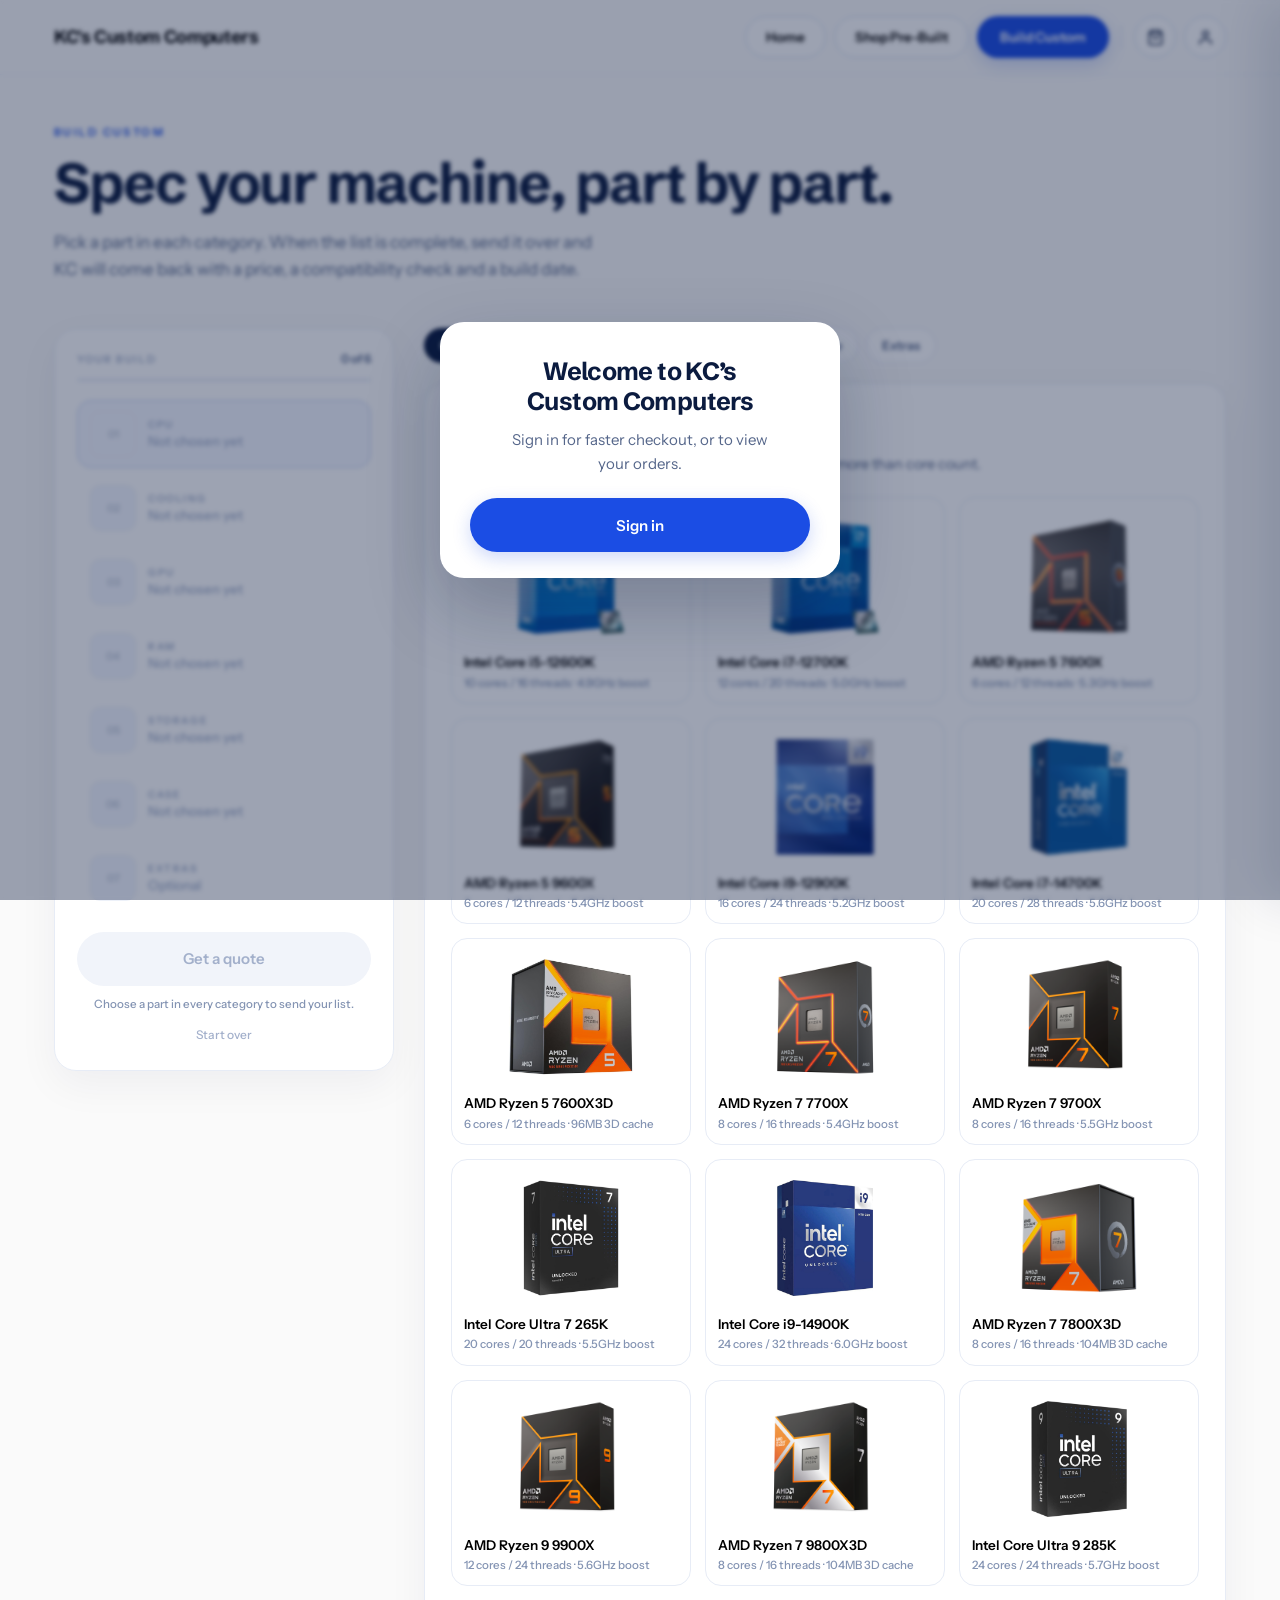
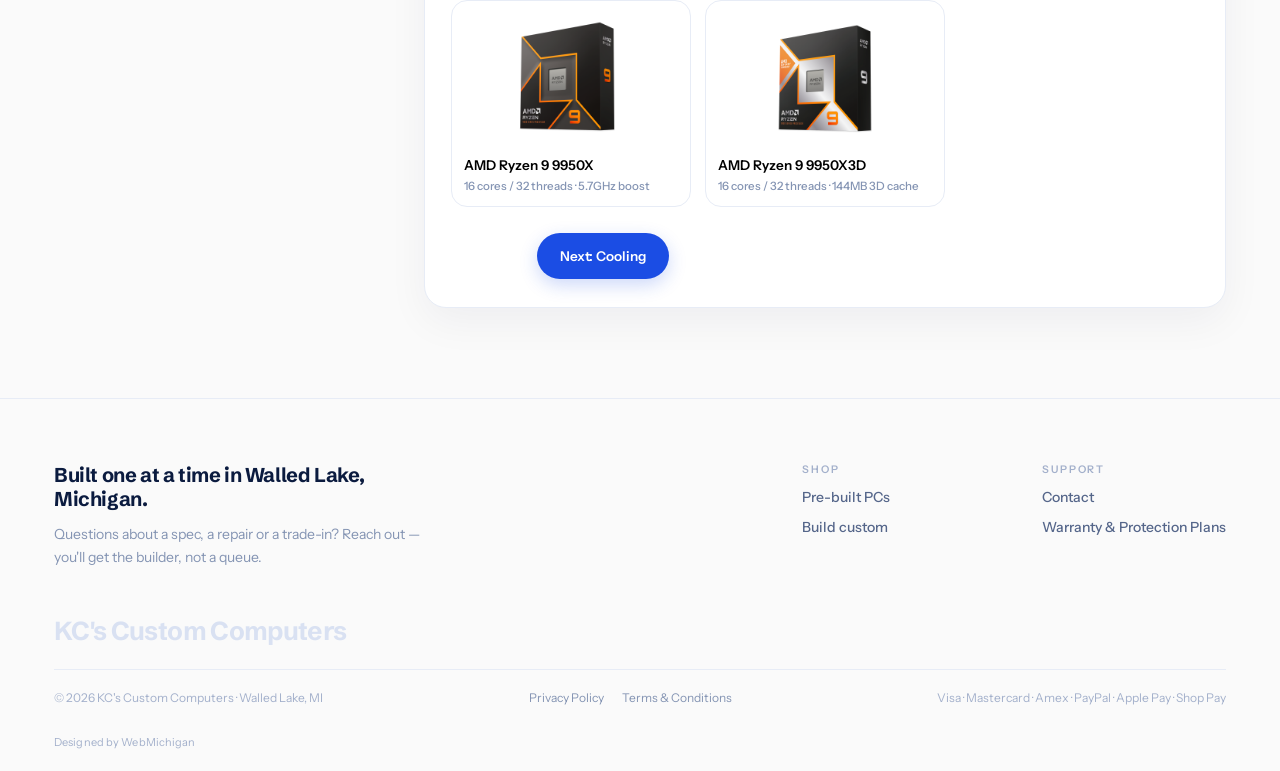
<file: build-custom.html>
<!DOCTYPE html>
<html lang="en">
<head>
<meta charset="utf-8">
<meta name="viewport" content="width=device-width, initial-scale=1">
<!-- SEO:BEGIN -->
<title>Build a Custom Gaming PC | KC's Custom Computers</title>
<meta name="description" content="Spec your own gaming PC part by part: CPU, GPU, cooling, storage and case. Every combination is checked for fit, then built and bench tested before it ships.">
<link rel="canonical" href="https://kcscustomcomputers.com/build-custom">
<meta name="robots" content="index,follow,max-image-preview:large">

<meta property="og:type" content="website">
<meta property="og:site_name" content="KC's Custom Computers">
<meta property="og:locale" content="en_US">
<meta property="og:title" content="Build a Custom Gaming PC | KC's Custom Computers">
<meta property="og:description" content="Spec your own gaming PC part by part: CPU, GPU, cooling, storage and case. Every combination is checked for fit, then built and bench tested before it ships.">
<meta property="og:url" content="https://kcscustomcomputers.com/build-custom">
<meta property="og:image" content="https://kcscustomcomputers.com/images/og-share.jpg">
<meta property="og:image:width" content="1200">
<meta property="og:image:height" content="630">
<meta property="og:image:alt" content="A complete custom PC build laid out on the bench">

<meta name="twitter:card" content="summary_large_image">
<meta name="twitter:title" content="Build a Custom Gaming PC | KC's Custom Computers">
<meta name="twitter:description" content="Spec your own gaming PC part by part: CPU, GPU, cooling, storage and case. Every combination is checked for fit, then built and bench tested before it ships.">
<meta name="twitter:image" content="https://kcscustomcomputers.com/images/og-share.jpg">
<meta name="twitter:image:alt" content="A complete custom PC build laid out on the bench">

<link rel="icon" href="/favicon.svg" type="image/svg+xml">
<link rel="icon" href="/favicon-32x32.png" sizes="32x32" type="image/png">
<link rel="apple-touch-icon" sizes="180x180" href="/apple-touch-icon.png">
<link rel="manifest" href="/site.webmanifest">
<meta name="theme-color" content="#1B4DE4">
<!-- SEO:END -->
<link rel="preconnect" href="https://fonts.googleapis.com">
<link rel="preconnect" href="https://fonts.gstatic.com" crossorigin>
<link href="https://fonts.googleapis.com/css2?family=Schibsted+Grotesk:wght@500;600;700;800&family=Instrument+Sans:wght@400;500;600;700&display=swap" rel="stylesheet">
<link rel="stylesheet" href="styles.css">
<link rel="stylesheet" href="builder.css">
<link rel="stylesheet" href="cart.css">
</head>
<body>
<nav class="nav nav--solid">
  <a class="nav__logo" href="index.html">KC's Custom Computers</a>
  <button class="nav__toggle" id="nav-toggle" aria-label="Menu" aria-expanded="false"><i></i></button>
  <div class="nav__actions" id="nav-actions">
    <a class="btn btn--ghost" href="index.html"><span class="nav__ico"><svg viewBox="0 0 24 24" width="16" height="16" fill="none" stroke="currentColor" stroke-width="1.9" stroke-linecap="round" stroke-linejoin="round" aria-hidden="true"><path d="M3 10.5 12 3l9 7.5"/><path d="M5 9.8V20a1 1 0 0 0 1 1h12a1 1 0 0 0 1-1V9.8"/><path d="M9.5 21v-6h5v6"/></svg></span>Home</a>
    <a class="btn btn--ghost" href="shop.html"><span class="nav__ico"><svg viewBox="0 0 24 24" width="16" height="16" fill="none" stroke="currentColor" stroke-width="1.9" stroke-linecap="round" stroke-linejoin="round" aria-hidden="true"><rect x="5" y="2.5" width="14" height="19" rx="2"/><path d="M9 7h6"/><path d="M9 11h6"/><circle cx="12" cy="17" r="1.6"/></svg></span>Shop Pre-Built</a>
    <a class="btn btn--primary" href="build-custom.html"><span class="nav__ico"><svg viewBox="0 0 24 24" width="16" height="16" fill="none" stroke="currentColor" stroke-width="1.9" stroke-linecap="round" stroke-linejoin="round" aria-hidden="true"><path d="M4 7h10"/><path d="M18 7h2"/><circle cx="16" cy="7" r="2"/><path d="M4 17h4"/><path d="M12 17h8"/><circle cx="10" cy="17" r="2"/></svg></span>Build Custom</a>
    <div class="nav__divider"></div>
    <!-- cart.js wires these: cart opens the drawer, account goes to Shopify -->
    <a class="btn btn--icon" href="" aria-label="Cart"><svg width="17" height="17" viewBox="0 0 24 24" fill="none" stroke="currentColor" stroke-width="1.9" stroke-linecap="round" stroke-linejoin="round"><path d="M6 2 3 6v14a2 2 0 0 0 2 2h14a2 2 0 0 0 2-2V6l-3-4Z"/><path d="M3 6h18"/><path d="M16 10a4 4 0 0 1-8 0"/></svg><span class="nav__label">Cart</span></a>
    <a class="btn btn--icon" href="" aria-label="Account"><svg width="17" height="17" viewBox="0 0 24 24" fill="none" stroke="currentColor" stroke-width="1.9" stroke-linecap="round" stroke-linejoin="round"><path d="M20 21v-2a4 4 0 0 0-4-4H8a4 4 0 0 0-4 4v2"/><circle cx="12" cy="7" r="4"/></svg><span class="nav__label">Account</span></a>
  </div>
</nav>

<main id="main">

<header class="page-head" style="padding-top:120px">
  <span class="eyebrow">Build custom</span>
  <h1>Spec your machine, part by part.</h1>
  <p>Pick a part in each category. When the list is complete, send it over and KC will come back with a price, a compatibility check and a build date.</p>
</header>

<section class="section" style="padding-top:34px">
  <div class="builder">

    <aside class="summary">
      <div class="summary__head">
        <span>YOUR BUILD</span>
        <span id="sum-count">0 of 6</span>
      </div>
      <div class="progress"><i id="sum-bar"></i></div>
      <div class="slots" id="slots"></div>
      <button type="button" class="btn btn--lg btn--block btn--disabled" id="quote-btn" style="margin-top:20px" disabled>Get a quote</button>
      <div class="finehint" id="quote-hint"></div>
      <button type="button" class="linkish" id="reset">Start over</button>
    </aside>

    <div style="min-width:0">
      <div class="tabs" id="tabs"></div>

      <div class="picker">
        <h2 id="pick-title"></h2>
        <p class="picker__blurb" id="pick-blurb"></p>

        <div class="optgrid" id="optgrid"></div>

        <!-- One free-text box, reused by whichever step asks for one: the
             case, and "Anything else?". Its heading and hint come from the
             category in components.js. -->
        <div id="freetext" hidden style="margin-top:22px">
          <div class="freetext__or" id="free-label">Or describe the one you want</div>
          <textarea class="field" id="case-input" rows="4"></textarea>
          <div id="free-hint" style="font:500 12px var(--ui);color:var(--ink-3);margin-top:10px"></div>
        </div>

        <div class="stepnav">
          <button type="button" class="btn btn--ghost" id="step-back">Back</button>
          <button type="button" class="btn btn--primary" id="step-next">Next</button>
        </div>
      </div>
    </div>
  </div>
</section>

<!-- Never shown. Netlify Forms only registers a form it finds in the HTML at
     deploy time, and the real quote is sent from builder.js, so this copy
     exists to declare the form and its fields. A field builder.js sends that
     is not listed here is silently dropped by Netlify. -->
<form name="quote" data-netlify="true" netlify-honeypot="bot-field" hidden>
  <input name="name"><input name="email"><input name="phone">
  <textarea name="build"></textarea><textarea name="notes"></textarea>
  <input name="bot-field">
</form>

<div class="modal" id="modal" hidden>
  <div class="modal__card">

    <div id="quote-form">
      <div class="modal__head">
        <div>
          <span class="eyebrow">Get a quote</span>
          <h2>Send KC your parts list.</h2>
        </div>
        <button type="button" class="modal__close" id="modal-close" aria-label="Close">&times;</button>
      </div>

      <div class="bom" id="bom"></div>

      <div class="formgrid">
        <label><span>Your name</span><input id="f-name" type="text" placeholder="KC Fegely"></label>
        <label><span>Email</span><input id="f-email" type="email" placeholder="you@email.com"></label>
        <label><span>Phone (optional)</span><input id="f-phone" type="tel" placeholder="(248) 000-0000"></label>
        <label><span>Notes for KC</span><textarea id="f-notes" rows="3" placeholder="Games you play, budget, deadline, questions…"></textarea></label>
      </div>

      <button type="button" class="btn btn--lg btn--block btn--disabled" id="send" style="margin-top:20px" disabled>Send my build request</button>
      <div class="sendfail" id="send-error" role="alert" hidden></div>
      <div class="finehint">No payment now. KC replies with a price before anything is ordered.</div>
    </div>

    <div class="sent" id="quote-sent" hidden>
      <div class="sent__mark">&#10003;</div>
      <h2>Request sent.</h2>
      <p>KC has your parts list and will reply with a price, a compatibility check and a build date. Usually within a day.</p>
      <button type="button" class="btn btn--primary btn--lg" id="sent-done" style="margin-top:22px">Done</button>
    </div>

  </div>
</div>

</main>

<footer class="footer">
  <div class="footer__top">
    <div class="footer__brand">
      <h3>Built one at a time in Walled Lake, Michigan.</h3>
      <p>Questions about a spec, a repair or a trade-in? Reach out &mdash; you'll get the builder, not a queue.</p>
    </div>
    <div class="footer__links">
      <details class="footer__col" open>
        <summary>SHOP<i class="footer__chev"></i></summary>
        <div>
          <a href="shop.html">Pre-built PCs</a>
          <a href="build-custom.html">Build custom</a>
        </div>
      </details>
      <details class="footer__col" open>
        <summary>SUPPORT<i class="footer__chev"></i></summary>
        <div>
          <a href="contact.html">Contact</a>
          <a href="warranty.html">Warranty &amp; Protection Plans</a>
        </div>
      </details>
    </div>
  </div>
  <div class="footer__mark">KC's Custom Computers</div>
  <div class="footer__legal">
    <span>&copy; 2026 KC's Custom Computers &middot; Walled Lake, MI</span>
    <nav class="footer__policies" aria-label="Legal"><a href="privacy.html">Privacy Policy</a><a href="terms.html">Terms &amp; Conditions</a></nav>
    <span>Visa &middot; Mastercard &middot; Amex &middot; PayPal &middot; Apple Pay &middot; Shop Pay</span>
  </div>
  <div class="footer__credit">Designed by WebMichigan</div>
</footer>

<script src="nav.js"></script>
<script src="shopify-config.js"></script>
<script src="products.js"></script>
<script src="shopify.js"></script>
<script src="plans.js"></script>
<script src="cart.js"></script>
<script src="welcome.js"></script>
<script src="components.js"></script>
<script src="builder.js"></script>
</body>
</html>
</file>
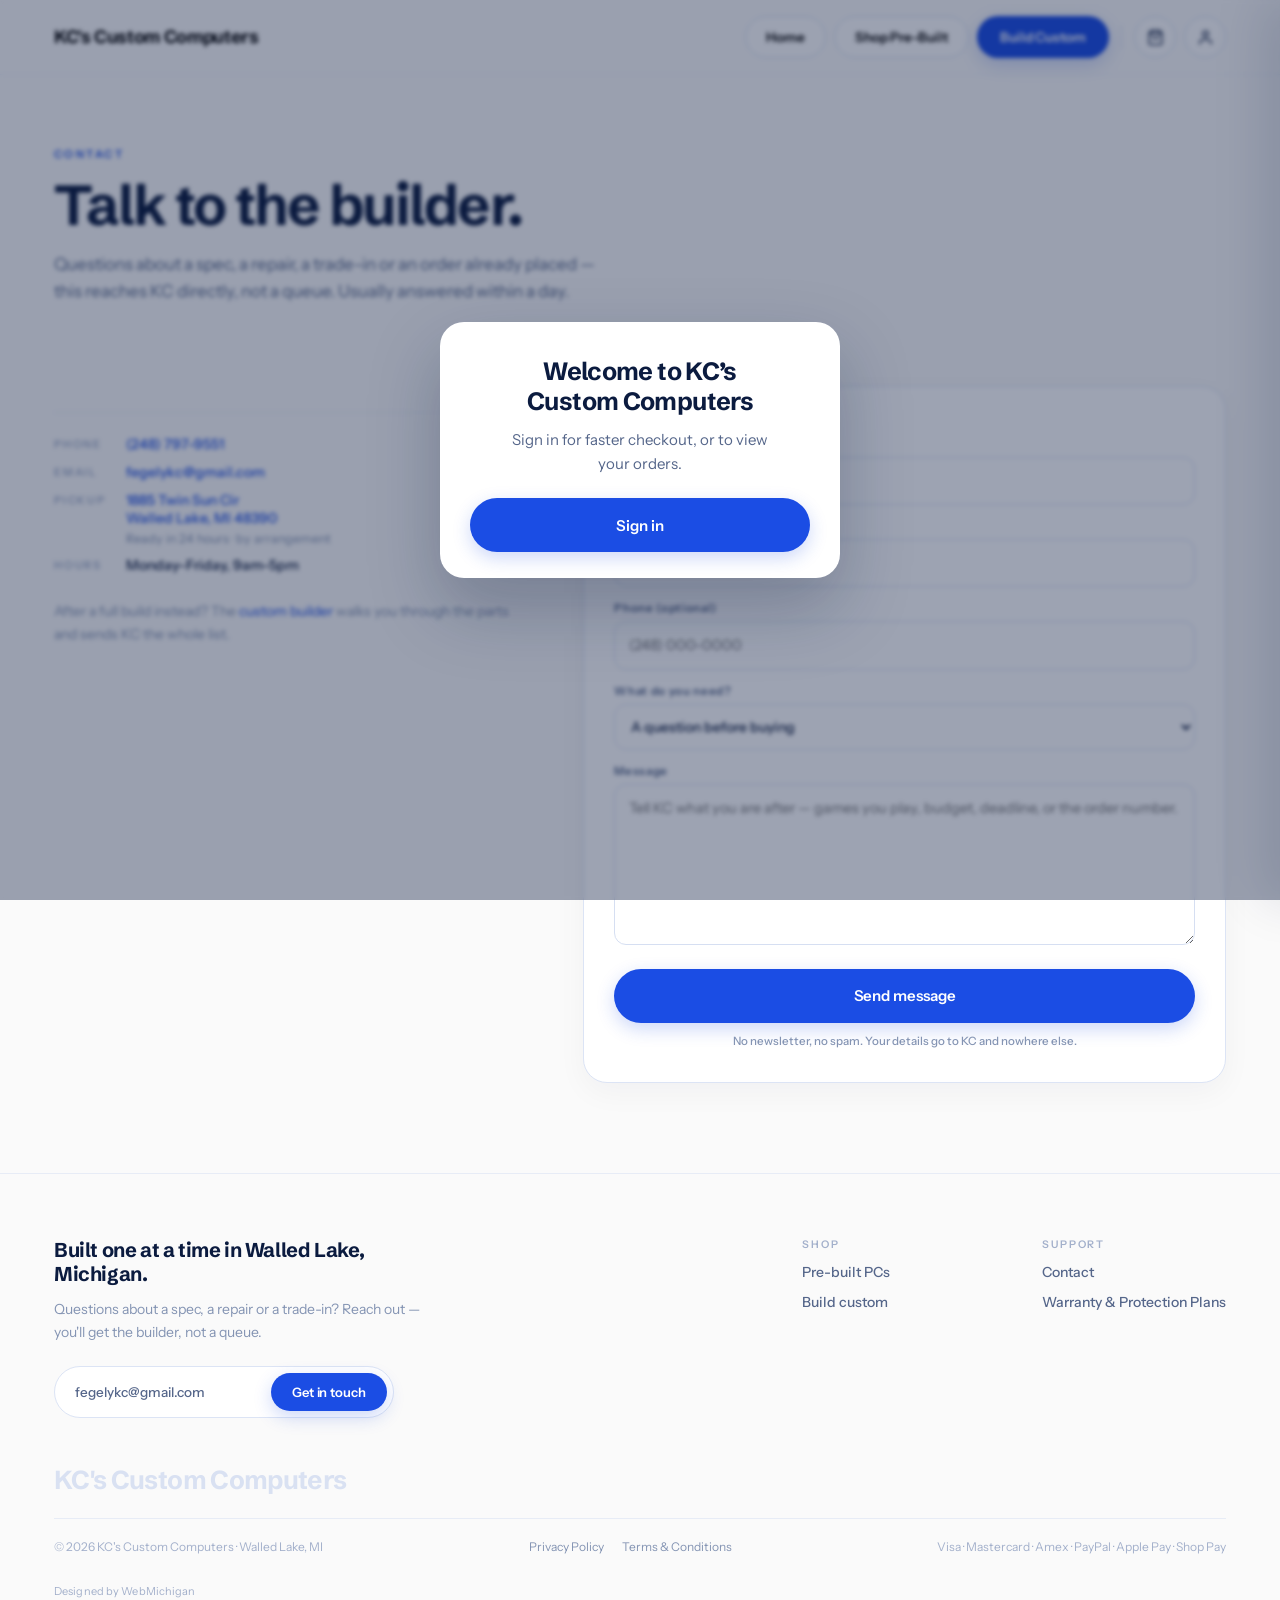
<file: contact.html>
<!DOCTYPE html>
<html lang="en">
<head>
<meta charset="utf-8">
<meta name="viewport" content="width=device-width, initial-scale=1">
<!-- SEO:BEGIN -->
<title>Contact KC | Custom PC Builder in Walled Lake, MI</title>
<meta name="description" content="Questions about a spec, a repair, a trade-in or an order? Reach KC directly at the Walled Lake, Michigan workshop. You get the builder, not a queue.">
<link rel="canonical" href="https://kcscustomcomputers.com/contact">
<meta name="robots" content="index,follow,max-image-preview:large">

<meta property="og:type" content="website">
<meta property="og:site_name" content="KC's Custom Computers">
<meta property="og:locale" content="en_US">
<meta property="og:title" content="Contact KC | Custom PC Builder in Walled Lake, MI">
<meta property="og:description" content="Questions about a spec, a repair, a trade-in or an order? Reach KC directly at the Walled Lake, Michigan workshop. You get the builder, not a queue.">
<meta property="og:url" content="https://kcscustomcomputers.com/contact">
<meta property="og:image" content="https://kcscustomcomputers.com/images/og-share.jpg">
<meta property="og:image:width" content="1200">
<meta property="og:image:height" content="630">
<meta property="og:image:alt" content="A complete custom PC build laid out on the bench">

<meta name="twitter:card" content="summary_large_image">
<meta name="twitter:title" content="Contact KC | Custom PC Builder in Walled Lake, MI">
<meta name="twitter:description" content="Questions about a spec, a repair, a trade-in or an order? Reach KC directly at the Walled Lake, Michigan workshop. You get the builder, not a queue.">
<meta name="twitter:image" content="https://kcscustomcomputers.com/images/og-share.jpg">
<meta name="twitter:image:alt" content="A complete custom PC build laid out on the bench">

<link rel="icon" href="/favicon.svg" type="image/svg+xml">
<link rel="icon" href="/favicon-32x32.png" sizes="32x32" type="image/png">
<link rel="apple-touch-icon" sizes="180x180" href="/apple-touch-icon.png">
<link rel="manifest" href="/site.webmanifest">
<meta name="theme-color" content="#1B4DE4">
<!-- SEO:END -->
<script type="application/ld+json">
{
  "@context": "https://schema.org",
  "@type": "LocalBusiness",
  "@id": "https://kcscustomcomputers.com/#business",
  "name": "KC's Custom Computers",
  "url": "https://kcscustomcomputers.com/",
  "image": "https://kcscustomcomputers.com/images/og-share.jpg",
  "email": "fegelykc@gmail.com",
  "telephone": "+12487979551",
  "sameAs": ["https://share.google/9IZlOvDmfJdsKDCNV"],
  "openingHoursSpecification": {
    "@type": "OpeningHoursSpecification",
    "dayOfWeek": ["Monday", "Tuesday", "Wednesday", "Thursday", "Friday"],
    "opens": "09:00",
    "closes": "17:00"
  },
  "address": {
    "@type": "PostalAddress",
    "streetAddress": "1885 Twin Sun Cir",
    "addressLocality": "Walled Lake",
    "addressRegion": "MI",
    "postalCode": "48390",
    "addressCountry": "US"
  },
  "hasMap": "https://www.google.com/maps/search/?api=1&query=1885+Twin+Sun+Cir+Walled+Lake+MI+48390",
  "areaServed": { "@type": "AdministrativeArea", "name": "Metro Detroit, Michigan" }
}
</script>

<link rel="preconnect" href="https://fonts.googleapis.com">
<link rel="preconnect" href="https://fonts.gstatic.com" crossorigin>
<link href="https://fonts.googleapis.com/css2?family=Schibsted+Grotesk:wght@500;600;700;800&family=Instrument+Sans:wght@400;500;600;700&display=swap" rel="stylesheet">
<link rel="stylesheet" href="styles.css">
<link rel="stylesheet" href="builder.css">
<link rel="stylesheet" href="cart.css">
</head>
<body>
<nav class="nav nav--solid">
  <a class="nav__logo" href="index.html">KC's Custom Computers</a>
  <button class="nav__toggle" id="nav-toggle" aria-label="Menu" aria-expanded="false"><i></i></button>
  <div class="nav__actions" id="nav-actions">
    <a class="btn btn--ghost" href="index.html"><span class="nav__ico"><svg viewBox="0 0 24 24" width="16" height="16" fill="none" stroke="currentColor" stroke-width="1.9" stroke-linecap="round" stroke-linejoin="round" aria-hidden="true"><path d="M3 10.5 12 3l9 7.5"/><path d="M5 9.8V20a1 1 0 0 0 1 1h12a1 1 0 0 0 1-1V9.8"/><path d="M9.5 21v-6h5v6"/></svg></span>Home</a>
    <a class="btn btn--ghost" href="shop.html"><span class="nav__ico"><svg viewBox="0 0 24 24" width="16" height="16" fill="none" stroke="currentColor" stroke-width="1.9" stroke-linecap="round" stroke-linejoin="round" aria-hidden="true"><rect x="5" y="2.5" width="14" height="19" rx="2"/><path d="M9 7h6"/><path d="M9 11h6"/><circle cx="12" cy="17" r="1.6"/></svg></span>Shop Pre-Built</a>
    <a class="btn btn--primary" href="build-custom.html"><span class="nav__ico"><svg viewBox="0 0 24 24" width="16" height="16" fill="none" stroke="currentColor" stroke-width="1.9" stroke-linecap="round" stroke-linejoin="round" aria-hidden="true"><path d="M4 7h10"/><path d="M18 7h2"/><circle cx="16" cy="7" r="2"/><path d="M4 17h4"/><path d="M12 17h8"/><circle cx="10" cy="17" r="2"/></svg></span>Build Custom</a>
    <div class="nav__divider"></div>
    <!-- cart.js wires these: cart opens the drawer, account goes to Shopify -->
    <a class="btn btn--icon" href="" aria-label="Cart"><svg width="17" height="17" viewBox="0 0 24 24" fill="none" stroke="currentColor" stroke-width="1.9" stroke-linecap="round" stroke-linejoin="round"><path d="M6 2 3 6v14a2 2 0 0 0 2 2h14a2 2 0 0 0 2-2V6l-3-4Z"/><path d="M3 6h18"/><path d="M16 10a4 4 0 0 1-8 0"/></svg><span class="nav__label">Cart</span></a>
    <a class="btn btn--icon" href="" aria-label="Account"><svg width="17" height="17" viewBox="0 0 24 24" fill="none" stroke="currentColor" stroke-width="1.9" stroke-linecap="round" stroke-linejoin="round"><path d="M20 21v-2a4 4 0 0 0-4-4H8a4 4 0 0 0-4 4v2"/><circle cx="12" cy="7" r="4"/></svg><span class="nav__label">Account</span></a>
  </div>
</nav>

<main id="main">

<header class="page-head">
  <span class="eyebrow">Contact</span>
  <h1>Talk to the builder.</h1>
  <p>Questions about a spec, a repair, a trade-in or an order already placed &mdash; this reaches KC directly, not a queue. Usually answered within a day.</p>
</header>

<section class="section section--tight">

  <div class="contact">
    <div class="contact__intro">
      <dl class="contact__meta">
        <dt>Phone</dt><dd><a href="tel:+12487979551">(248) 797-9551</a></dd>
        <dt>Email</dt><dd><a href="mailto:fegelykc@gmail.com">fegelykc@gmail.com</a></dd>
        <dt>Pickup</dt><dd>
          <a href="https://www.google.com/maps/search/?api=1&amp;query=1885+Twin+Sun+Cir+Walled+Lake+MI+48390" target="_blank" rel="noopener">
            1885 Twin Sun Cir<br>Walled Lake, MI 48390
          </a>
          <span class="contact__note">Ready in 24 hours &middot; by arrangement</span>
        </dd>
        <dt>Hours</dt><dd>Monday&ndash;Friday, 9am&ndash;5pm</dd>
      </dl>
      <p class="contact__aside">After a full build instead? The <a href="build-custom.html">custom builder</a> walks you through the parts and sends KC the whole list.</p>
    </div>

    <!-- Netlify Forms: the attributes below are read at deploy time by
         Netlify's build, which strips them and wires up the backend. They do
         nothing on any other host. -->
    <form class="contact__form" name="contact" method="POST"
          data-netlify="true" netlify-honeypot="bot-field" action="/thanks.html">
      <input type="hidden" name="form-name" value="contact">
      <p class="contact__hp"><label>Leave this empty <input name="bot-field"></label></p>

      <div class="formgrid">
        <label><span>Your name</span><input name="name" type="text" required placeholder="Your name"></label>
        <label><span>Email</span><input name="email" type="email" required placeholder="you@email.com"></label>
        <label><span>Phone (optional)</span><input name="phone" type="tel" placeholder="(248) 000-0000"></label>
        <label><span>What do you need?</span>
          <select name="topic">
            <option>A question before buying</option>
            <option>An order I already placed</option>
            <option>A repair or upgrade</option>
            <option>A trade-in</option>
            <option>Something else</option>
          </select>
        </label>
        <label class="formgrid__wide"><span>Message</span><textarea name="message" rows="6" required placeholder="Tell KC what you are after — games you play, budget, deadline, or the order number."></textarea></label>
      </div>

      <button type="submit" class="btn btn--primary btn--lg btn--block" style="margin-top:20px">Send message</button>
      <div class="finehint">No newsletter, no spam. Your details go to KC and nowhere else.</div>
      <div class="finehint" id="contact-fallback" hidden>Your email app should have opened with the message ready to send. If it did not, email <a href="mailto:fegelykc@gmail.com">fegelykc@gmail.com</a> directly.</div>
    </form>
  </div>
</section>

</main>

<footer class="footer">
  <div class="footer__top">
    <div class="footer__brand">
      <h3>Built one at a time in Walled Lake, Michigan.</h3>
      <p>Questions about a spec, a repair or a trade-in? Reach out &mdash; you'll get the builder, not a queue.</p>
      <div class="footer__mail">
        <a href="mailto:fegelykc@gmail.com">fegelykc@gmail.com</a>
        <a class="btn btn--primary" href="contact.html">Get in touch</a>
      </div>
    </div>
    <div class="footer__links">
      <details class="footer__col" open>
        <summary>SHOP<i class="footer__chev"></i></summary>
        <div>
          <a href="shop.html">Pre-built PCs</a>
          <a href="build-custom.html">Build custom</a>
        </div>
      </details>
      <details class="footer__col" open>
        <summary>SUPPORT<i class="footer__chev"></i></summary>
        <div>
          <a href="contact.html">Contact</a>
          <a href="warranty.html">Warranty &amp; Protection Plans</a>
        </div>
      </details>
    </div>
  </div>
  <div class="footer__mark">KC's Custom Computers</div>
  <div class="footer__legal">
    <span>&copy; 2026 KC's Custom Computers &middot; Walled Lake, MI</span>
    <nav class="footer__policies" aria-label="Legal"><a href="privacy.html">Privacy Policy</a><a href="terms.html">Terms &amp; Conditions</a></nav>
    <span>Visa &middot; Mastercard &middot; Amex &middot; PayPal &middot; Apple Pay &middot; Shop Pay</span>
  </div>
  <div class="footer__credit">Designed by WebMichigan</div>
</footer>
<script src="nav.js"></script>
<script src="shopify-config.js"></script>
<script src="products.js"></script>
<script src="shopify.js"></script>
<script src="plans.js"></script>
<script src="cart.js"></script>
<script src="welcome.js"></script>
<script src="contact.js"></script>
</body>
</html>
</file>
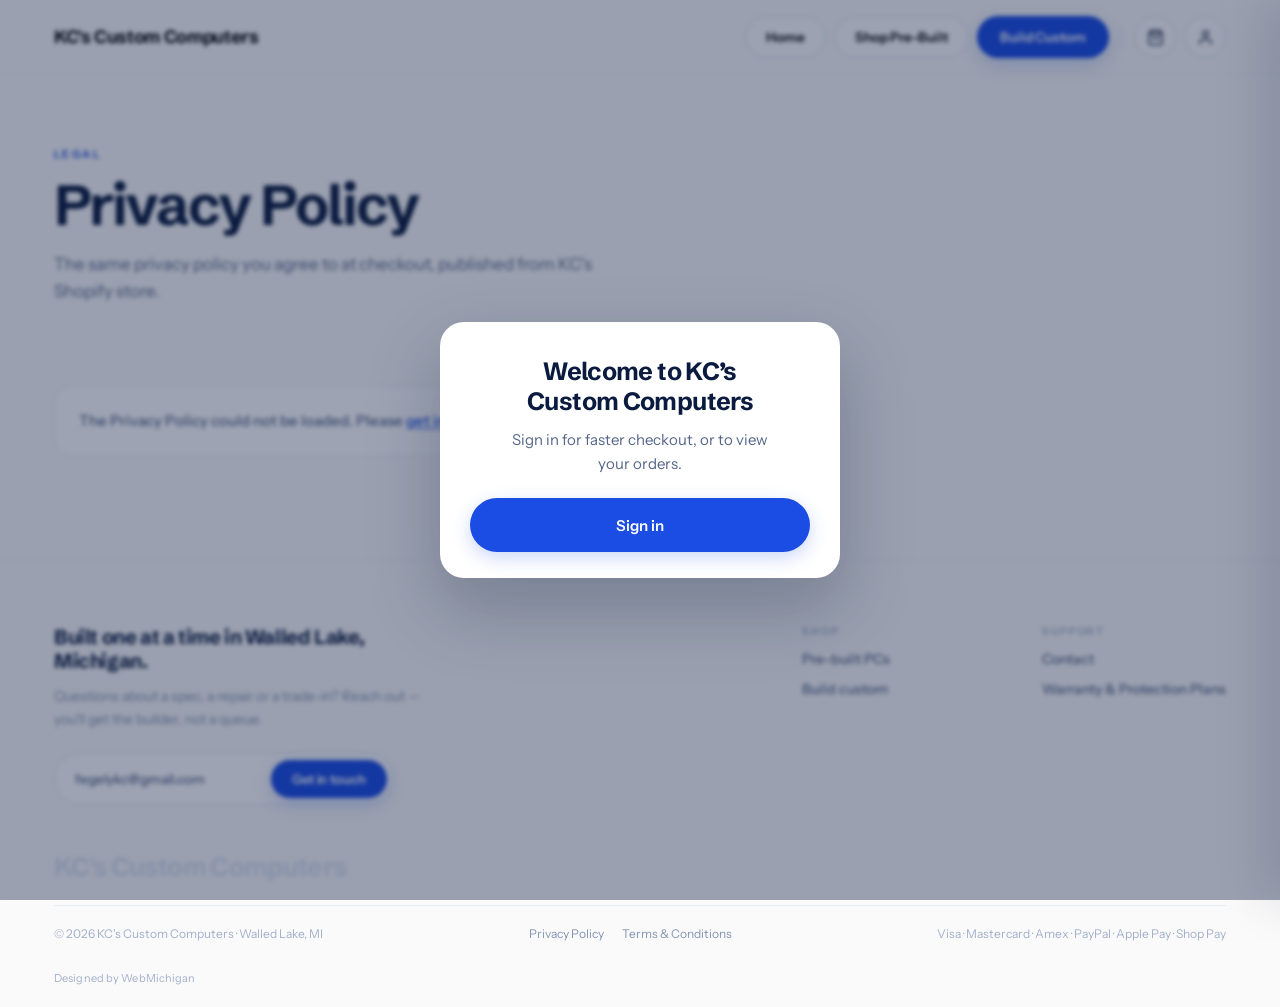
<file: privacy.html>
<!DOCTYPE html>
<html lang="en">
<head>
<meta charset="utf-8">
<meta name="viewport" content="width=device-width, initial-scale=1">
<!-- SEO:BEGIN -->
<title>Privacy Policy | KC's Custom Computers</title>
<meta name="description" content="How KC's Custom Computers collects, uses and protects your personal information when you browse, order or get in touch.">
<link rel="canonical" href="https://kcscustomcomputers.com/privacy">
<meta name="robots" content="index,follow">

<meta property="og:type" content="website">
<meta property="og:site_name" content="KC's Custom Computers">
<meta property="og:locale" content="en_US">
<meta property="og:title" content="Privacy Policy | KC's Custom Computers">
<meta property="og:description" content="How KC's Custom Computers collects, uses and protects your personal information when you browse, order or get in touch.">
<meta property="og:url" content="https://kcscustomcomputers.com/privacy">
<meta property="og:image" content="https://kcscustomcomputers.com/images/og-share.jpg">
<meta property="og:image:width" content="1200">
<meta property="og:image:height" content="630">
<meta property="og:image:alt" content="A complete custom PC build laid out on the bench">

<meta name="twitter:card" content="summary_large_image">
<meta name="twitter:title" content="Privacy Policy | KC's Custom Computers">
<meta name="twitter:description" content="How KC's Custom Computers collects, uses and protects your personal information when you browse, order or get in touch.">
<meta name="twitter:image" content="https://kcscustomcomputers.com/images/og-share.jpg">
<meta name="twitter:image:alt" content="A complete custom PC build laid out on the bench">

<link rel="icon" href="/favicon.svg" type="image/svg+xml">
<link rel="icon" href="/favicon-32x32.png" sizes="32x32" type="image/png">
<link rel="apple-touch-icon" sizes="180x180" href="/apple-touch-icon.png">
<link rel="manifest" href="/site.webmanifest">
<meta name="theme-color" content="#1B4DE4">
<!-- SEO:END -->
<link rel="preconnect" href="https://fonts.googleapis.com">
<link rel="preconnect" href="https://fonts.gstatic.com" crossorigin>
<link href="https://fonts.googleapis.com/css2?family=Schibsted+Grotesk:wght@500;600;700;800&family=Instrument+Sans:wght@400;500;600;700&display=swap" rel="stylesheet">
<link rel="stylesheet" href="styles.css">
<link rel="stylesheet" href="builder.css">
<link rel="stylesheet" href="cart.css">
</head>
<body>
<nav class="nav nav--solid">
  <a class="nav__logo" href="index.html">KC's Custom Computers</a>
  <button class="nav__toggle" id="nav-toggle" aria-label="Menu" aria-expanded="false"><i></i></button>
  <div class="nav__actions" id="nav-actions">
    <a class="btn btn--ghost" href="index.html"><span class="nav__ico"><svg viewBox="0 0 24 24" width="16" height="16" fill="none" stroke="currentColor" stroke-width="1.9" stroke-linecap="round" stroke-linejoin="round" aria-hidden="true"><path d="M3 10.5 12 3l9 7.5"/><path d="M5 9.8V20a1 1 0 0 0 1 1h12a1 1 0 0 0 1-1V9.8"/><path d="M9.5 21v-6h5v6"/></svg></span>Home</a>
    <a class="btn btn--ghost" href="shop.html"><span class="nav__ico"><svg viewBox="0 0 24 24" width="16" height="16" fill="none" stroke="currentColor" stroke-width="1.9" stroke-linecap="round" stroke-linejoin="round" aria-hidden="true"><rect x="5" y="2.5" width="14" height="19" rx="2"/><path d="M9 7h6"/><path d="M9 11h6"/><circle cx="12" cy="17" r="1.6"/></svg></span>Shop Pre-Built</a>
    <a class="btn btn--primary" href="build-custom.html"><span class="nav__ico"><svg viewBox="0 0 24 24" width="16" height="16" fill="none" stroke="currentColor" stroke-width="1.9" stroke-linecap="round" stroke-linejoin="round" aria-hidden="true"><path d="M4 7h10"/><path d="M18 7h2"/><circle cx="16" cy="7" r="2"/><path d="M4 17h4"/><path d="M12 17h8"/><circle cx="10" cy="17" r="2"/></svg></span>Build Custom</a>
    <div class="nav__divider"></div>
    <!-- cart.js wires these: cart opens the drawer, account goes to Shopify -->
    <a class="btn btn--icon" href="" aria-label="Cart"><svg width="17" height="17" viewBox="0 0 24 24" fill="none" stroke="currentColor" stroke-width="1.9" stroke-linecap="round" stroke-linejoin="round"><path d="M6 2 3 6v14a2 2 0 0 0 2 2h14a2 2 0 0 0 2-2V6l-3-4Z"/><path d="M3 6h18"/><path d="M16 10a4 4 0 0 1-8 0"/></svg><span class="nav__label">Cart</span></a>
    <a class="btn btn--icon" href="" aria-label="Account"><svg width="17" height="17" viewBox="0 0 24 24" fill="none" stroke="currentColor" stroke-width="1.9" stroke-linecap="round" stroke-linejoin="round"><path d="M20 21v-2a4 4 0 0 0-4-4H8a4 4 0 0 0-4 4v2"/><circle cx="12" cy="7" r="4"/></svg><span class="nav__label">Account</span></a>
  </div>
</nav>

<main id="main">

<header class="page-head">
  <span class="eyebrow">Legal</span>
  <h1>Privacy Policy</h1>
  <p>The same privacy policy you agree to at checkout, published from KC's Shopify store.</p>
</header>

<section class="section section--tight">
  <!-- Filled by policy.js from KC's Shopify store. What is written here only
       shows while it loads, or if JavaScript is off. -->
  <article class="policy" id="policy" data-policy="privacyPolicy" data-name="Privacy Policy" aria-busy="true">
    <p class="policy__status">Loading the privacy policy&hellip;</p>
    <noscript><p class="policy__status">This page needs JavaScript to load the privacy policy. Email <a href="mailto:fegelykc@gmail.com">fegelykc@gmail.com</a> for a copy.</p></noscript>
  </article>
</section>

</main>

<footer class="footer">
  <div class="footer__top">
    <div class="footer__brand">
      <h3>Built one at a time in Walled Lake, Michigan.</h3>
      <p>Questions about a spec, a repair or a trade-in? Reach out &mdash; you'll get the builder, not a queue.</p>
      <div class="footer__mail">
        <a href="mailto:fegelykc@gmail.com">fegelykc@gmail.com</a>
        <a class="btn btn--primary" href="contact.html">Get in touch</a>
      </div>
    </div>
    <div class="footer__links">
      <details class="footer__col" open>
        <summary>SHOP<i class="footer__chev"></i></summary>
        <div>
          <a href="shop.html">Pre-built PCs</a>
          <a href="build-custom.html">Build custom</a>
        </div>
      </details>
      <details class="footer__col" open>
        <summary>SUPPORT<i class="footer__chev"></i></summary>
        <div>
          <a href="contact.html">Contact</a>
          <a href="warranty.html">Warranty &amp; Protection Plans</a>
        </div>
      </details>
    </div>
  </div>
  <div class="footer__mark">KC's Custom Computers</div>
  <div class="footer__legal">
    <span>&copy; 2026 KC's Custom Computers &middot; Walled Lake, MI</span>
    <nav class="footer__policies" aria-label="Legal"><a href="privacy.html">Privacy Policy</a><a href="terms.html">Terms &amp; Conditions</a></nav>
    <span>Visa &middot; Mastercard &middot; Amex &middot; PayPal &middot; Apple Pay &middot; Shop Pay</span>
  </div>
  <div class="footer__credit">Designed by WebMichigan</div>
</footer>
<script src="nav.js"></script>
<script src="shopify-config.js"></script>
<script src="products.js"></script>
<script src="shopify.js"></script>
<script src="plans.js"></script>
<script src="cart.js"></script>
<script src="welcome.js"></script>
<script src="policy.js"></script>
</body>
</html>
</file>
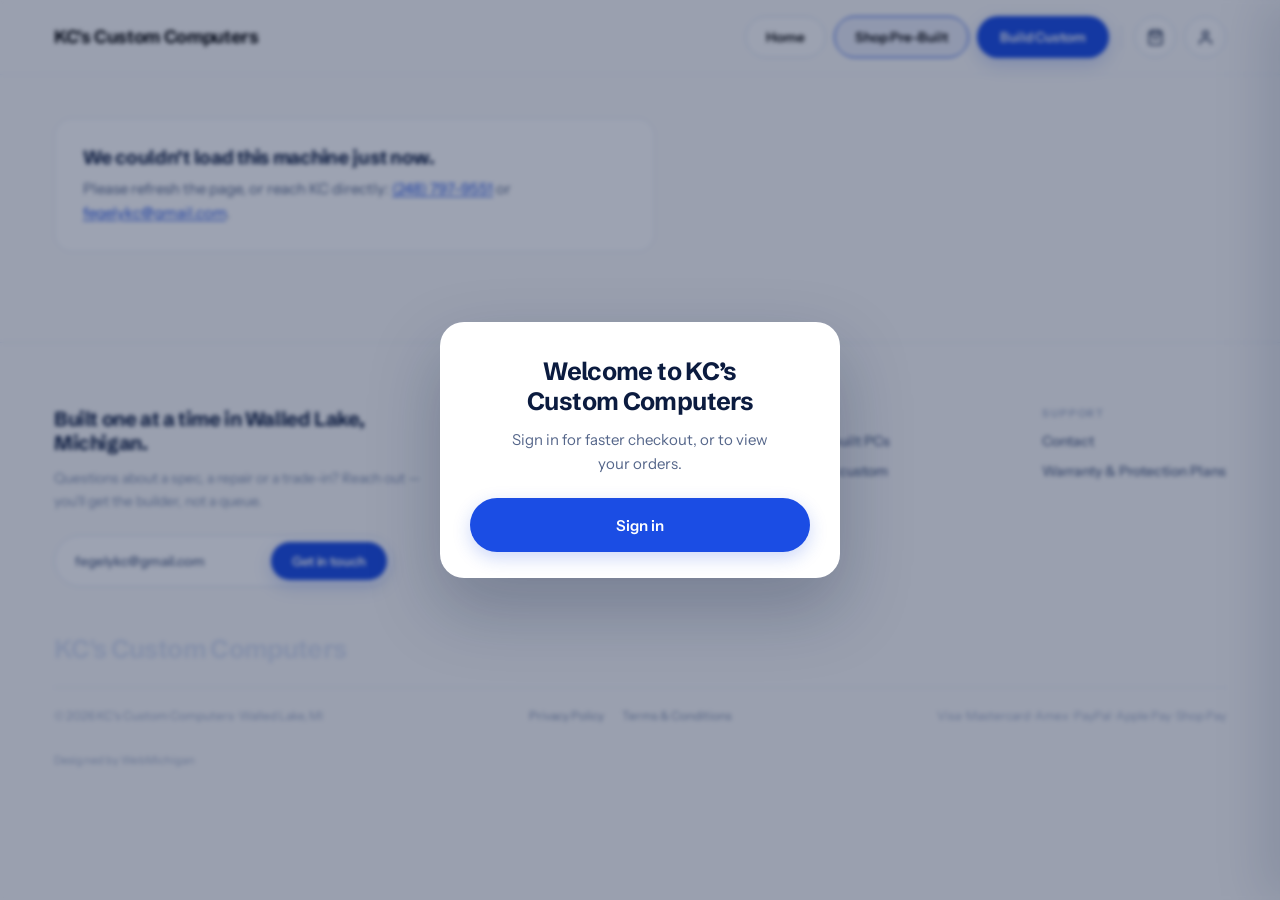
<file: product.html>
<!DOCTYPE html>
<html lang="en">
<head>
<meta charset="utf-8">
<meta name="viewport" content="width=device-width, initial-scale=1">
<!-- SEO:BEGIN -->
<title>Custom Gaming PC | KC's Custom Computers</title>
<meta name="description" content="Full specification, bench-measured frame rates and live stock for this hand-built gaming PC from KC's Custom Computers in Walled Lake, Michigan.">
<link rel="canonical" href="https://kcscustomcomputers.com/product">
<meta name="robots" content="index,follow,max-image-preview:large">

<meta property="og:type" content="website">
<meta property="og:site_name" content="KC's Custom Computers">
<meta property="og:locale" content="en_US">
<meta property="og:title" content="Custom Gaming PC | KC's Custom Computers">
<meta property="og:description" content="Full specification, bench-measured frame rates and live stock for this hand-built gaming PC from KC's Custom Computers in Walled Lake, Michigan.">
<meta property="og:url" content="https://kcscustomcomputers.com/product">
<meta property="og:image" content="https://kcscustomcomputers.com/images/og-share.jpg">
<meta property="og:image:width" content="1200">
<meta property="og:image:height" content="630">
<meta property="og:image:alt" content="A complete custom PC build laid out on the bench">

<meta name="twitter:card" content="summary_large_image">
<meta name="twitter:title" content="Custom Gaming PC | KC's Custom Computers">
<meta name="twitter:description" content="Full specification, bench-measured frame rates and live stock for this hand-built gaming PC from KC's Custom Computers in Walled Lake, Michigan.">
<meta name="twitter:image" content="https://kcscustomcomputers.com/images/og-share.jpg">
<meta name="twitter:image:alt" content="A complete custom PC build laid out on the bench">

<link rel="icon" href="/favicon.svg" type="image/svg+xml">
<link rel="icon" href="/favicon-32x32.png" sizes="32x32" type="image/png">
<link rel="apple-touch-icon" sizes="180x180" href="/apple-touch-icon.png">
<link rel="manifest" href="/site.webmanifest">
<meta name="theme-color" content="#1B4DE4">
<!-- SEO:END -->
<link rel="preconnect" href="https://fonts.googleapis.com">
<link rel="preconnect" href="https://fonts.gstatic.com" crossorigin>
<link href="https://fonts.googleapis.com/css2?family=Schibsted+Grotesk:wght@500;600;700;800&family=Instrument+Sans:wght@400;500;600;700&display=swap" rel="stylesheet">
<link rel="stylesheet" href="styles.css">
<link rel="stylesheet" href="builder.css">
<link rel="stylesheet" href="cart.css">
</head>
<body>
<nav class="nav nav--solid">
  <a class="nav__logo" href="index.html">KC's Custom Computers</a>
  <button class="nav__toggle" id="nav-toggle" aria-label="Menu" aria-expanded="false"><i></i></button>
  <div class="nav__actions" id="nav-actions">
    <a class="btn btn--ghost" href="index.html"><span class="nav__ico"><svg viewBox="0 0 24 24" width="16" height="16" fill="none" stroke="currentColor" stroke-width="1.9" stroke-linecap="round" stroke-linejoin="round" aria-hidden="true"><path d="M3 10.5 12 3l9 7.5"/><path d="M5 9.8V20a1 1 0 0 0 1 1h12a1 1 0 0 0 1-1V9.8"/><path d="M9.5 21v-6h5v6"/></svg></span>Home</a>
    <a class="btn btn--ghost is-active" href="shop.html"><span class="nav__ico"><svg viewBox="0 0 24 24" width="16" height="16" fill="none" stroke="currentColor" stroke-width="1.9" stroke-linecap="round" stroke-linejoin="round" aria-hidden="true"><rect x="5" y="2.5" width="14" height="19" rx="2"/><path d="M9 7h6"/><path d="M9 11h6"/><circle cx="12" cy="17" r="1.6"/></svg></span>Shop Pre-Built</a>
    <a class="btn btn--primary" href="build-custom.html"><span class="nav__ico"><svg viewBox="0 0 24 24" width="16" height="16" fill="none" stroke="currentColor" stroke-width="1.9" stroke-linecap="round" stroke-linejoin="round" aria-hidden="true"><path d="M4 7h10"/><path d="M18 7h2"/><circle cx="16" cy="7" r="2"/><path d="M4 17h4"/><path d="M12 17h8"/><circle cx="10" cy="17" r="2"/></svg></span>Build Custom</a>
    <div class="nav__divider"></div>
    <!-- cart.js wires these: cart opens the drawer, account goes to Shopify -->
    <a class="btn btn--icon" href="" aria-label="Cart"><svg width="17" height="17" viewBox="0 0 24 24" fill="none" stroke="currentColor" stroke-width="1.9" stroke-linecap="round" stroke-linejoin="round"><path d="M6 2 3 6v14a2 2 0 0 0 2 2h14a2 2 0 0 0 2-2V6l-3-4Z"/><path d="M3 6h18"/><path d="M16 10a4 4 0 0 1-8 0"/></svg><span class="nav__label">Cart</span></a>
    <a class="btn btn--icon" href="" aria-label="Account"><svg width="17" height="17" viewBox="0 0 24 24" fill="none" stroke="currentColor" stroke-width="1.9" stroke-linecap="round" stroke-linejoin="round"><path d="M20 21v-2a4 4 0 0 0-4-4H8a4 4 0 0 0-4 4v2"/><circle cx="12" cy="7" r="4"/></svg><span class="nav__label">Account</span></a>
  </div>
</nav>

<main id="main">

<section class="section" style="padding-top:118px">
  <nav class="crumbs">
    <a href="shop.html" id="crumb-link">Shop Pre-Built</a><span>/</span><span id="crumb-name" style="color:var(--ink-2)"></span>
  </nav>

  <div class="product">
    <div>
      <div class="product__stage">
        <img id="p-shot" src="" alt="">
        <span class="pill" id="p-stock"></span>
      </div>
      <div class="thumbs" id="p-thumbs"></div>
    </div>

    <div>
      <span class="eyebrow" id="p-kind"></span>
      <h1 id="p-name"></h1>
      <p class="product__tagline" id="p-tagline"></p>

      <div class="product__price">
        <b id="p-price"></b>
        <span style="font:500 13px var(--ui);color:var(--ink-3)" id="p-price-note">Windows 11 Pro included &middot; no bloatware</span>
      </div>

      <!-- Colour, length and any other choice an accessory offers. Empty and
           hidden on a PC, which has nothing to choose. -->
      <div class="opts" id="p-opts" hidden></div>

      <!-- Protection plans, then accessories. Both are offered with a PC and
           added to the cart in the same click as the build; both are hidden on
           a page that is not a computer. Filled by product.js from the
           `protection` and `accessories` collections. -->
      <div class="addons addons--plans" id="p-plans" hidden></div>
      <div class="addons" id="p-addons" hidden></div>

      <div class="buybar">
        <div class="qty">
          <button type="button" id="q-dec" aria-label="Decrease quantity">&minus;</button>
          <span id="q-val">1</span>
          <button type="button" id="q-inc" aria-label="Increase quantity">+</button>
        </div>
        <!-- Shopify: swap for a form posting variant id + quantity to /cart/add -->
        <button type="button" class="btn btn--primary" id="p-buy">Add to cart</button>
      </div>
      <div class="buynote" id="p-note"></div>

      <div class="block" id="p-specs-block">
        <div class="block__label">FULL SPECIFICATION</div>
        <div style="margin-top:12px" id="p-specs"></div>
      </div>

      <div class="block" id="p-bench-block" style="border-top:none;padding-top:0;margin-top:26px">
        <div class="block__head">
          <div class="block__label">MEASURED ON THE BENCH</div>
          <div class="restabs" id="p-res" role="tablist" aria-label="Benchmark resolution"></div>
        </div>
        <div style="margin-top:14px" id="p-bench"></div>
      </div>

      <div class="block" id="p-scores" style="border-top:none;padding-top:0;margin-top:26px" hidden>
        <div class="block__label">BENCHMARK SCORES</div>
        <div style="margin-top:12px" id="p-scores-list"></div>
      </div>

      <!-- KC's disclaimer, once, under both blocks rather than wedged between
           the frame rates and the 3DMark scores it also covers. -->
      <div class="benchnote" id="p-bench-note"></div>

      <p class="product__blurb" id="p-blurb"></p>

      <!-- All three describe a thing in a box. A protection plan is not one,
           so product.js hides them there. -->
      <div class="badges">
        <a class="pill pill--outline" id="p-warranty" href="warranty.html">Included 40-day warranty</a>
        <span class="pill pill--outline" id="p-pickup">Free local pickup</span>
        <span class="pill pill--outline" id="p-shipping">Insured nationwide shipping</span>
      </div>
    </div>
  </div>
</section>

<section class="section" style="padding-top:76px">
  <div class="section__head">
    <span class="eyebrow" id="p-related-label">Also on the bench</span>
    <a class="spacer" style="font:600 13.5px var(--ui);color:var(--blue)" href="shop.html">See everything &rarr;</a>
  </div>
  <div class="related" id="p-related"></div>
</section>

</main>

<footer class="footer">
  <div class="footer__top">
    <div class="footer__brand">
      <h3>Built one at a time in Walled Lake, Michigan.</h3>
      <p>Questions about a spec, a repair or a trade-in? Reach out &mdash; you'll get the builder, not a queue.</p>
      <div class="footer__mail">
        <a href="mailto:fegelykc@gmail.com">fegelykc@gmail.com</a>
        <a class="btn btn--primary" href="contact.html">Get in touch</a>
      </div>
    </div>
    <div class="footer__links">
      <details class="footer__col" open>
        <summary>SHOP<i class="footer__chev"></i></summary>
        <div>
          <a href="shop.html">Pre-built PCs</a>
          <a href="build-custom.html">Build custom</a>
        </div>
      </details>
      <details class="footer__col" open>
        <summary>SUPPORT<i class="footer__chev"></i></summary>
        <div>
          <a href="contact.html">Contact</a>
          <a href="warranty.html">Warranty &amp; Protection Plans</a>
        </div>
      </details>
    </div>
  </div>
  <div class="footer__mark">KC's Custom Computers</div>
  <div class="footer__legal">
    <span>&copy; 2026 KC's Custom Computers &middot; Walled Lake, MI</span>
    <nav class="footer__policies" aria-label="Legal"><a href="privacy.html">Privacy Policy</a><a href="terms.html">Terms &amp; Conditions</a></nav>
    <span>Visa &middot; Mastercard &middot; Amex &middot; PayPal &middot; Apple Pay &middot; Shop Pay</span>
  </div>
  <div class="footer__credit">Designed by WebMichigan</div>
</footer>
<script src="nav.js"></script>
<script src="shopify-config.js"></script>
<script src="products.js"></script>
<script src="shopify.js"></script>
<script src="plans.js"></script>
<script src="cart.js"></script>
<script src="welcome.js"></script>
<script src="product.js"></script>
</body>
</html>
</file>
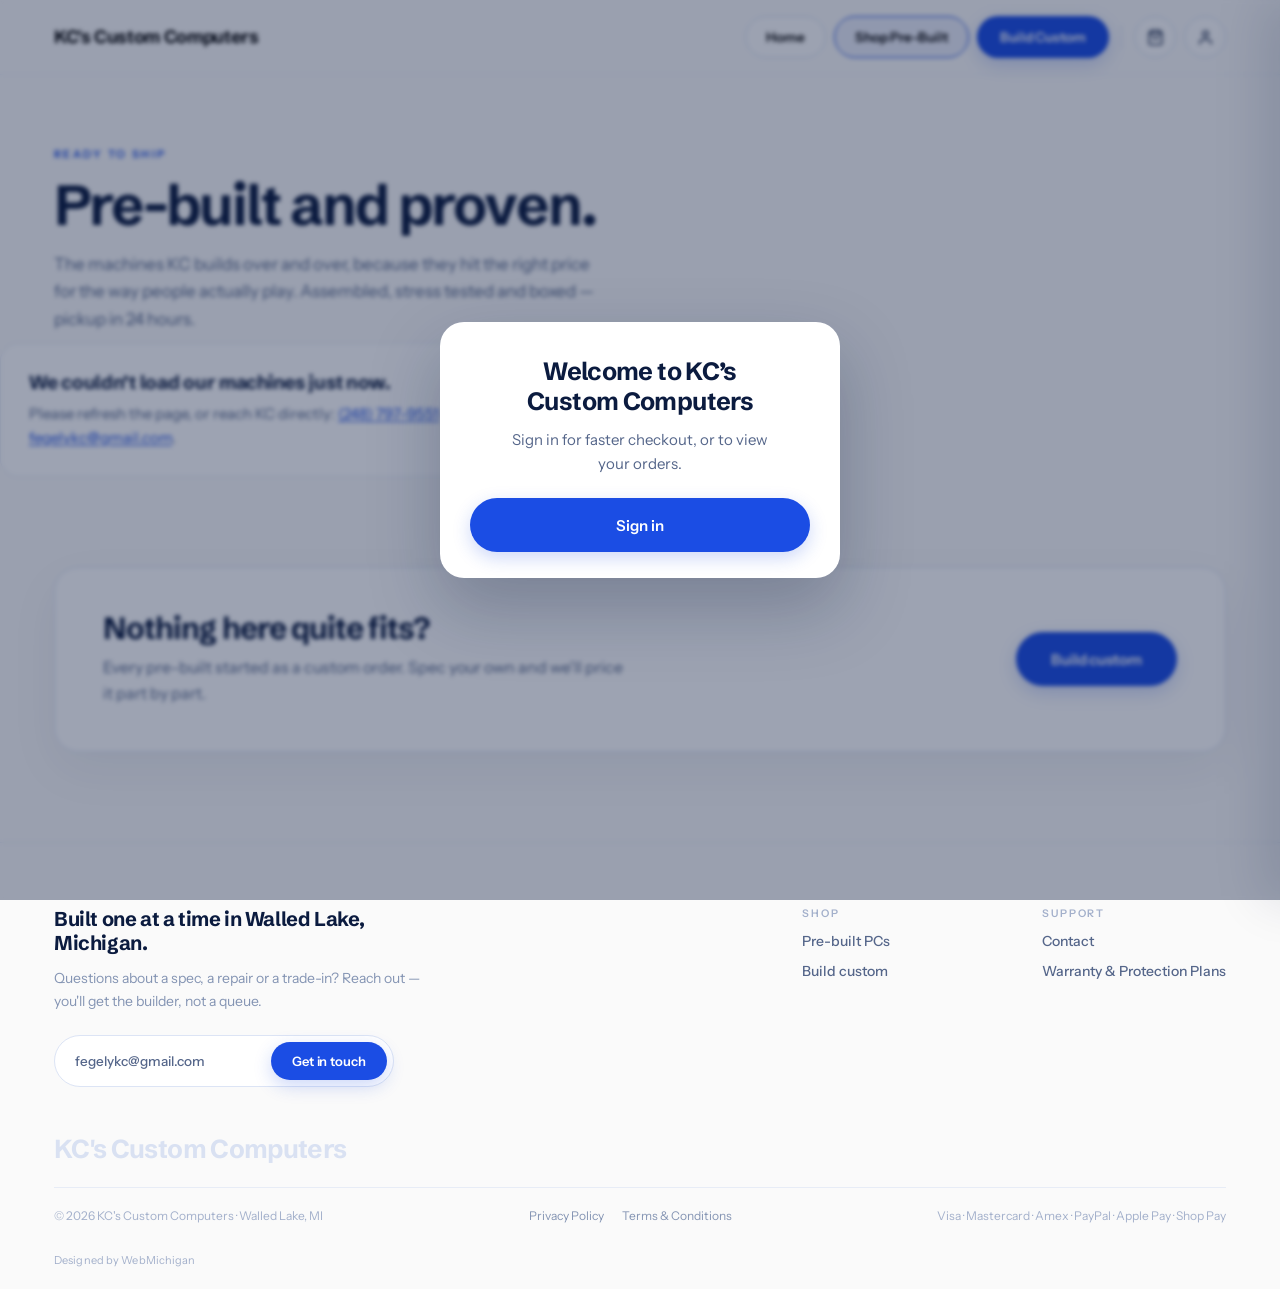
<file: shop.html>
<!DOCTYPE html>
<html lang="en">
<head>
<meta charset="utf-8">
<meta name="viewport" content="width=device-width, initial-scale=1">
<!-- SEO:BEGIN -->
<title>Pre-Built Gaming PCs | KC's Custom Computers</title>
<meta name="description" content="Summit Series gaming PCs in AMD and Intel, the budget Core Series, and one-time deal machines. Assembled, stress tested and boxed, with pickup in 24 hours in Metro Detroit.">
<link rel="canonical" href="https://kcscustomcomputers.com/shop">
<meta name="robots" content="index,follow,max-image-preview:large">

<meta property="og:type" content="website">
<meta property="og:site_name" content="KC's Custom Computers">
<meta property="og:locale" content="en_US">
<meta property="og:title" content="Pre-Built Gaming PCs | KC's Custom Computers">
<meta property="og:description" content="Summit Series gaming PCs in AMD and Intel, the budget Core Series, and one-time deal machines. Assembled, stress tested and boxed, with pickup in 24 hours in Metro Detroit.">
<meta property="og:url" content="https://kcscustomcomputers.com/shop">
<meta property="og:image" content="https://kcscustomcomputers.com/images/og-share.jpg">
<meta property="og:image:width" content="1200">
<meta property="og:image:height" content="630">
<meta property="og:image:alt" content="A complete custom PC build laid out on the bench">

<meta name="twitter:card" content="summary_large_image">
<meta name="twitter:title" content="Pre-Built Gaming PCs | KC's Custom Computers">
<meta name="twitter:description" content="Summit Series gaming PCs in AMD and Intel, the budget Core Series, and one-time deal machines. Assembled, stress tested and boxed, with pickup in 24 hours in Metro Detroit.">
<meta name="twitter:image" content="https://kcscustomcomputers.com/images/og-share.jpg">
<meta name="twitter:image:alt" content="A complete custom PC build laid out on the bench">

<link rel="icon" href="/favicon.svg" type="image/svg+xml">
<link rel="icon" href="/favicon-32x32.png" sizes="32x32" type="image/png">
<link rel="apple-touch-icon" sizes="180x180" href="/apple-touch-icon.png">
<link rel="manifest" href="/site.webmanifest">
<meta name="theme-color" content="#1B4DE4">
<!-- SEO:END -->
<link rel="preconnect" href="https://fonts.googleapis.com">
<link rel="preconnect" href="https://fonts.gstatic.com" crossorigin>
<link href="https://fonts.googleapis.com/css2?family=Schibsted+Grotesk:wght@500;600;700;800&family=Instrument+Sans:wght@400;500;600;700&display=swap" rel="stylesheet">
<link rel="stylesheet" href="styles.css">
<link rel="stylesheet" href="builder.css">
<link rel="stylesheet" href="cart.css">
</head>
<body>
<nav class="nav nav--solid">
  <a class="nav__logo" href="index.html">KC's Custom Computers</a>
  <button class="nav__toggle" id="nav-toggle" aria-label="Menu" aria-expanded="false"><i></i></button>
  <div class="nav__actions" id="nav-actions">
    <a class="btn btn--ghost" href="index.html"><span class="nav__ico"><svg viewBox="0 0 24 24" width="16" height="16" fill="none" stroke="currentColor" stroke-width="1.9" stroke-linecap="round" stroke-linejoin="round" aria-hidden="true"><path d="M3 10.5 12 3l9 7.5"/><path d="M5 9.8V20a1 1 0 0 0 1 1h12a1 1 0 0 0 1-1V9.8"/><path d="M9.5 21v-6h5v6"/></svg></span>Home</a>
    <a class="btn btn--ghost is-active" href="shop.html"><span class="nav__ico"><svg viewBox="0 0 24 24" width="16" height="16" fill="none" stroke="currentColor" stroke-width="1.9" stroke-linecap="round" stroke-linejoin="round" aria-hidden="true"><rect x="5" y="2.5" width="14" height="19" rx="2"/><path d="M9 7h6"/><path d="M9 11h6"/><circle cx="12" cy="17" r="1.6"/></svg></span>Shop Pre-Built</a>
    <a class="btn btn--primary" href="build-custom.html"><span class="nav__ico"><svg viewBox="0 0 24 24" width="16" height="16" fill="none" stroke="currentColor" stroke-width="1.9" stroke-linecap="round" stroke-linejoin="round" aria-hidden="true"><path d="M4 7h10"/><path d="M18 7h2"/><circle cx="16" cy="7" r="2"/><path d="M4 17h4"/><path d="M12 17h8"/><circle cx="10" cy="17" r="2"/></svg></span>Build Custom</a>
    <div class="nav__divider"></div>
    <!-- cart.js wires these: cart opens the drawer, account goes to Shopify -->
    <a class="btn btn--icon" href="" aria-label="Cart"><svg width="17" height="17" viewBox="0 0 24 24" fill="none" stroke="currentColor" stroke-width="1.9" stroke-linecap="round" stroke-linejoin="round"><path d="M6 2 3 6v14a2 2 0 0 0 2 2h14a2 2 0 0 0 2-2V6l-3-4Z"/><path d="M3 6h18"/><path d="M16 10a4 4 0 0 1-8 0"/></svg><span class="nav__label">Cart</span></a>
    <a class="btn btn--icon" href="" aria-label="Account"><svg width="17" height="17" viewBox="0 0 24 24" fill="none" stroke="currentColor" stroke-width="1.9" stroke-linecap="round" stroke-linejoin="round"><path d="M20 21v-2a4 4 0 0 0-4-4H8a4 4 0 0 0-4 4v2"/><circle cx="12" cy="7" r="4"/></svg><span class="nav__label">Account</span></a>
  </div>
</nav>

<main id="main">

<header class="page-head">
  <span class="eyebrow">Ready to ship</span>
  <h1>Pre-built and proven.</h1>
  <p>The machines KC builds over and over, because they hit the right price for the way people actually play. Assembled, stress tested and boxed &mdash; pickup in 24 hours.</p>
</header>

<!-- Sorting. "By series" is how the page is built — the sections below, in
     KC's order. Any other choice drops the sections and lists everything in
     one grid, because a price order that restarts at every heading is not an
     order. Hidden until the catalogue arrives. -->
<div class="sortbar" id="sortbar" hidden>
  <span class="sortbar__label" id="sortbar-label">Sort</span>
  <div class="sortbar__opts" role="radiogroup" aria-labelledby="sortbar-label">
    <button type="button" class="sortopt is-on" role="radio" aria-checked="true" data-sort="series">By series</button>
    <button type="button" class="sortopt" role="radio" aria-checked="false" data-sort="best">Best sellers</button>
    <button type="button" class="sortopt" role="radio" aria-checked="false" data-sort="low">Price: low to high</button>
    <button type="button" class="sortopt" role="radio" aria-checked="false" data-sort="high">Price: high to low</button>
  </div>
</div>

<section class="section section--tight section--lead" id="sort-results" hidden>
  <div class="grid grid--3" id="sort-grid"></div>
</section>

<!-- Every section of the shop, in the order KC's shop_order numbers ask for.
     shop.js sorts these and appends one section per extra collection, so
     nothing below is in its final position until the Shopify data lands. -->
<div id="shop-flow">

<section class="section section--tight section--lead" id="prime-section">
  <!-- Filled from the collection's own name and eyebrow. Hidden until then so
       the fallback text does not flash and swap. -->
  <div class="section__head" id="prime-head" style="visibility:hidden">
    <span class="eyebrow" id="prime-eyebrow" hidden></span>
    <h2 id="prime-title">Pre-builts</h2>
  </div>
  <div class="grid grid--3" id="prime-grid"></div>
</section>

<section class="section section--tight" id="deal-section">
  <div class="section__head">
    <span class="eyebrow">One-time deals</span>
    <h2>One of one. When it's gone, it's gone.</h2>
  </div>
  <div class="grid grid--4" id="deal-grid"></div>
</section>

</div>

<section class="section">
  <div class="custom" style="display:flex;align-items:center;gap:40px;flex-wrap:wrap;padding:44px 48px;border-radius:24px">
    <div>
      <h2 style="font-size:clamp(24px,2.4vw,36px);margin:0">Nothing here quite fits?</h2>
      <p style="margin:10px 0 0;font:400 16px/1.6 var(--ui);color:var(--ink-2);max-width:520px">Every pre-built started as a custom order. Spec your own and we'll price it part by part.</p>
    </div>
    <a class="btn btn--primary btn--lg" style="margin-left:auto" href="build-custom.html">Build custom</a>
  </div>
</section>

</main>

<footer class="footer">
  <div class="footer__top">
    <div class="footer__brand">
      <h3>Built one at a time in Walled Lake, Michigan.</h3>
      <p>Questions about a spec, a repair or a trade-in? Reach out &mdash; you'll get the builder, not a queue.</p>
      <div class="footer__mail">
        <a href="mailto:fegelykc@gmail.com">fegelykc@gmail.com</a>
        <a class="btn btn--primary" href="contact.html">Get in touch</a>
      </div>
    </div>
    <div class="footer__links">
      <details class="footer__col" open>
        <summary>SHOP<i class="footer__chev"></i></summary>
        <div>
          <a href="shop.html">Pre-built PCs</a>
          <a href="build-custom.html">Build custom</a>
        </div>
      </details>
      <details class="footer__col" open>
        <summary>SUPPORT<i class="footer__chev"></i></summary>
        <div>
          <a href="contact.html">Contact</a>
          <a href="warranty.html">Warranty &amp; Protection Plans</a>
        </div>
      </details>
    </div>
  </div>
  <div class="footer__mark">KC's Custom Computers</div>
  <div class="footer__legal">
    <span>&copy; 2026 KC's Custom Computers &middot; Walled Lake, MI</span>
    <nav class="footer__policies" aria-label="Legal"><a href="privacy.html">Privacy Policy</a><a href="terms.html">Terms &amp; Conditions</a></nav>
    <span>Visa &middot; Mastercard &middot; Amex &middot; PayPal &middot; Apple Pay &middot; Shop Pay</span>
  </div>
  <div class="footer__credit">Designed by WebMichigan</div>
</footer>
<script src="nav.js"></script>
<script src="shopify-config.js"></script>
<script src="products.js"></script>
<script src="shopify.js"></script>
<script src="plans.js"></script>
<script src="cart.js"></script>
<script src="welcome.js"></script>
<script src="shop.js"></script>
</body>
</html>
</file>
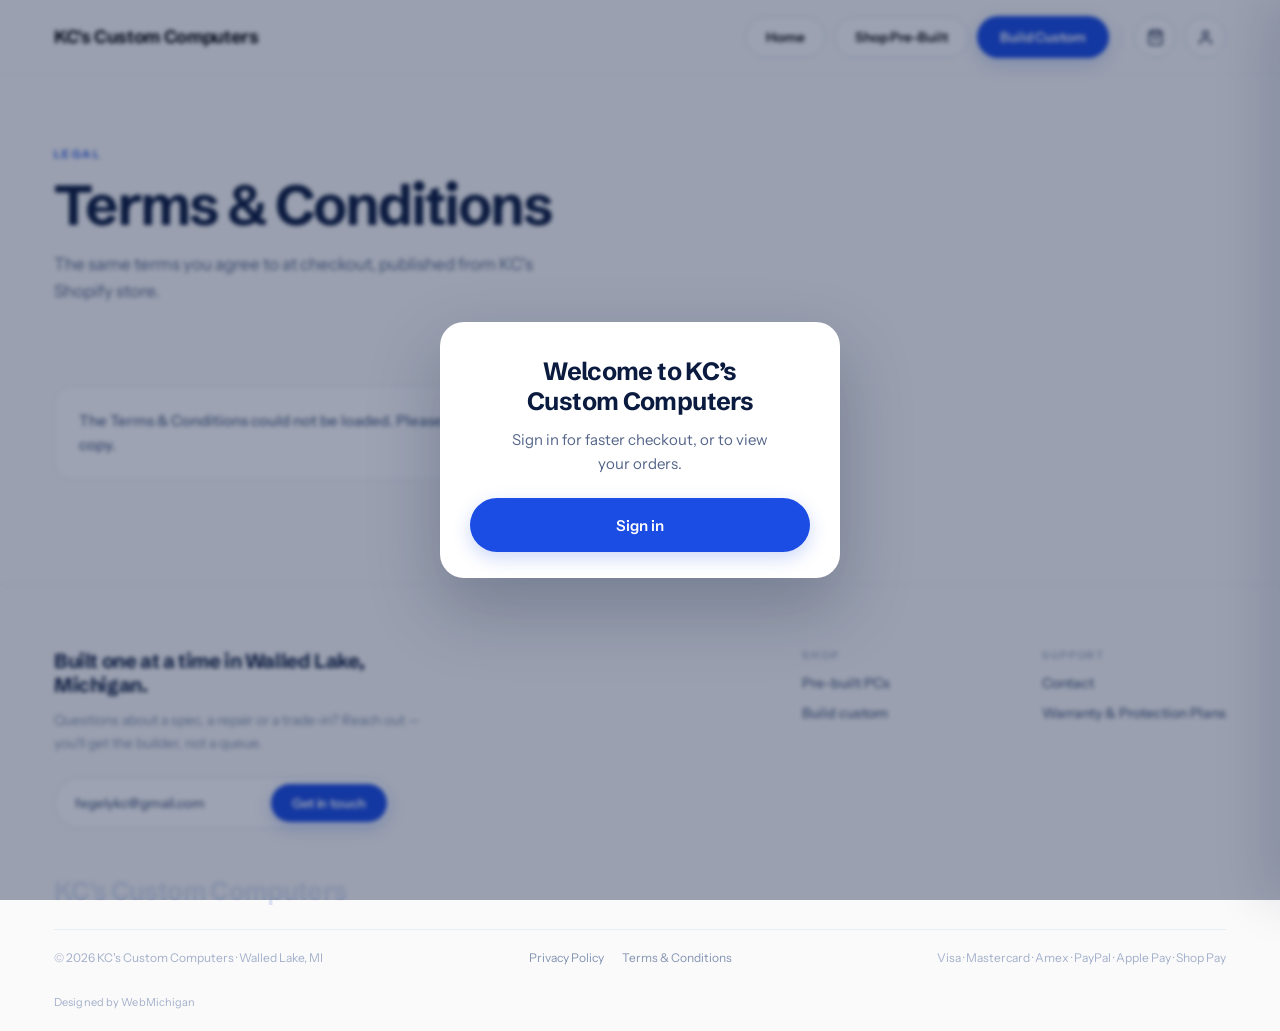
<file: terms.html>
<!DOCTYPE html>
<html lang="en">
<head>
<meta charset="utf-8">
<meta name="viewport" content="width=device-width, initial-scale=1">
<!-- SEO:BEGIN -->
<title>Terms &amp; Conditions | KC's Custom Computers</title>
<meta name="description" content="The terms that apply when you buy a pre-built or custom PC from KC's Custom Computers in Walled Lake, Michigan.">
<link rel="canonical" href="https://kcscustomcomputers.com/terms">
<meta name="robots" content="index,follow">

<meta property="og:type" content="website">
<meta property="og:site_name" content="KC's Custom Computers">
<meta property="og:locale" content="en_US">
<meta property="og:title" content="Terms &amp; Conditions | KC's Custom Computers">
<meta property="og:description" content="The terms that apply when you buy a pre-built or custom PC from KC's Custom Computers in Walled Lake, Michigan.">
<meta property="og:url" content="https://kcscustomcomputers.com/terms">
<meta property="og:image" content="https://kcscustomcomputers.com/images/og-share.jpg">
<meta property="og:image:width" content="1200">
<meta property="og:image:height" content="630">
<meta property="og:image:alt" content="A complete custom PC build laid out on the bench">

<meta name="twitter:card" content="summary_large_image">
<meta name="twitter:title" content="Terms &amp; Conditions | KC's Custom Computers">
<meta name="twitter:description" content="The terms that apply when you buy a pre-built or custom PC from KC's Custom Computers in Walled Lake, Michigan.">
<meta name="twitter:image" content="https://kcscustomcomputers.com/images/og-share.jpg">
<meta name="twitter:image:alt" content="A complete custom PC build laid out on the bench">

<link rel="icon" href="/favicon.svg" type="image/svg+xml">
<link rel="icon" href="/favicon-32x32.png" sizes="32x32" type="image/png">
<link rel="apple-touch-icon" sizes="180x180" href="/apple-touch-icon.png">
<link rel="manifest" href="/site.webmanifest">
<meta name="theme-color" content="#1B4DE4">
<!-- SEO:END -->
<link rel="preconnect" href="https://fonts.googleapis.com">
<link rel="preconnect" href="https://fonts.gstatic.com" crossorigin>
<link href="https://fonts.googleapis.com/css2?family=Schibsted+Grotesk:wght@500;600;700;800&family=Instrument+Sans:wght@400;500;600;700&display=swap" rel="stylesheet">
<link rel="stylesheet" href="styles.css">
<link rel="stylesheet" href="builder.css">
<link rel="stylesheet" href="cart.css">
</head>
<body>
<nav class="nav nav--solid">
  <a class="nav__logo" href="index.html">KC's Custom Computers</a>
  <button class="nav__toggle" id="nav-toggle" aria-label="Menu" aria-expanded="false"><i></i></button>
  <div class="nav__actions" id="nav-actions">
    <a class="btn btn--ghost" href="index.html"><span class="nav__ico"><svg viewBox="0 0 24 24" width="16" height="16" fill="none" stroke="currentColor" stroke-width="1.9" stroke-linecap="round" stroke-linejoin="round" aria-hidden="true"><path d="M3 10.5 12 3l9 7.5"/><path d="M5 9.8V20a1 1 0 0 0 1 1h12a1 1 0 0 0 1-1V9.8"/><path d="M9.5 21v-6h5v6"/></svg></span>Home</a>
    <a class="btn btn--ghost" href="shop.html"><span class="nav__ico"><svg viewBox="0 0 24 24" width="16" height="16" fill="none" stroke="currentColor" stroke-width="1.9" stroke-linecap="round" stroke-linejoin="round" aria-hidden="true"><rect x="5" y="2.5" width="14" height="19" rx="2"/><path d="M9 7h6"/><path d="M9 11h6"/><circle cx="12" cy="17" r="1.6"/></svg></span>Shop Pre-Built</a>
    <a class="btn btn--primary" href="build-custom.html"><span class="nav__ico"><svg viewBox="0 0 24 24" width="16" height="16" fill="none" stroke="currentColor" stroke-width="1.9" stroke-linecap="round" stroke-linejoin="round" aria-hidden="true"><path d="M4 7h10"/><path d="M18 7h2"/><circle cx="16" cy="7" r="2"/><path d="M4 17h4"/><path d="M12 17h8"/><circle cx="10" cy="17" r="2"/></svg></span>Build Custom</a>
    <div class="nav__divider"></div>
    <!-- cart.js wires these: cart opens the drawer, account goes to Shopify -->
    <a class="btn btn--icon" href="" aria-label="Cart"><svg width="17" height="17" viewBox="0 0 24 24" fill="none" stroke="currentColor" stroke-width="1.9" stroke-linecap="round" stroke-linejoin="round"><path d="M6 2 3 6v14a2 2 0 0 0 2 2h14a2 2 0 0 0 2-2V6l-3-4Z"/><path d="M3 6h18"/><path d="M16 10a4 4 0 0 1-8 0"/></svg><span class="nav__label">Cart</span></a>
    <a class="btn btn--icon" href="" aria-label="Account"><svg width="17" height="17" viewBox="0 0 24 24" fill="none" stroke="currentColor" stroke-width="1.9" stroke-linecap="round" stroke-linejoin="round"><path d="M20 21v-2a4 4 0 0 0-4-4H8a4 4 0 0 0-4 4v2"/><circle cx="12" cy="7" r="4"/></svg><span class="nav__label">Account</span></a>
  </div>
</nav>

<main id="main">

<header class="page-head">
  <span class="eyebrow">Legal</span>
  <h1>Terms &amp; Conditions</h1>
  <p>The same terms you agree to at checkout, published from KC's Shopify store.</p>
</header>

<section class="section section--tight">
  <!-- Filled by policy.js from KC's Shopify store. What is written here only
       shows while it loads, or if JavaScript is off. -->
  <article class="policy" id="policy" data-policy="termsOfService" data-name="Terms &amp; Conditions" aria-busy="true">
    <p class="policy__status">Loading the terms&hellip;</p>
    <noscript><p class="policy__status">This page needs JavaScript to load the terms. Email <a href="mailto:fegelykc@gmail.com">fegelykc@gmail.com</a> for a copy.</p></noscript>
  </article>
</section>

</main>

<footer class="footer">
  <div class="footer__top">
    <div class="footer__brand">
      <h3>Built one at a time in Walled Lake, Michigan.</h3>
      <p>Questions about a spec, a repair or a trade-in? Reach out &mdash; you'll get the builder, not a queue.</p>
      <div class="footer__mail">
        <a href="mailto:fegelykc@gmail.com">fegelykc@gmail.com</a>
        <a class="btn btn--primary" href="contact.html">Get in touch</a>
      </div>
    </div>
    <div class="footer__links">
      <details class="footer__col" open>
        <summary>SHOP<i class="footer__chev"></i></summary>
        <div>
          <a href="shop.html">Pre-built PCs</a>
          <a href="build-custom.html">Build custom</a>
        </div>
      </details>
      <details class="footer__col" open>
        <summary>SUPPORT<i class="footer__chev"></i></summary>
        <div>
          <a href="contact.html">Contact</a>
          <a href="warranty.html">Warranty &amp; Protection Plans</a>
        </div>
      </details>
    </div>
  </div>
  <div class="footer__mark">KC's Custom Computers</div>
  <div class="footer__legal">
    <span>&copy; 2026 KC's Custom Computers &middot; Walled Lake, MI</span>
    <nav class="footer__policies" aria-label="Legal"><a href="privacy.html">Privacy Policy</a><a href="terms.html">Terms &amp; Conditions</a></nav>
    <span>Visa &middot; Mastercard &middot; Amex &middot; PayPal &middot; Apple Pay &middot; Shop Pay</span>
  </div>
  <div class="footer__credit">Designed by WebMichigan</div>
</footer>
<script src="nav.js"></script>
<script src="shopify-config.js"></script>
<script src="products.js"></script>
<script src="shopify.js"></script>
<script src="plans.js"></script>
<script src="cart.js"></script>
<script src="welcome.js"></script>
<script src="policy.js"></script>
</body>
</html>
</file>
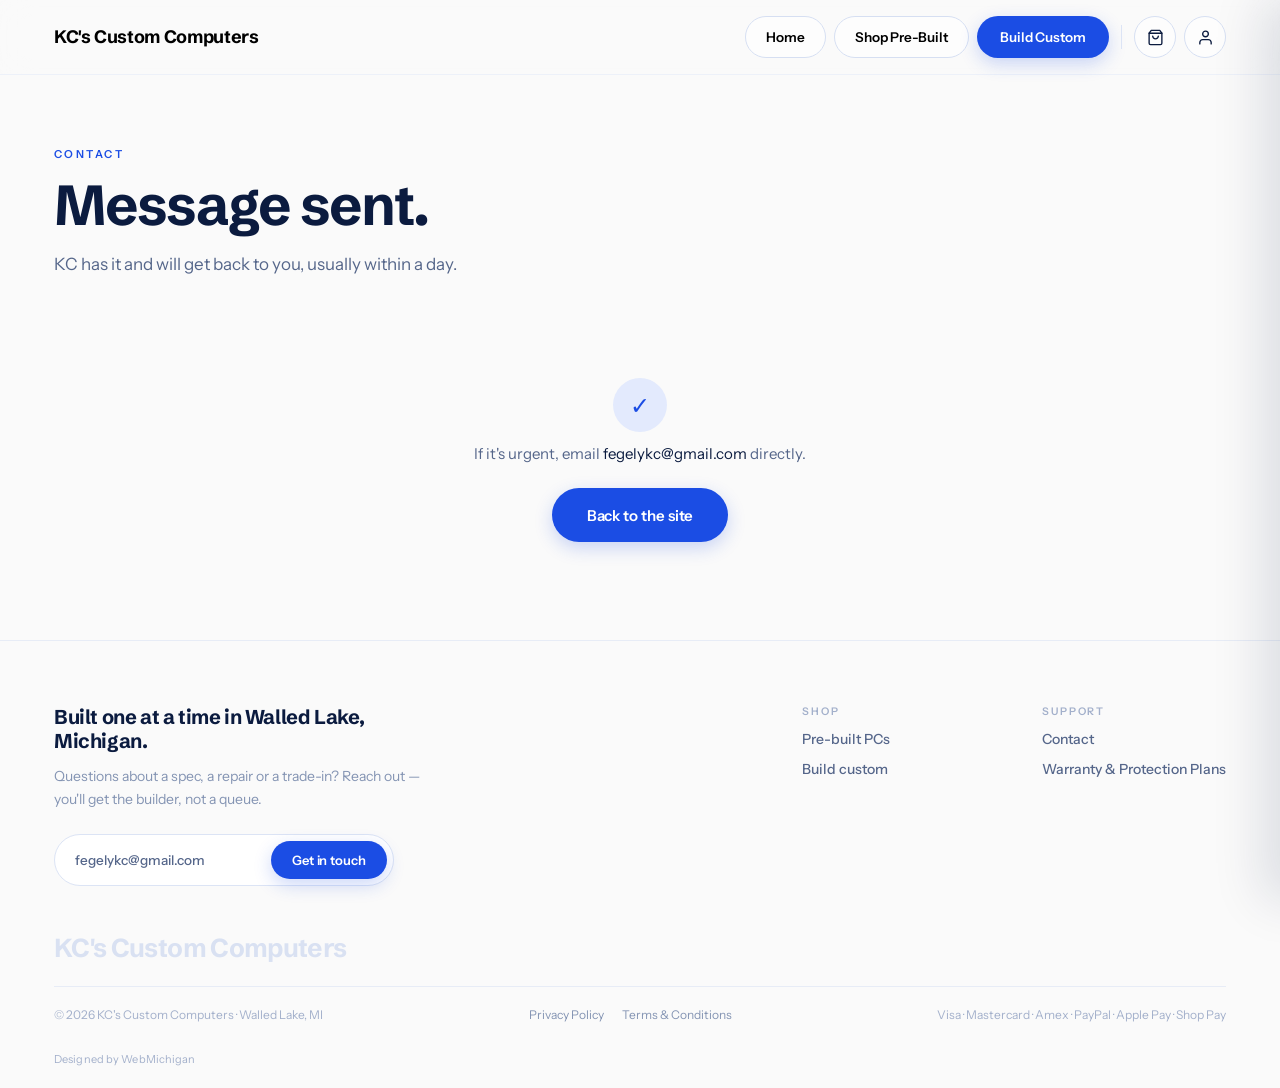
<file: thanks.html>
<!DOCTYPE html>
<html lang="en">
<head>
<meta charset="utf-8">
<meta name="viewport" content="width=device-width, initial-scale=1">
<!-- SEO:BEGIN -->
<title>Message sent | KC's Custom Computers</title>
<meta name="description" content="Your message is on its way to KC.">
<link rel="canonical" href="https://kcscustomcomputers.com/thanks">
<meta name="robots" content="noindex,follow">

<meta property="og:type" content="website">
<meta property="og:site_name" content="KC's Custom Computers">
<meta property="og:locale" content="en_US">
<meta property="og:title" content="Message sent | KC's Custom Computers">
<meta property="og:description" content="Your message is on its way to KC.">
<meta property="og:url" content="https://kcscustomcomputers.com/thanks">
<meta property="og:image" content="https://kcscustomcomputers.com/images/og-share.jpg">
<meta property="og:image:width" content="1200">
<meta property="og:image:height" content="630">
<meta property="og:image:alt" content="A complete custom PC build laid out on the bench">

<meta name="twitter:card" content="summary_large_image">
<meta name="twitter:title" content="Message sent | KC's Custom Computers">
<meta name="twitter:description" content="Your message is on its way to KC.">
<meta name="twitter:image" content="https://kcscustomcomputers.com/images/og-share.jpg">
<meta name="twitter:image:alt" content="A complete custom PC build laid out on the bench">

<link rel="icon" href="/favicon.svg" type="image/svg+xml">
<link rel="icon" href="/favicon-32x32.png" sizes="32x32" type="image/png">
<link rel="apple-touch-icon" sizes="180x180" href="/apple-touch-icon.png">
<link rel="manifest" href="/site.webmanifest">
<meta name="theme-color" content="#1B4DE4">
<!-- SEO:END -->
<link rel="preconnect" href="https://fonts.googleapis.com">
<link rel="preconnect" href="https://fonts.gstatic.com" crossorigin>
<link href="https://fonts.googleapis.com/css2?family=Schibsted+Grotesk:wght@500;600;700;800&family=Instrument+Sans:wght@400;500;600;700&display=swap" rel="stylesheet">
<link rel="stylesheet" href="styles.css">
<link rel="stylesheet" href="builder.css">
<link rel="stylesheet" href="cart.css">
</head>
<body>
<nav class="nav nav--solid">
  <a class="nav__logo" href="index.html">KC's Custom Computers</a>
  <button class="nav__toggle" id="nav-toggle" aria-label="Menu" aria-expanded="false"><i></i></button>
  <div class="nav__actions" id="nav-actions">
    <a class="btn btn--ghost" href="index.html"><span class="nav__ico"><svg viewBox="0 0 24 24" width="16" height="16" fill="none" stroke="currentColor" stroke-width="1.9" stroke-linecap="round" stroke-linejoin="round" aria-hidden="true"><path d="M3 10.5 12 3l9 7.5"/><path d="M5 9.8V20a1 1 0 0 0 1 1h12a1 1 0 0 0 1-1V9.8"/><path d="M9.5 21v-6h5v6"/></svg></span>Home</a>
    <a class="btn btn--ghost" href="shop.html"><span class="nav__ico"><svg viewBox="0 0 24 24" width="16" height="16" fill="none" stroke="currentColor" stroke-width="1.9" stroke-linecap="round" stroke-linejoin="round" aria-hidden="true"><rect x="5" y="2.5" width="14" height="19" rx="2"/><path d="M9 7h6"/><path d="M9 11h6"/><circle cx="12" cy="17" r="1.6"/></svg></span>Shop Pre-Built</a>
    <a class="btn btn--primary" href="build-custom.html"><span class="nav__ico"><svg viewBox="0 0 24 24" width="16" height="16" fill="none" stroke="currentColor" stroke-width="1.9" stroke-linecap="round" stroke-linejoin="round" aria-hidden="true"><path d="M4 7h10"/><path d="M18 7h2"/><circle cx="16" cy="7" r="2"/><path d="M4 17h4"/><path d="M12 17h8"/><circle cx="10" cy="17" r="2"/></svg></span>Build Custom</a>
    <div class="nav__divider"></div>
    <!-- cart.js wires these: cart opens the drawer, account goes to Shopify -->
    <a class="btn btn--icon" href="" aria-label="Cart"><svg width="17" height="17" viewBox="0 0 24 24" fill="none" stroke="currentColor" stroke-width="1.9" stroke-linecap="round" stroke-linejoin="round"><path d="M6 2 3 6v14a2 2 0 0 0 2 2h14a2 2 0 0 0 2-2V6l-3-4Z"/><path d="M3 6h18"/><path d="M16 10a4 4 0 0 1-8 0"/></svg><span class="nav__label">Cart</span></a>
    <a class="btn btn--icon" href="" aria-label="Account"><svg width="17" height="17" viewBox="0 0 24 24" fill="none" stroke="currentColor" stroke-width="1.9" stroke-linecap="round" stroke-linejoin="round"><path d="M20 21v-2a4 4 0 0 0-4-4H8a4 4 0 0 0-4 4v2"/><circle cx="12" cy="7" r="4"/></svg><span class="nav__label">Account</span></a>
  </div>
</nav>

<main id="main">

<header class="page-head">
  <span class="eyebrow">Contact</span>
  <h1>Message sent.</h1>
  <p>KC has it and will get back to you, usually within a day.</p>
</header>

<section class="section section--tight">
  <div class="sent" style="max-width:560px;margin:0 auto;text-align:center">
    <div class="sent__mark">&#10003;</div>
    <p>If it's urgent, email <a href="mailto:fegelykc@gmail.com">fegelykc@gmail.com</a> directly.</p>
    <a class="btn btn--primary btn--lg" href="index.html" style="margin-top:22px">Back to the site</a>
  </div>
</section>

</main>

<footer class="footer">
  <div class="footer__top">
    <div class="footer__brand">
      <h3>Built one at a time in Walled Lake, Michigan.</h3>
      <p>Questions about a spec, a repair or a trade-in? Reach out &mdash; you'll get the builder, not a queue.</p>
      <div class="footer__mail">
        <a href="mailto:fegelykc@gmail.com">fegelykc@gmail.com</a>
        <a class="btn btn--primary" href="contact.html">Get in touch</a>
      </div>
    </div>
    <div class="footer__links">
      <details class="footer__col" open>
        <summary>SHOP<i class="footer__chev"></i></summary>
        <div>
          <a href="shop.html">Pre-built PCs</a>
          <a href="build-custom.html">Build custom</a>
        </div>
      </details>
      <details class="footer__col" open>
        <summary>SUPPORT<i class="footer__chev"></i></summary>
        <div>
          <a href="contact.html">Contact</a>
          <a href="warranty.html">Warranty &amp; Protection Plans</a>
        </div>
      </details>
    </div>
  </div>
  <div class="footer__mark">KC's Custom Computers</div>
  <div class="footer__legal">
    <span>&copy; 2026 KC's Custom Computers &middot; Walled Lake, MI</span>
    <nav class="footer__policies" aria-label="Legal"><a href="privacy.html">Privacy Policy</a><a href="terms.html">Terms &amp; Conditions</a></nav>
    <span>Visa &middot; Mastercard &middot; Amex &middot; PayPal &middot; Apple Pay &middot; Shop Pay</span>
  </div>
  <div class="footer__credit">Designed by WebMichigan</div>
</footer>
<script src="nav.js"></script>
<script src="shopify-config.js"></script>
<script src="products.js"></script>
<script src="shopify.js"></script>
<script src="plans.js"></script>
<script src="cart.js"></script>
<script src="welcome.js"></script>
</body>
</html>
</file>
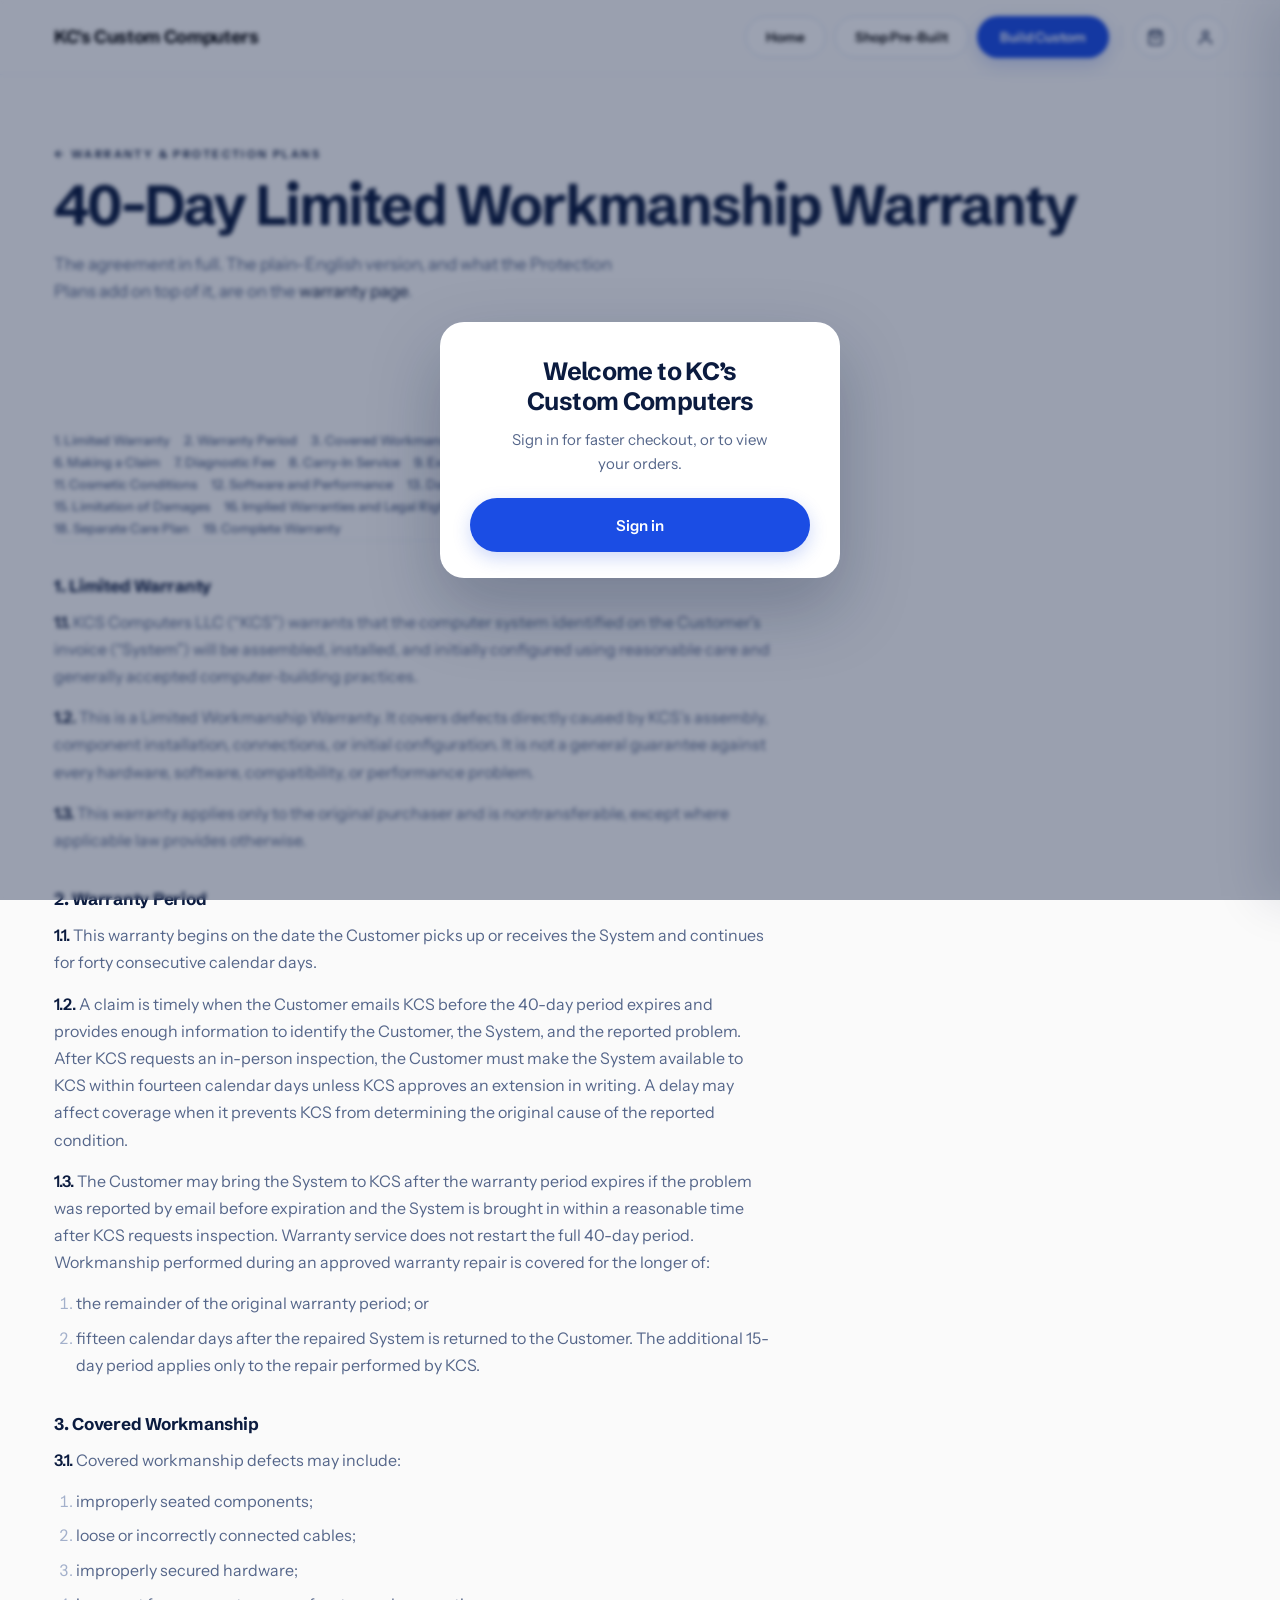
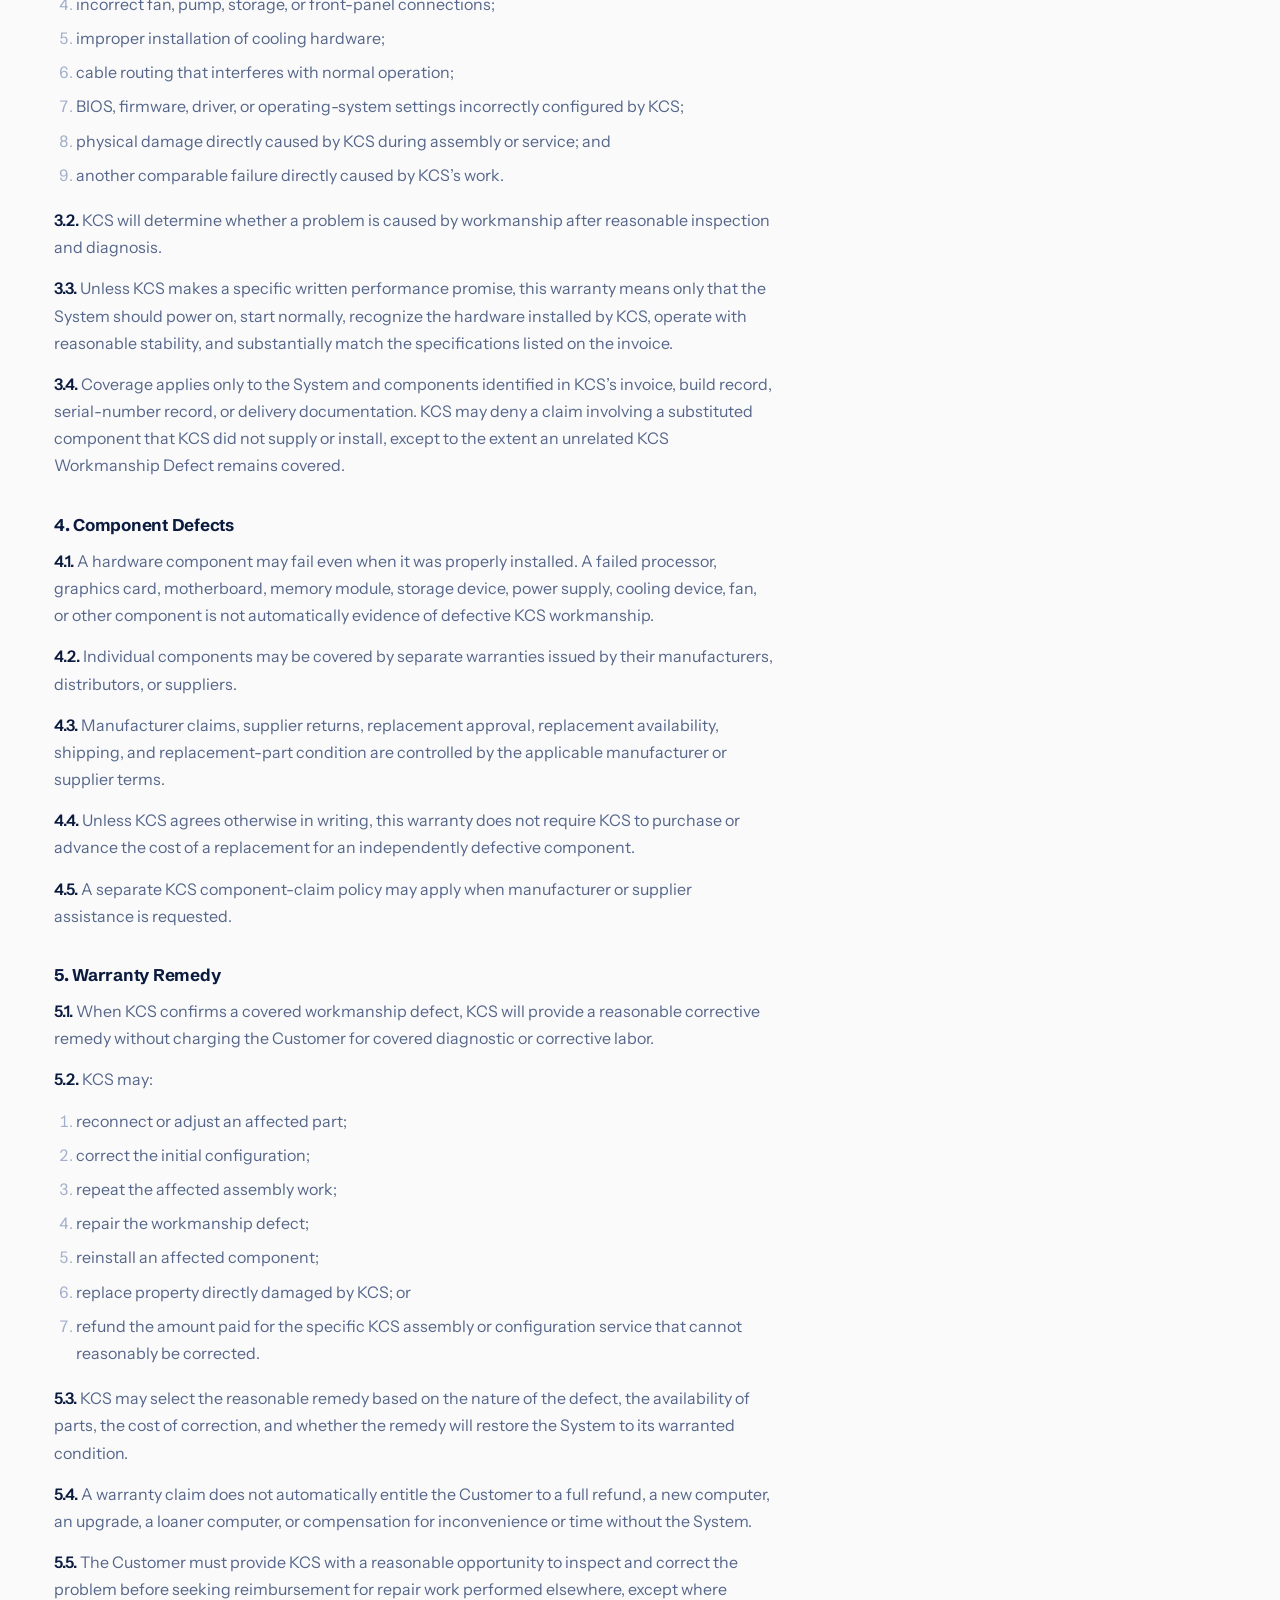
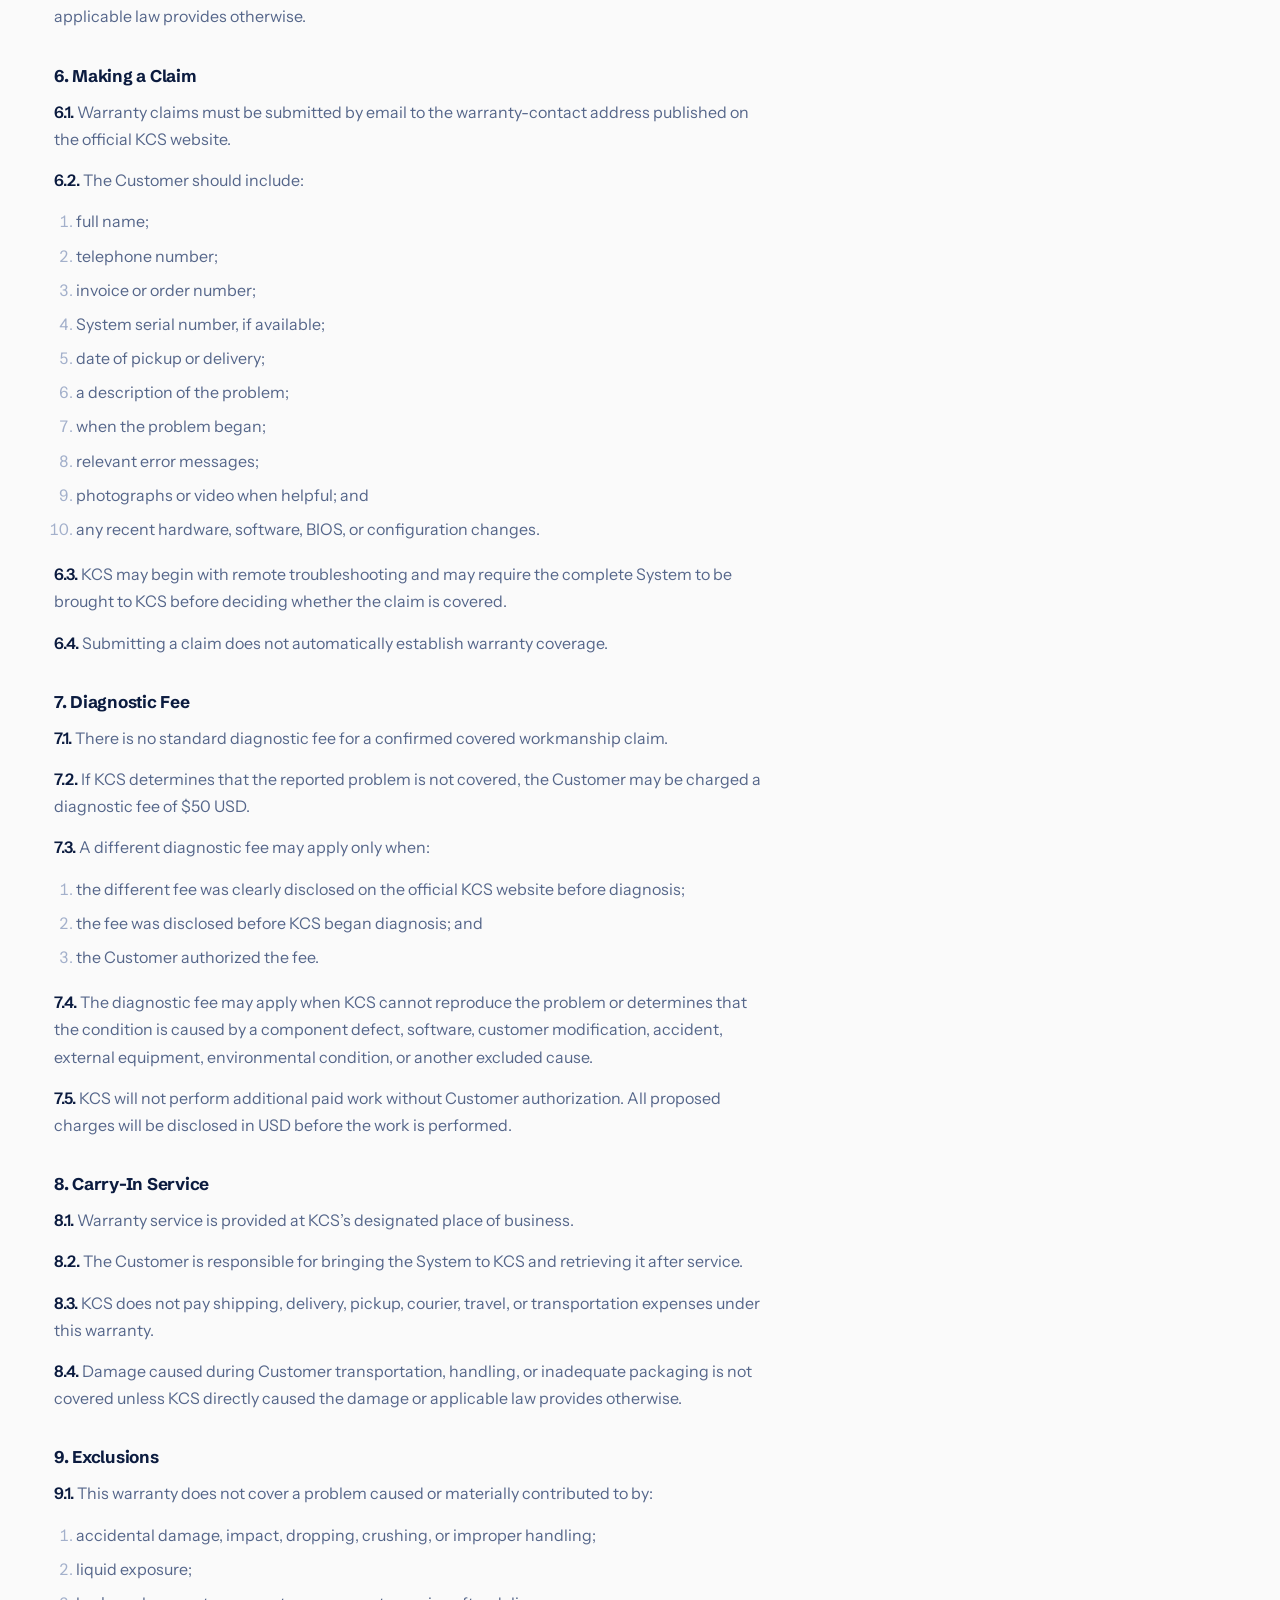
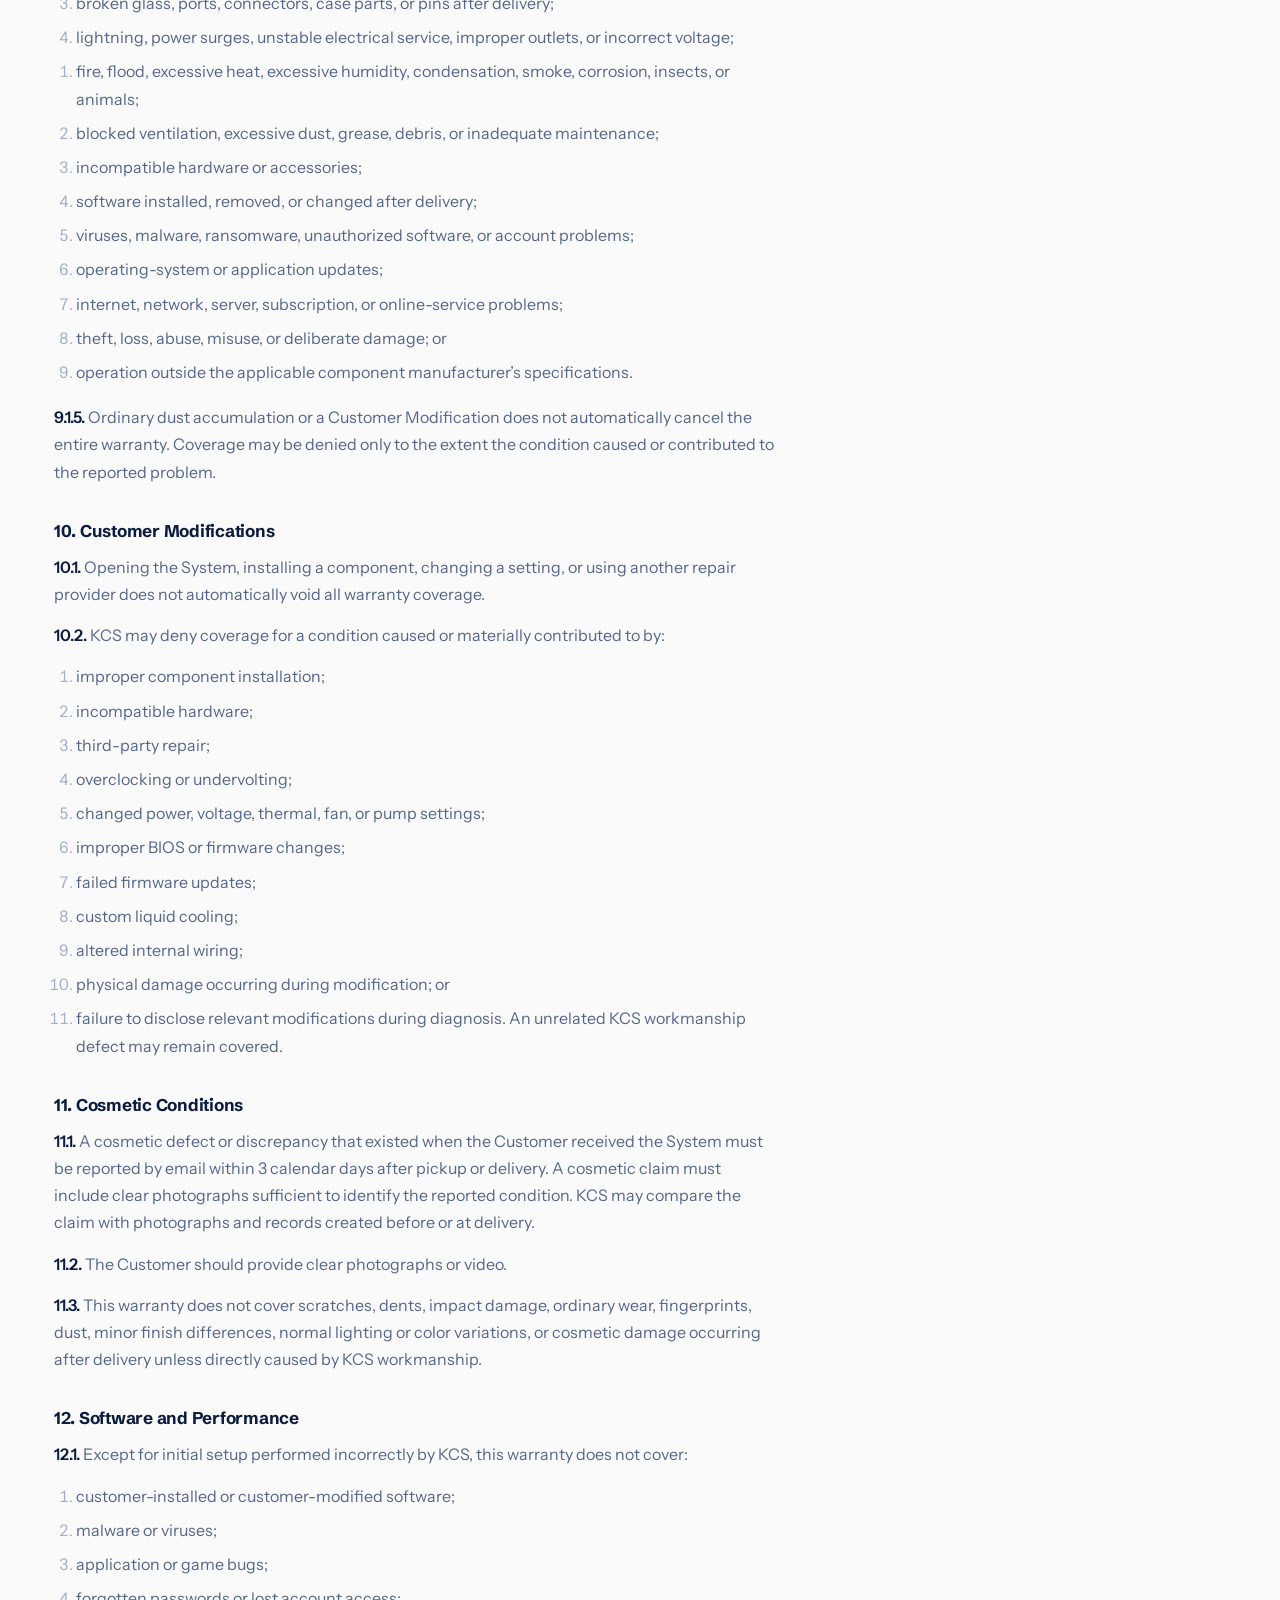
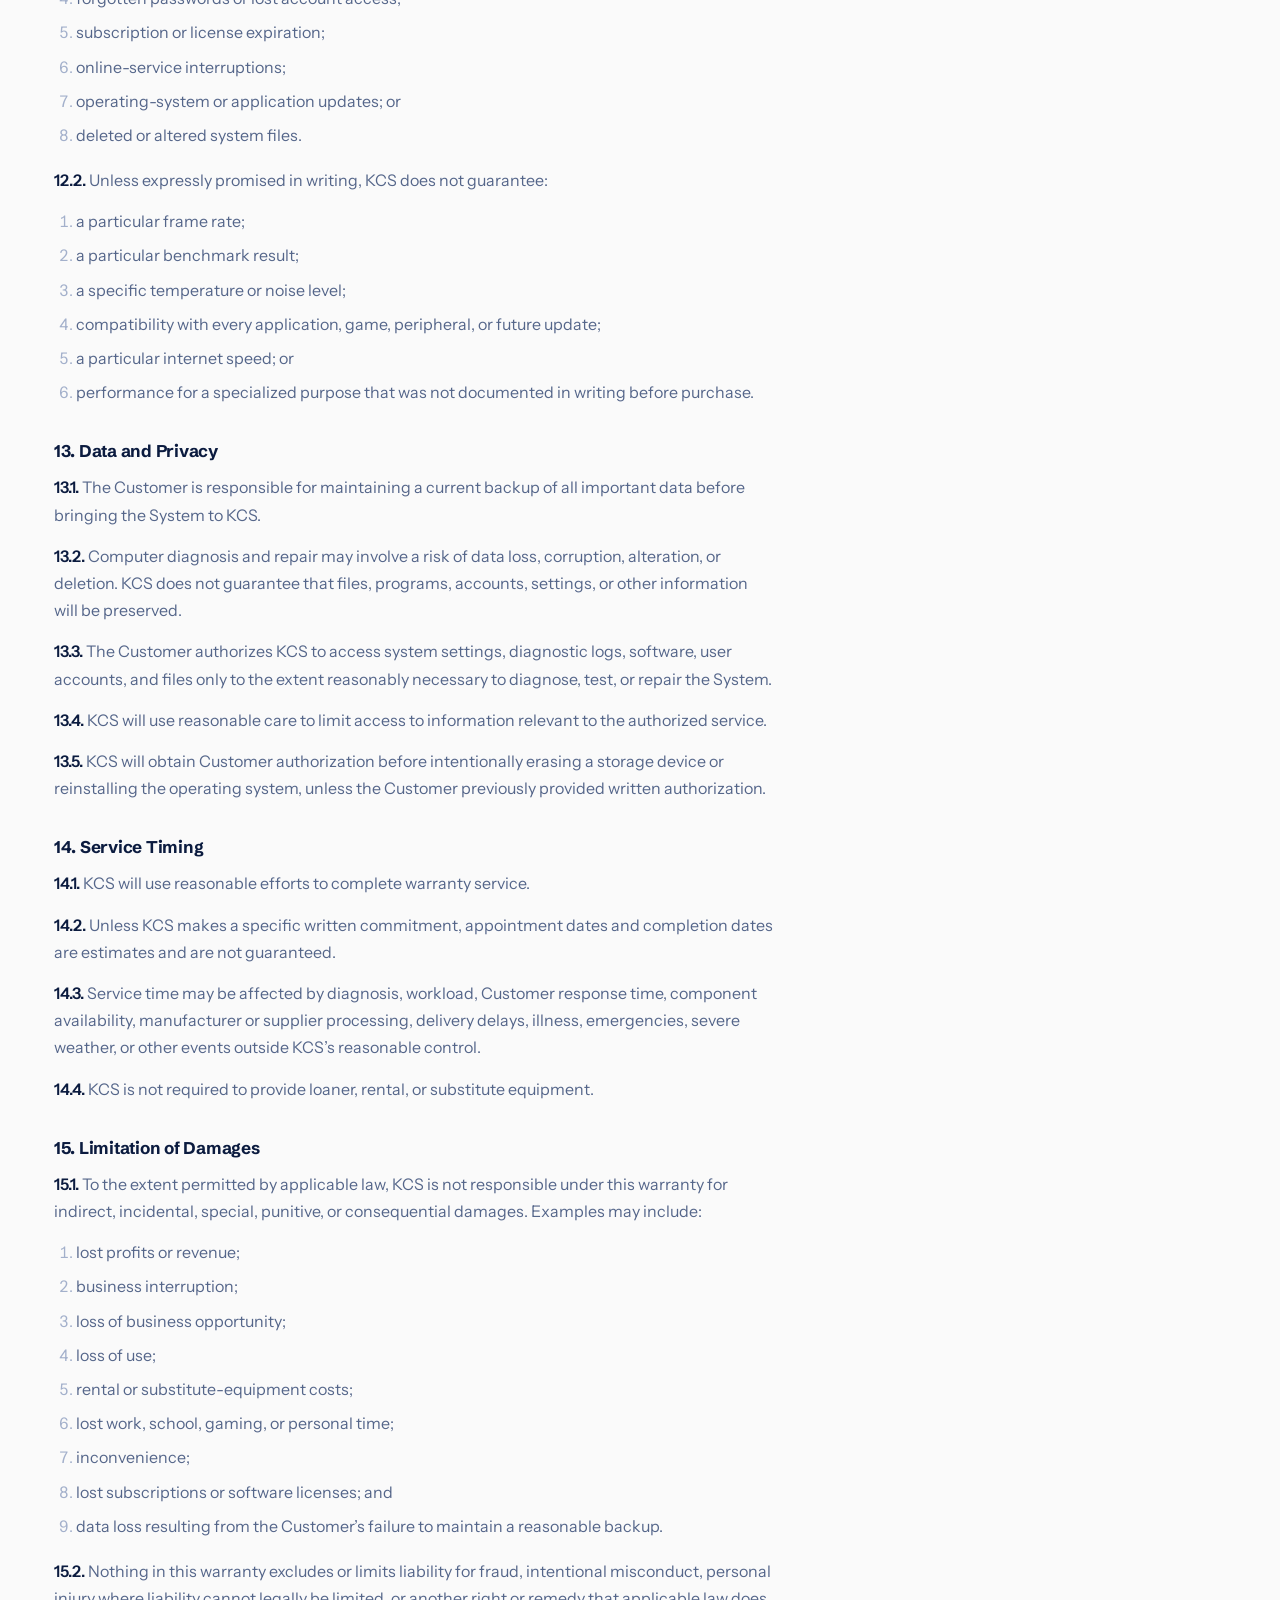
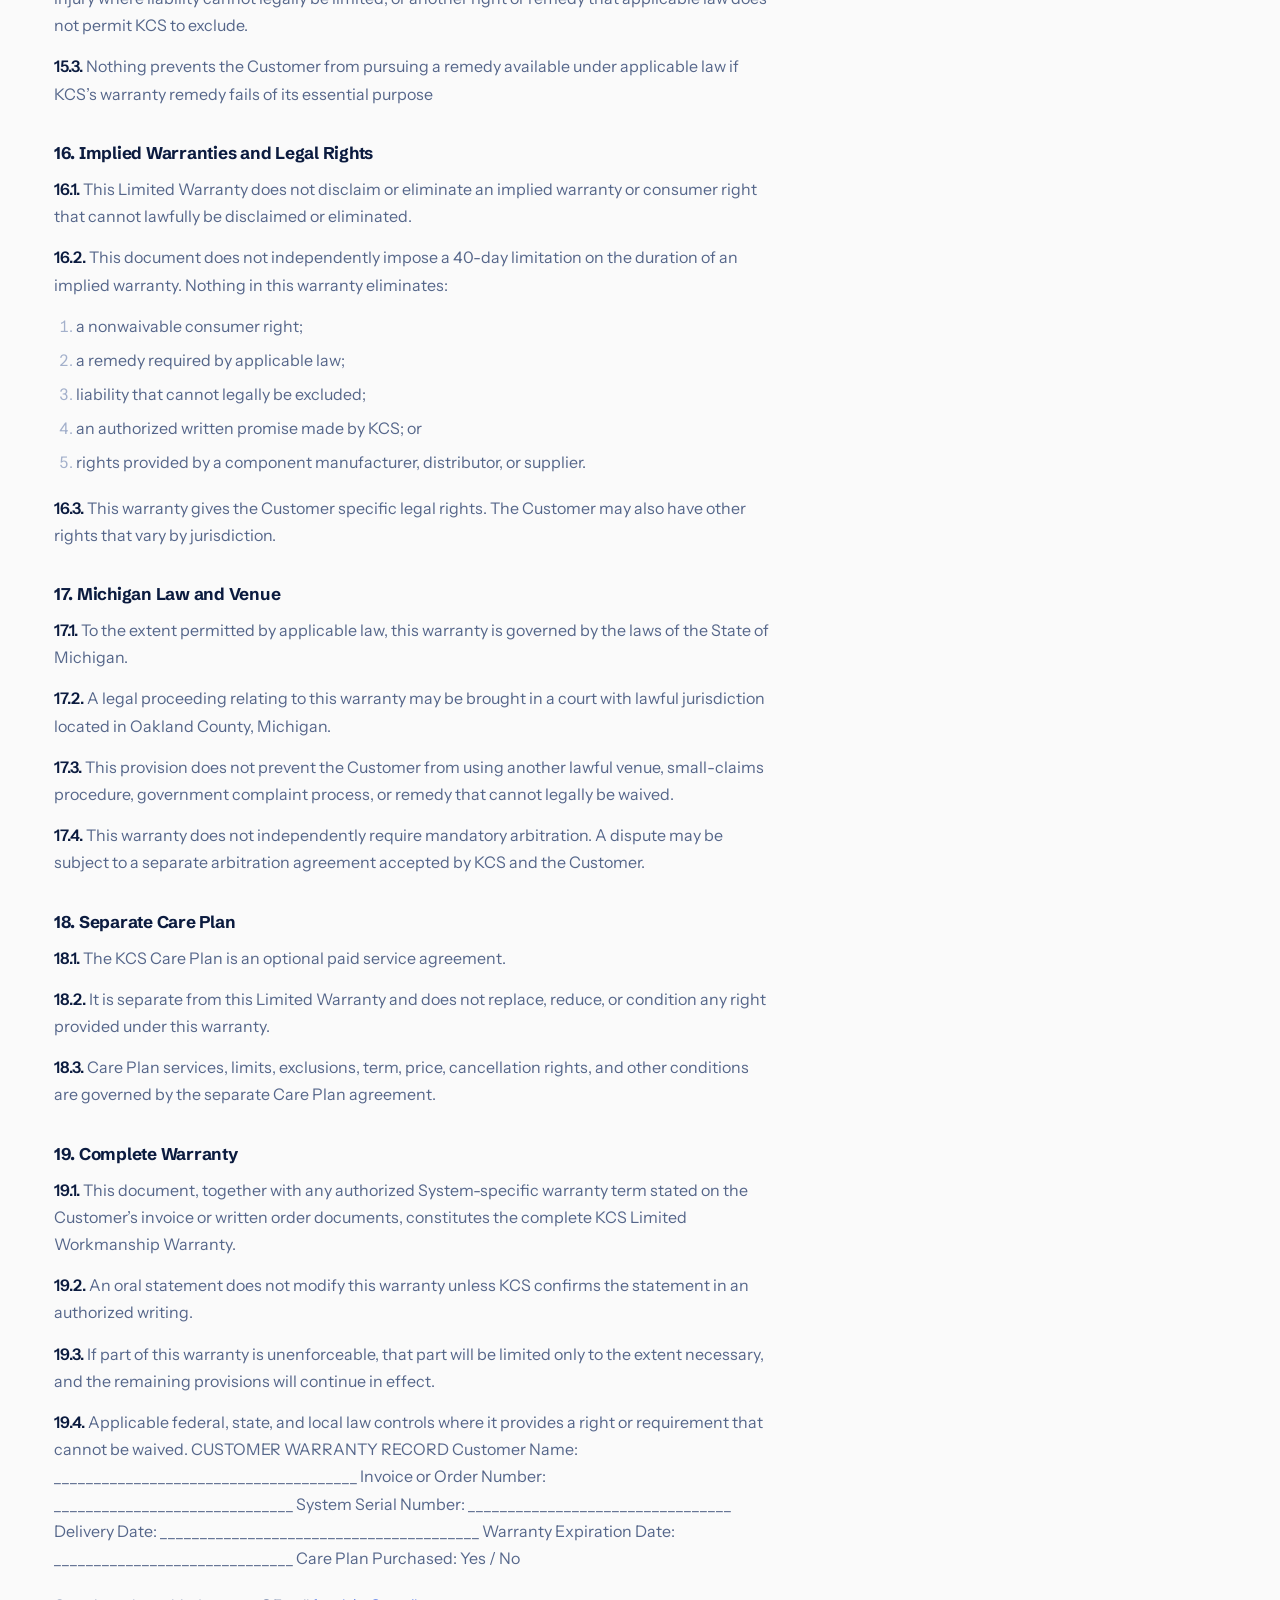
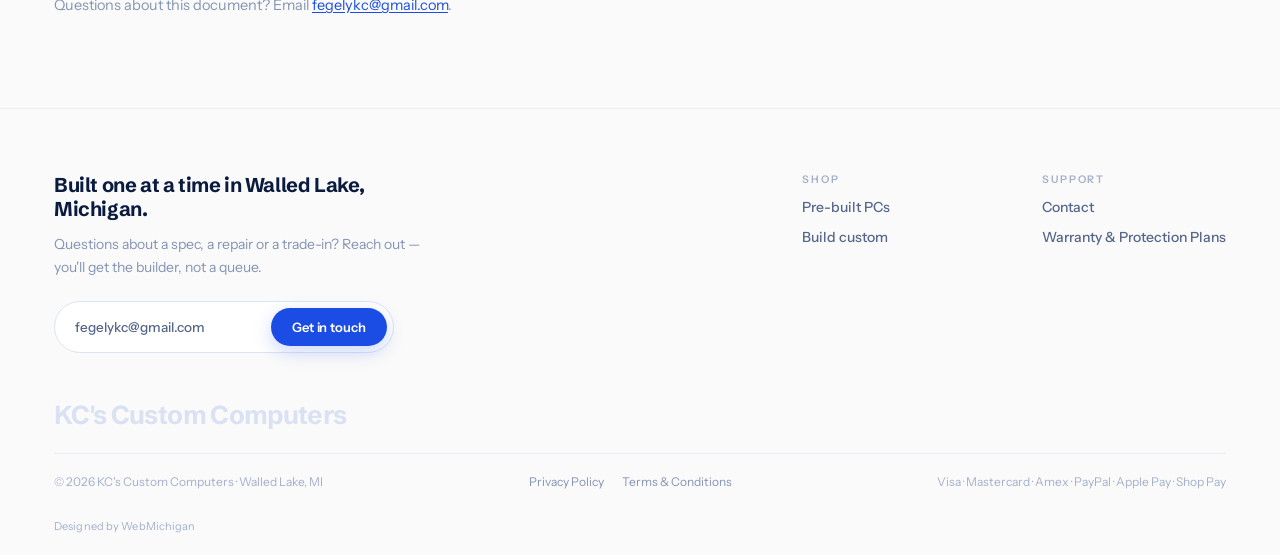
<file: warranty-terms.html>
<!DOCTYPE html>
<html lang="en">
<head>
<meta charset="utf-8">
<meta name="viewport" content="width=device-width, initial-scale=1">
<!-- SEO:BEGIN -->
<title>40-Day Limited Workmanship Warranty | KC's Custom Computers</title>
<meta name="description" content="The full 40-Day Limited Workmanship Warranty included with every computer built by KC's Custom Computers in Walled Lake, Michigan.">
<link rel="canonical" href="https://kcscustomcomputers.com/warranty-terms">
<meta name="robots" content="index,follow">

<meta property="og:type" content="website">
<meta property="og:site_name" content="KC's Custom Computers">
<meta property="og:locale" content="en_US">
<meta property="og:title" content="40-Day Limited Workmanship Warranty | KC's Custom Computers">
<meta property="og:description" content="The full 40-Day Limited Workmanship Warranty included with every computer built by KC's Custom Computers in Walled Lake, Michigan.">
<meta property="og:url" content="https://kcscustomcomputers.com/warranty-terms">
<meta property="og:image" content="https://kcscustomcomputers.com/images/og-share.jpg">
<meta property="og:image:width" content="1200">
<meta property="og:image:height" content="630">
<meta property="og:image:alt" content="A complete custom PC build laid out on the bench">

<meta name="twitter:card" content="summary_large_image">
<meta name="twitter:title" content="40-Day Limited Workmanship Warranty | KC's Custom Computers">
<meta name="twitter:description" content="The full 40-Day Limited Workmanship Warranty included with every computer built by KC's Custom Computers in Walled Lake, Michigan.">
<meta name="twitter:image" content="https://kcscustomcomputers.com/images/og-share.jpg">
<meta name="twitter:image:alt" content="A complete custom PC build laid out on the bench">

<link rel="icon" href="/favicon.svg" type="image/svg+xml">
<link rel="icon" href="/favicon-32x32.png" sizes="32x32" type="image/png">
<link rel="apple-touch-icon" sizes="180x180" href="/apple-touch-icon.png">
<link rel="manifest" href="/site.webmanifest">
<meta name="theme-color" content="#1B4DE4">
<!-- SEO:END -->
<link rel="preconnect" href="https://fonts.googleapis.com">
<link rel="preconnect" href="https://fonts.gstatic.com" crossorigin>
<link href="https://fonts.googleapis.com/css2?family=Schibsted+Grotesk:wght@500;600;700;800&family=Instrument+Sans:wght@400;500;600;700&display=swap" rel="stylesheet">
<link rel="stylesheet" href="styles.css">
<link rel="stylesheet" href="builder.css">
<link rel="stylesheet" href="cart.css">
</head>
<body>
<nav class="nav nav--solid">
  <a class="nav__logo" href="index.html">KC's Custom Computers</a>
  <button class="nav__toggle" id="nav-toggle" aria-label="Menu" aria-expanded="false"><i></i></button>
  <div class="nav__actions" id="nav-actions">
    <a class="btn btn--ghost" href="index.html"><span class="nav__ico"><svg viewBox="0 0 24 24" width="16" height="16" fill="none" stroke="currentColor" stroke-width="1.9" stroke-linecap="round" stroke-linejoin="round" aria-hidden="true"><path d="M3 10.5 12 3l9 7.5"/><path d="M5 9.8V20a1 1 0 0 0 1 1h12a1 1 0 0 0 1-1V9.8"/><path d="M9.5 21v-6h5v6"/></svg></span>Home</a>
    <a class="btn btn--ghost" href="shop.html"><span class="nav__ico"><svg viewBox="0 0 24 24" width="16" height="16" fill="none" stroke="currentColor" stroke-width="1.9" stroke-linecap="round" stroke-linejoin="round" aria-hidden="true"><rect x="5" y="2.5" width="14" height="19" rx="2"/><path d="M9 7h6"/><path d="M9 11h6"/><circle cx="12" cy="17" r="1.6"/></svg></span>Shop Pre-Built</a>
    <a class="btn btn--primary" href="build-custom.html"><span class="nav__ico"><svg viewBox="0 0 24 24" width="16" height="16" fill="none" stroke="currentColor" stroke-width="1.9" stroke-linecap="round" stroke-linejoin="round" aria-hidden="true"><path d="M4 7h10"/><path d="M18 7h2"/><circle cx="16" cy="7" r="2"/><path d="M4 17h4"/><path d="M12 17h8"/><circle cx="10" cy="17" r="2"/></svg></span>Build Custom</a>
    <div class="nav__divider"></div>
    <!-- cart.js wires these: cart opens the drawer, account goes to Shopify -->
    <a class="btn btn--icon" href="" aria-label="Cart"><svg width="17" height="17" viewBox="0 0 24 24" fill="none" stroke="currentColor" stroke-width="1.9" stroke-linecap="round" stroke-linejoin="round"><path d="M6 2 3 6v14a2 2 0 0 0 2 2h14a2 2 0 0 0 2-2V6l-3-4Z"/><path d="M3 6h18"/><path d="M16 10a4 4 0 0 1-8 0"/></svg><span class="nav__label">Cart</span></a>
    <a class="btn btn--icon" href="" aria-label="Account"><svg width="17" height="17" viewBox="0 0 24 24" fill="none" stroke="currentColor" stroke-width="1.9" stroke-linecap="round" stroke-linejoin="round"><path d="M20 21v-2a4 4 0 0 0-4-4H8a4 4 0 0 0-4 4v2"/><circle cx="12" cy="7" r="4"/></svg><span class="nav__label">Account</span></a>
  </div>
</nav>
<main id="main">

<header class="page-head">
  <span class="eyebrow"><a href="warranty.html">&larr; Warranty &amp; Protection Plans</a></span>
  <h1>40-Day Limited Workmanship Warranty</h1>
  <p>The agreement in full. The plain-English version, and what the Protection Plans add on top of it, are on the <a href="warranty.html">warranty page</a>.</p>
</header>

<section class="section section--tight">
  <article class="policy legal" id="terms-warranty">
    <nav class="legal__toc" aria-label="Warranty contents"><a href="#w-1">1. Limited Warranty</a><a href="#w-2">2. Warranty Period</a><a href="#w-3">3. Covered Workmanship</a><a href="#w-4">4. Component Defects</a><a href="#w-5">5. Warranty Remedy</a><a href="#w-6">6. Making a Claim</a><a href="#w-7">7. Diagnostic Fee</a><a href="#w-8">8. Carry-In Service</a><a href="#w-9">9. Exclusions</a><a href="#w-10">10. Customer Modifications</a><a href="#w-11">11. Cosmetic Conditions</a><a href="#w-12">12. Software and Performance</a><a href="#w-13">13. Data and Privacy</a><a href="#w-14">14. Service Timing</a><a href="#w-15">15. Limitation of Damages</a><a href="#w-16">16. Implied Warranties and Legal Rights</a><a href="#w-17">17. Michigan Law and Venue</a><a href="#w-18">18. Separate Care Plan</a><a href="#w-19">19. Complete Warranty</a></nav>
<h3 id="w-1">1. Limited Warranty</h3>
<p><b class="legal__n">1.1.</b> KCS Computers LLC (“KCS”) warrants that the computer system identified on the Customer’s invoice (“System”) will be assembled, installed, and initially configured using reasonable care and generally accepted computer-building practices.</p>
<p><b class="legal__n">1.2.</b> This is a Limited Workmanship Warranty. It covers defects directly caused by KCS’s assembly, component installation, connections, or initial configuration. It is not a general guarantee against every hardware, software, compatibility, or performance problem.</p>
<p><b class="legal__n">1.3.</b> This warranty applies only to the original purchaser and is nontransferable, except where applicable law provides otherwise.</p>
<h3 id="w-2">2. Warranty Period</h3>
<p><b class="legal__n">1.1.</b> This warranty begins on the date the Customer picks up or receives the System and continues for forty consecutive calendar days.</p>
<p><b class="legal__n">1.2.</b> A claim is timely when the Customer emails KCS before the 40-day period expires and provides enough information to identify the Customer, the System, and the reported problem. After KCS requests an in-person inspection, the Customer must make the System available to KCS within fourteen calendar days unless KCS approves an extension in writing. A delay may affect coverage when it prevents KCS from determining the original cause of the reported condition.</p>
<p><b class="legal__n">1.3.</b> The Customer may bring the System to KCS after the warranty period expires if the problem was reported by email before expiration and the System is brought in within a reasonable time after KCS requests inspection. Warranty service does not restart the full 40-day period. Workmanship performed during an approved warranty repair is covered for the longer of:</p>
<ol class="legal__list"><li value="1">the remainder of the original warranty period; or</li><li value="2">fifteen calendar days after the repaired System is returned to the Customer. The additional 15-day period applies only to the repair performed by KCS.</li></ol>
<h3 id="w-3">3. Covered Workmanship</h3>
<p><b class="legal__n">3.1.</b> Covered workmanship defects may include:</p>
<ol class="legal__list"><li value="1">improperly seated components;</li><li value="2">loose or incorrectly connected cables;</li><li value="3">improperly secured hardware;</li><li value="4">incorrect fan, pump, storage, or front-panel connections;</li><li value="5">improper installation of cooling hardware;</li><li value="6">cable routing that interferes with normal operation;</li><li value="7">BIOS, firmware, driver, or operating-system settings incorrectly configured by KCS;</li><li value="8">physical damage directly caused by KCS during assembly or service; and</li><li value="9">another comparable failure directly caused by KCS’s work.</li></ol>
<p><b class="legal__n">3.2.</b> KCS will determine whether a problem is caused by workmanship after reasonable inspection and diagnosis.</p>
<p><b class="legal__n">3.3.</b> Unless KCS makes a specific written performance promise, this warranty means only that the System should power on, start normally, recognize the hardware installed by KCS, operate with reasonable stability, and substantially match the specifications listed on the invoice.</p>
<p><b class="legal__n">3.4.</b> Coverage applies only to the System and components identified in KCS’s invoice, build record, serial-number record, or delivery documentation. KCS may deny a claim involving a substituted component that KCS did not supply or install, except to the extent an unrelated KCS Workmanship Defect remains covered.</p>
<h3 id="w-4">4. Component Defects</h3>
<p><b class="legal__n">4.1.</b> A hardware component may fail even when it was properly installed. A failed processor, graphics card, motherboard, memory module, storage device, power supply, cooling device, fan, or other component is not automatically evidence of defective KCS workmanship.</p>
<p><b class="legal__n">4.2.</b> Individual components may be covered by separate warranties issued by their manufacturers, distributors, or suppliers.</p>
<p><b class="legal__n">4.3.</b> Manufacturer claims, supplier returns, replacement approval, replacement availability, shipping, and replacement-part condition are controlled by the applicable manufacturer or supplier terms.</p>
<p><b class="legal__n">4.4.</b> Unless KCS agrees otherwise in writing, this warranty does not require KCS to purchase or advance the cost of a replacement for an independently defective component.</p>
<p><b class="legal__n">4.5.</b> A separate KCS component-claim policy may apply when manufacturer or supplier assistance is requested.</p>
<h3 id="w-5">5. Warranty Remedy</h3>
<p><b class="legal__n">5.1.</b> When KCS confirms a covered workmanship defect, KCS will provide a reasonable corrective remedy without charging the Customer for covered diagnostic or corrective labor.</p>
<p><b class="legal__n">5.2.</b> KCS may:</p>
<ol class="legal__list"><li value="1">reconnect or adjust an affected part;</li><li value="2">correct the initial configuration;</li><li value="3">repeat the affected assembly work;</li><li value="4">repair the workmanship defect;</li><li value="5">reinstall an affected component;</li><li value="6">replace property directly damaged by KCS; or</li><li value="7">refund the amount paid for the specific KCS assembly or configuration service that cannot reasonably be corrected.</li></ol>
<p><b class="legal__n">5.3.</b> KCS may select the reasonable remedy based on the nature of the defect, the availability of parts, the cost of correction, and whether the remedy will restore the System to its warranted condition.</p>
<p><b class="legal__n">5.4.</b> A warranty claim does not automatically entitle the Customer to a full refund, a new computer, an upgrade, a loaner computer, or compensation for inconvenience or time without the System.</p>
<p><b class="legal__n">5.5.</b> The Customer must provide KCS with a reasonable opportunity to inspect and correct the problem before seeking reimbursement for repair work performed elsewhere, except where applicable law provides otherwise.</p>
<h3 id="w-6">6. Making a Claim</h3>
<p><b class="legal__n">6.1.</b> Warranty claims must be submitted by email to the warranty-contact address published on the official KCS website.</p>
<p><b class="legal__n">6.2.</b> The Customer should include:</p>
<ol class="legal__list"><li value="1">full name;</li><li value="2">telephone number;</li><li value="3">invoice or order number;</li><li value="4">System serial number, if available;</li><li value="5">date of pickup or delivery;</li><li value="6">a description of the problem;</li><li value="7">when the problem began;</li><li value="8">relevant error messages;</li><li value="9">photographs or video when helpful; and</li><li value="10">any recent hardware, software, BIOS, or configuration changes.</li></ol>
<p><b class="legal__n">6.3.</b> KCS may begin with remote troubleshooting and may require the complete System to be brought to KCS before deciding whether the claim is covered.</p>
<p><b class="legal__n">6.4.</b> Submitting a claim does not automatically establish warranty coverage.</p>
<h3 id="w-7">7. Diagnostic Fee</h3>
<p><b class="legal__n">7.1.</b> There is no standard diagnostic fee for a confirmed covered workmanship claim.</p>
<p><b class="legal__n">7.2.</b> If KCS determines that the reported problem is not covered, the Customer may be charged a diagnostic fee of $50 USD.</p>
<p><b class="legal__n">7.3.</b> A different diagnostic fee may apply only when:</p>
<ol class="legal__list"><li value="1">the different fee was clearly disclosed on the official KCS website before diagnosis;</li><li value="2">the fee was disclosed before KCS began diagnosis; and</li><li value="3">the Customer authorized the fee.</li></ol>
<p><b class="legal__n">7.4.</b> The diagnostic fee may apply when KCS cannot reproduce the problem or determines that the condition is caused by a component defect, software, customer modification, accident, external equipment, environmental condition, or another excluded cause.</p>
<p><b class="legal__n">7.5.</b> KCS will not perform additional paid work without Customer authorization. All proposed charges will be disclosed in USD before the work is performed.</p>
<h3 id="w-8">8. Carry-In Service</h3>
<p><b class="legal__n">8.1.</b> Warranty service is provided at KCS’s designated place of business.</p>
<p><b class="legal__n">8.2.</b> The Customer is responsible for bringing the System to KCS and retrieving it after service.</p>
<p><b class="legal__n">8.3.</b> KCS does not pay shipping, delivery, pickup, courier, travel, or transportation expenses under this warranty.</p>
<p><b class="legal__n">8.4.</b> Damage caused during Customer transportation, handling, or inadequate packaging is not covered unless KCS directly caused the damage or applicable law provides otherwise.</p>
<h3 id="w-9">9. Exclusions</h3>
<p><b class="legal__n">9.1.</b> This warranty does not cover a problem caused or materially contributed to by:</p>
<ol class="legal__list"><li value="1">accidental damage, impact, dropping, crushing, or improper handling;</li><li value="2">liquid exposure;</li><li value="3">broken glass, ports, connectors, case parts, or pins after delivery;</li><li value="4">lightning, power surges, unstable electrical service, improper outlets, or incorrect voltage;</li><li value="1">fire, flood, excessive heat, excessive humidity, condensation, smoke, corrosion, insects, or animals;</li><li value="2">blocked ventilation, excessive dust, grease, debris, or inadequate maintenance;</li><li value="3">incompatible hardware or accessories;</li><li value="4">software installed, removed, or changed after delivery;</li><li value="5">viruses, malware, ransomware, unauthorized software, or account problems;</li><li value="6">operating-system or application updates;</li><li value="7">internet, network, server, subscription, or online-service problems;</li><li value="8">theft, loss, abuse, misuse, or deliberate damage; or</li><li value="9">operation outside the applicable component manufacturer’s specifications.</li></ol>
<p><b class="legal__n">9.1.5.</b> Ordinary dust accumulation or a Customer Modification does not automatically cancel the entire warranty. Coverage may be denied only to the extent the condition caused or contributed to the reported problem.</p>
<h3 id="w-10">10. Customer Modifications</h3>
<p><b class="legal__n">10.1.</b> Opening the System, installing a component, changing a setting, or using another repair provider does not automatically void all warranty coverage.</p>
<p><b class="legal__n">10.2.</b> KCS may deny coverage for a condition caused or materially contributed to by:</p>
<ol class="legal__list"><li value="1">improper component installation;</li><li value="2">incompatible hardware;</li><li value="3">third-party repair;</li><li value="4">overclocking or undervolting;</li><li value="5">changed power, voltage, thermal, fan, or pump settings;</li><li value="6">improper BIOS or firmware changes;</li><li value="7">failed firmware updates;</li><li value="8">custom liquid cooling;</li><li value="9">altered internal wiring;</li><li value="10">physical damage occurring during modification; or</li><li value="11">failure to disclose relevant modifications during diagnosis. An unrelated KCS workmanship defect may remain covered.</li></ol>
<h3 id="w-11">11. Cosmetic Conditions</h3>
<p><b class="legal__n">11.1.</b> A cosmetic defect or discrepancy that existed when the Customer received the System must be reported by email within 3 calendar days after pickup or delivery. A cosmetic claim must include clear photographs sufficient to identify the reported condition. KCS may compare the claim with photographs and records created before or at delivery.</p>
<p><b class="legal__n">11.2.</b> The Customer should provide clear photographs or video.</p>
<p><b class="legal__n">11.3.</b> This warranty does not cover scratches, dents, impact damage, ordinary wear, fingerprints, dust, minor finish differences, normal lighting or color variations, or cosmetic damage occurring after delivery unless directly caused by KCS workmanship.</p>
<h3 id="w-12">12. Software and Performance</h3>
<p><b class="legal__n">12.1.</b> Except for initial setup performed incorrectly by KCS, this warranty does not cover:</p>
<ol class="legal__list"><li value="1">customer-installed or customer-modified software;</li><li value="2">malware or viruses;</li><li value="3">application or game bugs;</li><li value="4">forgotten passwords or lost account access;</li><li value="5">subscription or license expiration;</li><li value="6">online-service interruptions;</li><li value="7">operating-system or application updates; or</li><li value="8">deleted or altered system files.</li></ol>
<p><b class="legal__n">12.2.</b> Unless expressly promised in writing, KCS does not guarantee:</p>
<ol class="legal__list"><li value="1">a particular frame rate;</li><li value="2">a particular benchmark result;</li><li value="3">a specific temperature or noise level;</li><li value="4">compatibility with every application, game, peripheral, or future update;</li><li value="5">a particular internet speed; or</li><li value="6">performance for a specialized purpose that was not documented in writing before purchase.</li></ol>
<h3 id="w-13">13. Data and Privacy</h3>
<p><b class="legal__n">13.1.</b> The Customer is responsible for maintaining a current backup of all important data before bringing the System to KCS.</p>
<p><b class="legal__n">13.2.</b> Computer diagnosis and repair may involve a risk of data loss, corruption, alteration, or deletion. KCS does not guarantee that files, programs, accounts, settings, or other information will be preserved.</p>
<p><b class="legal__n">13.3.</b> The Customer authorizes KCS to access system settings, diagnostic logs, software, user accounts, and files only to the extent reasonably necessary to diagnose, test, or repair the System.</p>
<p><b class="legal__n">13.4.</b> KCS will use reasonable care to limit access to information relevant to the authorized service.</p>
<p><b class="legal__n">13.5.</b> KCS will obtain Customer authorization before intentionally erasing a storage device or reinstalling the operating system, unless the Customer previously provided written authorization.</p>
<h3 id="w-14">14. Service Timing</h3>
<p><b class="legal__n">14.1.</b> KCS will use reasonable efforts to complete warranty service.</p>
<p><b class="legal__n">14.2.</b> Unless KCS makes a specific written commitment, appointment dates and completion dates are estimates and are not guaranteed.</p>
<p><b class="legal__n">14.3.</b> Service time may be affected by diagnosis, workload, Customer response time, component availability, manufacturer or supplier processing, delivery delays, illness, emergencies, severe weather, or other events outside KCS’s reasonable control.</p>
<p><b class="legal__n">14.4.</b> KCS is not required to provide loaner, rental, or substitute equipment.</p>
<h3 id="w-15">15. Limitation of Damages</h3>
<p><b class="legal__n">15.1.</b> To the extent permitted by applicable law, KCS is not responsible under this warranty for indirect, incidental, special, punitive, or consequential damages. Examples may include:</p>
<ol class="legal__list"><li value="1">lost profits or revenue;</li><li value="2">business interruption;</li><li value="3">loss of business opportunity;</li><li value="4">loss of use;</li><li value="5">rental or substitute-equipment costs;</li><li value="6">lost work, school, gaming, or personal time;</li><li value="7">inconvenience;</li><li value="8">lost subscriptions or software licenses; and</li><li value="9">data loss resulting from the Customer’s failure to maintain a reasonable backup.</li></ol>
<p><b class="legal__n">15.2.</b> Nothing in this warranty excludes or limits liability for fraud, intentional misconduct, personal injury where liability cannot legally be limited, or another right or remedy that applicable law does not permit KCS to exclude.</p>
<p><b class="legal__n">15.3.</b> Nothing prevents the Customer from pursuing a remedy available under applicable law if KCS’s warranty remedy fails of its essential purpose</p>
<h3 id="w-16">16. Implied Warranties and Legal Rights</h3>
<p><b class="legal__n">16.1.</b> This Limited Warranty does not disclaim or eliminate an implied warranty or consumer right that cannot lawfully be disclaimed or eliminated.</p>
<p><b class="legal__n">16.2.</b> This document does not independently impose a 40-day limitation on the duration of an implied warranty. Nothing in this warranty eliminates:</p>
<ol class="legal__list"><li value="1">a nonwaivable consumer right;</li><li value="2">a remedy required by applicable law;</li><li value="3">liability that cannot legally be excluded;</li><li value="4">an authorized written promise made by KCS; or</li><li value="5">rights provided by a component manufacturer, distributor, or supplier.</li></ol>
<p><b class="legal__n">16.3.</b> This warranty gives the Customer specific legal rights. The Customer may also have other rights that vary by jurisdiction.</p>
<h3 id="w-17">17. Michigan Law and Venue</h3>
<p><b class="legal__n">17.1.</b> To the extent permitted by applicable law, this warranty is governed by the laws of the State of Michigan.</p>
<p><b class="legal__n">17.2.</b> A legal proceeding relating to this warranty may be brought in a court with lawful jurisdiction located in Oakland County, Michigan.</p>
<p><b class="legal__n">17.3.</b> This provision does not prevent the Customer from using another lawful venue, small-claims procedure, government complaint process, or remedy that cannot legally be waived.</p>
<p><b class="legal__n">17.4.</b> This warranty does not independently require mandatory arbitration. A dispute may be subject to a separate arbitration agreement accepted by KCS and the Customer.</p>
<h3 id="w-18">18. Separate Care Plan</h3>
<p><b class="legal__n">18.1.</b> The KCS Care Plan is an optional paid service agreement.</p>
<p><b class="legal__n">18.2.</b> It is separate from this Limited Warranty and does not replace, reduce, or condition any right provided under this warranty.</p>
<p><b class="legal__n">18.3.</b> Care Plan services, limits, exclusions, term, price, cancellation rights, and other conditions are governed by the separate Care Plan agreement.</p>
<h3 id="w-19">19. Complete Warranty</h3>
<p><b class="legal__n">19.1.</b> This document, together with any authorized System-specific warranty term stated on the Customer’s invoice or written order documents, constitutes the complete KCS Limited Workmanship Warranty.</p>
<p><b class="legal__n">19.2.</b> An oral statement does not modify this warranty unless KCS confirms the statement in an authorized writing.</p>
<p><b class="legal__n">19.3.</b> If part of this warranty is unenforceable, that part will be limited only to the extent necessary, and the remaining provisions will continue in effect.</p>
<p><b class="legal__n">19.4.</b> Applicable federal, state, and local law controls where it provides a right or requirement that cannot be waived. CUSTOMER WARRANTY RECORD Customer Name: ______________________________________ Invoice or Order Number: ______________________________ System Serial Number: _________________________________ Delivery Date: ________________________________________ Warranty Expiration Date: ______________________________ Care Plan Purchased: Yes / No</p>
  </article>

  <p class="legal__note">Questions about this document? Email <a href="mailto:fegelykc@gmail.com">fegelykc@gmail.com</a>.</p>
</section>

</main>

<footer class="footer">
  <div class="footer__top">
    <div class="footer__brand">
      <h3>Built one at a time in Walled Lake, Michigan.</h3>
      <p>Questions about a spec, a repair or a trade-in? Reach out &mdash; you'll get the builder, not a queue.</p>
      <div class="footer__mail">
        <a href="mailto:fegelykc@gmail.com">fegelykc@gmail.com</a>
        <a class="btn btn--primary" href="contact.html">Get in touch</a>
      </div>
    </div>
    <div class="footer__links">
      <details class="footer__col" open>
        <summary>SHOP<i class="footer__chev"></i></summary>
        <div>
          <a href="shop.html">Pre-built PCs</a>
          <a href="build-custom.html">Build custom</a>
        </div>
      </details>
      <details class="footer__col" open>
        <summary>SUPPORT<i class="footer__chev"></i></summary>
        <div>
          <a href="contact.html">Contact</a>
          <a href="warranty.html">Warranty &amp; Protection Plans</a>
        </div>
      </details>
    </div>
  </div>
  <div class="footer__mark">KC's Custom Computers</div>
  <div class="footer__legal">
    <span>&copy; 2026 KC's Custom Computers &middot; Walled Lake, MI</span>
    <nav class="footer__policies" aria-label="Legal"><a href="privacy.html">Privacy Policy</a><a href="terms.html">Terms &amp; Conditions</a></nav>
    <span>Visa &middot; Mastercard &middot; Amex &middot; PayPal &middot; Apple Pay &middot; Shop Pay</span>
  </div>
  <div class="footer__credit">Designed by WebMichigan</div>
</footer><script src="nav.js"></script>
<script src="shopify-config.js"></script>
<script src="products.js"></script>
<script src="shopify.js"></script>
<script src="plans.js"></script>
<script src="cart.js"></script>
<script src="welcome.js"></script>
</body>
</html>
</file>
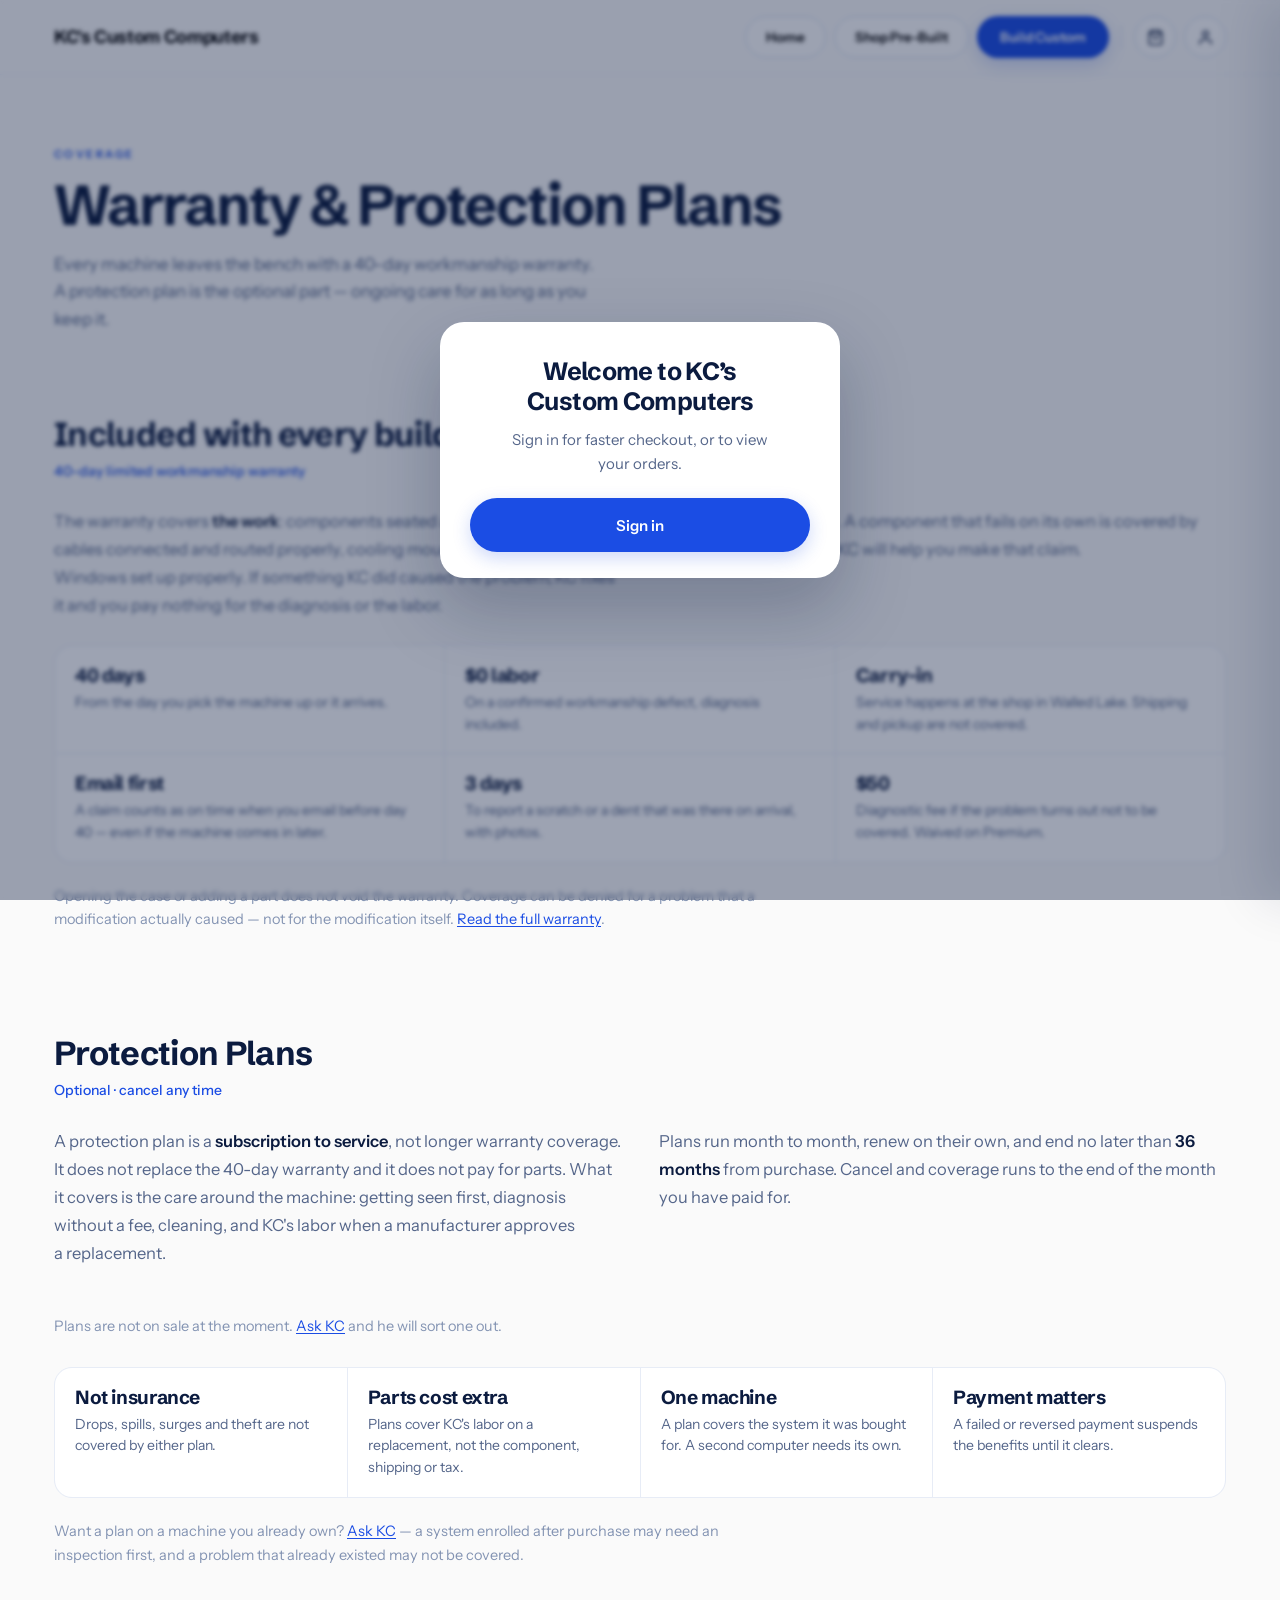
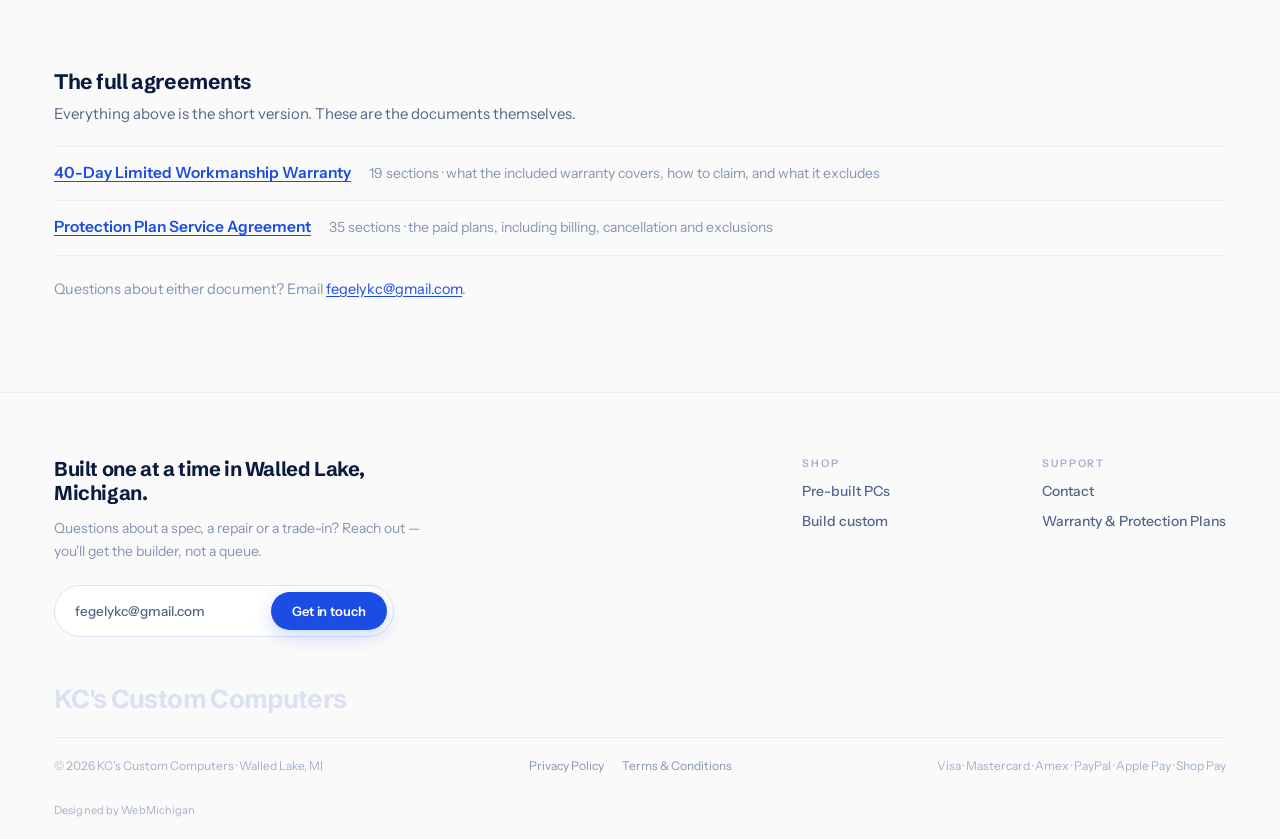
<file: warranty.html>
<!DOCTYPE html>
<html lang="en">
<head>
<meta charset="utf-8">
<meta name="viewport" content="width=device-width, initial-scale=1">
<!-- SEO:BEGIN -->
<title>Warranty &amp; Protection Plans | KC's Custom Computers</title>
<meta name="description" content="Every KC's Custom Computers build includes a 40-day limited workmanship warranty. Protection plans add priority service, diagnostics, cleaning and labor on replacements.">
<link rel="canonical" href="https://kcscustomcomputers.com/warranty">
<meta name="robots" content="index,follow">

<meta property="og:type" content="website">
<meta property="og:site_name" content="KC's Custom Computers">
<meta property="og:locale" content="en_US">
<meta property="og:title" content="Warranty &amp; Protection Plans | KC's Custom Computers">
<meta property="og:description" content="Every KC's Custom Computers build includes a 40-day limited workmanship warranty. Protection plans add priority service, diagnostics, cleaning and labor on replacements.">
<meta property="og:url" content="https://kcscustomcomputers.com/warranty">
<meta property="og:image" content="https://kcscustomcomputers.com/images/og-share.jpg">
<meta property="og:image:width" content="1200">
<meta property="og:image:height" content="630">
<meta property="og:image:alt" content="A complete custom PC build laid out on the bench">

<meta name="twitter:card" content="summary_large_image">
<meta name="twitter:title" content="Warranty &amp; Protection Plans | KC's Custom Computers">
<meta name="twitter:description" content="Every KC's Custom Computers build includes a 40-day limited workmanship warranty. Protection plans add priority service, diagnostics, cleaning and labor on replacements.">
<meta name="twitter:image" content="https://kcscustomcomputers.com/images/og-share.jpg">
<meta name="twitter:image:alt" content="A complete custom PC build laid out on the bench">

<link rel="icon" href="/favicon.svg" type="image/svg+xml">
<link rel="icon" href="/favicon-32x32.png" sizes="32x32" type="image/png">
<link rel="apple-touch-icon" sizes="180x180" href="/apple-touch-icon.png">
<link rel="manifest" href="/site.webmanifest">
<meta name="theme-color" content="#1B4DE4">
<!-- SEO:END -->
<link rel="preconnect" href="https://fonts.googleapis.com">
<link rel="preconnect" href="https://fonts.gstatic.com" crossorigin>
<link href="https://fonts.googleapis.com/css2?family=Schibsted+Grotesk:wght@500;600;700;800&family=Instrument+Sans:wght@400;500;600;700&display=swap" rel="stylesheet">
<link rel="stylesheet" href="styles.css">
<link rel="stylesheet" href="builder.css">
<link rel="stylesheet" href="cart.css">
</head>
<body>
<nav class="nav nav--solid">
  <a class="nav__logo" href="index.html">KC's Custom Computers</a>
  <button class="nav__toggle" id="nav-toggle" aria-label="Menu" aria-expanded="false"><i></i></button>
  <div class="nav__actions" id="nav-actions">
    <a class="btn btn--ghost" href="index.html"><span class="nav__ico"><svg viewBox="0 0 24 24" width="16" height="16" fill="none" stroke="currentColor" stroke-width="1.9" stroke-linecap="round" stroke-linejoin="round" aria-hidden="true"><path d="M3 10.5 12 3l9 7.5"/><path d="M5 9.8V20a1 1 0 0 0 1 1h12a1 1 0 0 0 1-1V9.8"/><path d="M9.5 21v-6h5v6"/></svg></span>Home</a>
    <a class="btn btn--ghost" href="shop.html"><span class="nav__ico"><svg viewBox="0 0 24 24" width="16" height="16" fill="none" stroke="currentColor" stroke-width="1.9" stroke-linecap="round" stroke-linejoin="round" aria-hidden="true"><rect x="5" y="2.5" width="14" height="19" rx="2"/><path d="M9 7h6"/><path d="M9 11h6"/><circle cx="12" cy="17" r="1.6"/></svg></span>Shop Pre-Built</a>
    <a class="btn btn--primary" href="build-custom.html"><span class="nav__ico"><svg viewBox="0 0 24 24" width="16" height="16" fill="none" stroke="currentColor" stroke-width="1.9" stroke-linecap="round" stroke-linejoin="round" aria-hidden="true"><path d="M4 7h10"/><path d="M18 7h2"/><circle cx="16" cy="7" r="2"/><path d="M4 17h4"/><path d="M12 17h8"/><circle cx="10" cy="17" r="2"/></svg></span>Build Custom</a>
    <div class="nav__divider"></div>
    <!-- cart.js wires these: cart opens the drawer, account goes to Shopify -->
    <a class="btn btn--icon" href="" aria-label="Cart"><svg width="17" height="17" viewBox="0 0 24 24" fill="none" stroke="currentColor" stroke-width="1.9" stroke-linecap="round" stroke-linejoin="round"><path d="M6 2 3 6v14a2 2 0 0 0 2 2h14a2 2 0 0 0 2-2V6l-3-4Z"/><path d="M3 6h18"/><path d="M16 10a4 4 0 0 1-8 0"/></svg><span class="nav__label">Cart</span></a>
    <a class="btn btn--icon" href="" aria-label="Account"><svg width="17" height="17" viewBox="0 0 24 24" fill="none" stroke="currentColor" stroke-width="1.9" stroke-linecap="round" stroke-linejoin="round"><path d="M20 21v-2a4 4 0 0 0-4-4H8a4 4 0 0 0-4 4v2"/><circle cx="12" cy="7" r="4"/></svg><span class="nav__label">Account</span></a>
  </div>
</nav>
<main id="main">

<header class="page-head">
  <span class="eyebrow">Coverage</span>
  <h1>Warranty &amp; Protection Plans</h1>
  <p>Every machine leaves the bench with a 40-day workmanship warranty. A protection plan is the optional part &mdash; ongoing care for as long as you keep it.</p>
</header>

<!-- ------------------------------------------------- the free warranty --- -->
<section class="section section--tight">
  <div class="section__head">
    <h2>Included with every build</h2>
    <span class="eyebrow">40-day limited workmanship warranty</span>
  </div>

  <div class="legal__intro">
    <p>The warranty covers <b>the work</b>: components seated and secured properly, cables connected and routed properly, cooling mounted properly, BIOS and Windows set up properly. If something KC did caused the problem, KC fixes it and you pay nothing for the diagnosis or the labor.</p>
    <p>It is not a parts warranty. A component that fails on its own is covered by whoever made it &mdash; and KC will help you make that claim.</p>
  </div>

  <ul class="facts">
    <li class="fact"><b class="fact__n">40 days</b><span>From the day you pick the machine up or it arrives.</span></li>
    <li class="fact"><b class="fact__n">$0 labor</b><span>On a confirmed workmanship defect, diagnosis included.</span></li>
    <li class="fact"><b class="fact__n">Carry-in</b><span>Service happens at the shop in Walled Lake. Shipping and pickup are not covered.</span></li>
    <li class="fact"><b class="fact__n">Email first</b><span>A claim counts as on time when you email before day 40 &mdash; even if the machine comes in later.</span></li>
    <li class="fact"><b class="fact__n">3 days</b><span>To report a scratch or a dent that was there on arrival, with photos.</span></li>
    <li class="fact"><b class="fact__n">$50</b><span>Diagnostic fee if the problem turns out not to be covered. Waived on Premium.</span></li>
  </ul>

  <p class="legal__note">Opening the case or adding a part does not void the warranty. Coverage can be denied for a problem that a modification actually caused &mdash; not for the modification itself. <a href="warranty-terms.html">Read the full warranty</a>.</p>
</section>

<!-- ------------------------------------------------- the paid plans ------ -->
<section class="section section--tight">
  <div class="section__head">
    <h2>Protection Plans</h2>
    <span class="eyebrow">Optional &middot; cancel any time</span>
  </div>

  <div class="legal__intro">
    <p>A protection plan is a <b>subscription to service</b>, not longer warranty coverage. It does not replace the 40-day warranty and it does not pay for parts. What it covers is the care around the machine: getting seen first, diagnosis without a fee, cleaning, and KC's labor when a manufacturer approves a replacement.</p>
    <p>Plans run month to month, renew on their own, and end no later than <b>36 months</b> from purchase. Cancel and coverage runs to the end of the month you have paid for.</p>
  </div>

  <!-- Filled by warranty.js from plans.js and the live Shopify prices. The
       cards used to be written out here and again in cart.js, which is how
       this page came to advertise $349.99 against $350 in the store. -->
  <div class="tiers" id="plan-tiers"></div>
  <p class="legal__note" id="plan-tiers-note" hidden>Plans are not on sale at the moment. <a href="contact.html">Ask KC</a> and he will sort one out.</p>

  <ul class="facts facts--plain">
    <li class="fact"><b class="fact__n">Not insurance</b><span>Drops, spills, surges and theft are not covered by either plan.</span></li>
    <li class="fact"><b class="fact__n">Parts cost extra</b><span>Plans cover KC's labor on a replacement, not the component, shipping or tax.</span></li>
    <li class="fact"><b class="fact__n">One machine</b><span>A plan covers the system it was bought for. A second computer needs its own.</span></li>
    <li class="fact"><b class="fact__n">Payment matters</b><span>A failed or reversed payment suspends the benefits until it clears.</span></li>
  </ul>

  <p class="legal__note">Want a plan on a machine you already own? <a href="contact.html">Ask KC</a> &mdash; a system enrolled after purchase may need an inspection first, and a problem that already existed may not be covered.</p>
</section>

<!-- ------------------------------------------------- the full documents -- -->
<section class="section section--tight">
  <h3 class="docs__head">The full agreements</h3>
  <p class="docs__lede">Everything above is the short version. These are the documents themselves.</p>
  <ul class="docs">
    <li><a href="warranty-terms.html">40-Day Limited Workmanship Warranty</a><span>19 sections &middot; what the included warranty covers, how to claim, and what it excludes</span></li>
    <li><a href="https://docs.google.com/document/d/1M4-s6ZT8ZeQz8hQkqDvDnUowvWXESwpO5AMa8sG3ztY/edit?usp=sharing" target="_blank" rel="noopener">Protection Plan Service Agreement</a><span>35 sections &middot; the paid plans, including billing, cancellation and exclusions</span></li>
  </ul>
  <p class="legal__note">Questions about either document? Email <a href="mailto:fegelykc@gmail.com">fegelykc@gmail.com</a>.</p>
</section>

</main>

<footer class="footer">
  <div class="footer__top">
    <div class="footer__brand">
      <h3>Built one at a time in Walled Lake, Michigan.</h3>
      <p>Questions about a spec, a repair or a trade-in? Reach out &mdash; you'll get the builder, not a queue.</p>
      <div class="footer__mail">
        <a href="mailto:fegelykc@gmail.com">fegelykc@gmail.com</a>
        <a class="btn btn--primary" href="contact.html">Get in touch</a>
      </div>
    </div>
    <div class="footer__links">
      <details class="footer__col" open>
        <summary>SHOP<i class="footer__chev"></i></summary>
        <div>
          <a href="shop.html">Pre-built PCs</a>
          <a href="build-custom.html">Build custom</a>
        </div>
      </details>
      <details class="footer__col" open>
        <summary>SUPPORT<i class="footer__chev"></i></summary>
        <div>
          <a href="contact.html">Contact</a>
          <a href="warranty.html">Warranty &amp; Protection Plans</a>
        </div>
      </details>
    </div>
  </div>
  <div class="footer__mark">KC's Custom Computers</div>
  <div class="footer__legal">
    <span>&copy; 2026 KC's Custom Computers &middot; Walled Lake, MI</span>
    <nav class="footer__policies" aria-label="Legal"><a href="privacy.html">Privacy Policy</a><a href="terms.html">Terms &amp; Conditions</a></nav>
    <span>Visa &middot; Mastercard &middot; Amex &middot; PayPal &middot; Apple Pay &middot; Shop Pay</span>
  </div>
  <div class="footer__credit">Designed by WebMichigan</div>
</footer><script src="nav.js"></script>
<script src="shopify-config.js"></script>
<script src="products.js"></script>
<script src="shopify.js"></script>
<script src="plans.js"></script>
<script src="cart.js"></script>
<script src="welcome.js"></script>
<script src="warranty.js"></script>
</body>
</html>
</file>
<file: styles.css>
/* ==========================================================================
   KC's Custom Computers — site stylesheet
   Palette: white/near-white surfaces, cobalt #1B4DE4, navy ink #0B1B3F
   Type:    Schibsted Grotesk (display) + Instrument Sans (UI/body)
   ========================================================================== */

:root {
  --plate:        #FAFAFA;   /* page background, matches the hero video plate */
  --surface:      #FFFFFF;
  --ink:          #0B1B3F;
  --ink-2:        #55668A;
  --ink-3:        #8494B3;
  --ink-4:        #A3B0CB;
  --line:         #E7ECF6;
  --line-2:       #DCE4F5;
  --line-3:       #EDF1F9;
  --blue:         #1B4DE4;
  --blue-dark:    #1339B8;
  --blue-tint:    #E3EAFD;
  --blue-border:  #D6DFF2;
  --wall:         #C3CCDB;   /* hero type sitting on the video's back wall */
  --danger:       #B4462F;
  --danger-tint:  #F3E7E3;

  --display: 'Schibsted Grotesk', system-ui, sans-serif;
  --ui: 'Instrument Sans', system-ui, sans-serif;

  --nav-h: 74px;
  --pad-x: 54px;
  --r-sm: 12px;
  --r-md: 18px;
  --r-lg: 24px;
}

*, *::before, *::after { box-sizing: border-box; }

html, body {
  margin: 0;
  padding: 0;
  background: var(--plate);
}

body {
  font-family: var(--ui);
  color: var(--ink);
  -webkit-font-smoothing: antialiased;
}

a { color: var(--ink); text-decoration: none; }
a:hover { color: var(--blue); }

img { display: block; max-width: 100%; }

/* `hidden` has to mean hidden. The browser's own rule for it loses to any
   class that sets display — .pill is inline-block, .modal is flex — so
   toggling el.hidden silently did nothing on those, and pages were patching
   it one element at a time. */
[hidden] { display: none !important; }

/* Read by screen readers, not shown. */
.sr {
  position: absolute; width: 1px; height: 1px; margin: -1px;
  overflow: hidden; clip: rect(0 0 0 0); white-space: nowrap; border: 0;
}
button { font-family: inherit; }

h1, h2, h3 { font-family: var(--display); margin: 0; letter-spacing: -0.03em; }

.eyebrow {
  font: 600 11px var(--ui);
  letter-spacing: 0.22em;
  color: var(--blue);
  text-transform: uppercase;
}
/* The Prime Series eyebrow is the one that reads as a name rather than a
   label, so it keeps its capitals. */
.eyebrow--cased { text-transform: none; }

.muted { color: var(--ink-3); }
.wrap { padding-left: var(--pad-x); padding-right: var(--pad-x); }

/* --------------------------------------------------------------- nav ---- */

.nav {
  position: fixed;
  inset: 0 0 auto 0;
  z-index: 50;
  display: flex;
  align-items: center;
  gap: 28px;
  padding: 16px var(--pad-x);
  background: transparent;
  transition: background .22s ease, border-color .22s ease;
}

.nav--solid {
  background: rgba(250, 250, 250, 0.86);
  backdrop-filter: blur(16px);
  border-bottom: 1px solid var(--line-3);
}

.nav__logo {
  font: 700 18px/1.2 var(--display);
  letter-spacing: -0.02em;
  white-space: nowrap;
  flex-shrink: 0;
  color: #000;
}

.nav__actions {
  display: flex;
  align-items: center;
  gap: 8px;
  margin-left: auto;
  flex-shrink: 0;
}

.nav__divider {
  width: 1px;
  height: 24px;
  background: var(--line-2);
  margin: 0 4px;
}

/* ----------------------------------------------------------- buttons ---- */

.btn {
  display: inline-flex;
  align-items: center;
  justify-content: center;
  font: 600 13.5px var(--ui);
  letter-spacing: -0.005em;
  height: 42px;
  padding: 0 20px;
  border: 1px solid transparent;
  border-radius: 999px;
  white-space: nowrap;
  cursor: pointer;
  transition: background .18s ease, border-color .18s ease, color .18s ease;
}

.btn--ghost {
  border-color: var(--blue-border);
  background: rgba(255, 255, 255, 0.72);
  color: #000;
}
.btn--ghost:hover { background: rgba(255, 255, 255, 0.95); border-color: var(--blue); color: #000; }

.btn--ghost.is-active { border-color: var(--blue); background: rgba(27, 77, 228, 0.07); }

.btn--primary {
  background: var(--blue);
  color: #fff;
  padding: 0 22px;
  box-shadow: 0 6px 18px rgba(27, 77, 228, 0.22);
}
.btn--primary:hover { background: var(--blue-dark); color: #fff; }

.btn--lg { height: 54px; padding: 0 34px; font-size: 15px; }
.btn--block { width: 100%; }

.btn--disabled,
.btn--disabled:hover {
  background: #F1F4FA;
  color: var(--ink-4);
  border-color: transparent;
  box-shadow: none;
  cursor: not-allowed;
  pointer-events: none;
}

.btn--icon {
  width: 42px;
  height: 42px;
  padding: 0;
  flex-shrink: 0;
  border-color: var(--blue-border);
  background: rgba(255, 255, 255, 0.72);
  color: var(--ink);
}
.btn--icon:hover { background: rgba(255, 255, 255, 0.95); border-color: var(--blue); color: var(--blue); }

/* -------------------------------------------------------------- pills --- */

.pill {
  display: inline-block;
  font: 600 11px var(--ui);
  letter-spacing: 0.08em;
  padding: 5px 12px;
  border-radius: 999px;
  white-space: nowrap;
}
.pill--blue    { background: var(--blue-tint); color: var(--blue); }
.pill--stock   { background: #E9EEFB; color: #4B62A8; }
.pill--out     { background: var(--danger-tint); color: var(--danger); }
.pill--popular { background: var(--blue); color: #fff; }
.pill--outline {
  font: 600 12px var(--ui);
  letter-spacing: 0;
  color: var(--ink-2);
  border: 1px solid var(--line-2);
  background: var(--surface);
  padding: 8px 15px;
}

/* The warranty badge is the one pill that goes somewhere. */
a.pill--outline:hover { color: var(--blue); border-color: var(--blue-border); }

/* --------------------------------------------------------------- hero --- */

.hero { position: relative; height: 420vh; }

.hero__stage {
  position: sticky;
  top: 0;
  height: 100vh;
  overflow: hidden;
  background: transparent;
}

.hero__clip {
  position: absolute;
  inset: 0;
  background: transparent;
}
.hero__clip video,
.hero__clip canvas {
  position: absolute !important;
  inset: 0 !important;
  width: 100% !important;
  height: 100% !important;
  object-fit: contain !important;
}
#clip-a { z-index: 1; }
#clip-b { z-index: 2; opacity: 0; }

.hero__title {
  position: absolute;
  top: 12%;
  right: 3.2%;
  z-index: 3;
  margin: 0;
  font: 700 clamp(38px, 10.8vw, 210px)/0.88 var(--display);
  letter-spacing: -0.04em;
  text-align: right;
  white-space: nowrap;
  color: var(--wall);
  mix-blend-mode: multiply;
  pointer-events: none;
  transform: perspective(1600px) rotateY(-13deg) rotateX(2deg) scale(0.96);
  transform-origin: 100% 40%;
  text-shadow: 0 1px 0 rgba(255,255,255,0.75), 0 -1px 0 rgba(11,27,63,0.06);
}

/* spec card that unfolds as the build finishes */
.hero__card {
  position: absolute;
  right: 34px;
  bottom: 34px;
  z-index: 5;
  width: 268px;
  padding: 18px 20px 20px;
  background: var(--surface);
  border: 1px solid var(--line-2);
  border-radius: var(--r-md);
  box-shadow: 0 18px 46px rgba(11, 27, 63, 0.13);
}
.hero__card-kicker {
  font: 600 11px var(--ui);
  letter-spacing: 0.16em;
  color: var(--ink-3);
  white-space: nowrap;
}
.hero__card-price {
  display: flex;
  align-items: baseline;
  gap: 10px;
  margin-top: 4px;
}
.hero__card-price b {
  font: 700 28px var(--display);
  letter-spacing: -0.02em;
  white-space: nowrap;
}
#card-tier { opacity: 0; }
.hero__card-specs { overflow: hidden; height: 0; opacity: 0; }
.hero__card-foot {
  font: 500 11.5px var(--ui);
  color: var(--ink-3);
  margin-top: 11px;
  text-align: center;
}
.hero__card-note {
  font: 400 10.5px var(--ui);
  color: var(--ink-4);
  margin-top: 10px;
}
.hero__card-note a { color: var(--ink-3); text-decoration: underline; text-underline-offset: 2px; }
.hero__card-note a:hover { color: var(--blue); }

/* Sits under both clip layers, matched to the frame the hero opens on, so a
   stage that never gets a video is still the photograph rather than nothing.
   contain and the same box as the clips, so the handover is invisible. */
.hero__poster {
  position: absolute;
  inset: 0;
  z-index: 0;
  width: 100%;
  height: 100%;
  object-fit: contain;
}

/* The mobile stand-in for the scrubbed clips. Hidden on desktop, where the
   video does the work; below the breakpoint it is the whole hero. */
.hero__still { display: none; }

/* ------------------------------------------------------- hero callouts -- */

.callouts {
  position: absolute;
  z-index: 3;
  opacity: 0;
  visibility: hidden;
  pointer-events: none;
}
.callouts svg {
  position: absolute;
  inset: 0;
  width: 100%;
  height: 100%;
  overflow: visible;
}
.callouts svg g {
  stroke: var(--blue);
  stroke-width: 1;
  fill: none;
  opacity: 0.45;
}
.co-head {
  position: absolute;
  left: 66%;
  top: 5%;
  /* the frame behind this is a pale bench, so multiply keeps the type sitting
     in the photograph rather than on top of it */
  mix-blend-mode: multiply;
  font: 700 clamp(22px, 2.9vw, 56px)/0.92 var(--display);
  letter-spacing: -0.035em;
  color: var(--wall);
  white-space: nowrap;
  text-shadow: 0 1px 0 rgba(255,255,255,0.75), 0 -1px 0 rgba(11,27,63,0.06);
}
.co-sub {
  position: absolute;
  left: 66%;
  top: 17%;
  font: 500 clamp(10px, 0.95vw, 13px) var(--ui);
  letter-spacing: 0.01em;
  color: var(--ink-3);
  white-space: nowrap;
}
.co-dot {
  position: absolute;
  width: 7px;
  height: 7px;
  margin: -3.5px 0 0 -3.5px;
  border-radius: 999px;
  background: var(--blue);
}
.co-label { position: absolute; white-space: nowrap; }
/* One line per label now, centred on the end of its leader line. The label's
   top sits exactly on the line and the text is pulled up by half its own line
   height, in em, so it stays centred at every viewport size. It cannot be a
   translateY: home.js writes transform on every label to animate it in. */
.co-label b {
  display: block;
  font: 600 clamp(12px, 1.25vw, 17px) var(--ui);
  line-height: 1.2;
  margin-top: -0.6em;
  letter-spacing: -0.005em;
  color: var(--ink);
}

/* ----------------------------------------------------------- sections --- */

.section { padding: 90px var(--pad-x) 30px; }
.section--tight { padding-top: 70px; }
/* Whichever shop section KC has put first sits closer to the page title. It
   used to be hard-wired onto the pre-built grid, which is only first when
   shop_order says so. */
.section.section--lead { padding-top: 48px; }

/* Name first, in the display face, with its line underneath in blue. The two
   used to sit side by side on one baseline, which read as one long sentence
   and buried the name — "One-time deals  One of one. When it's gone, it's
   gone." Placed by grid rather than by source order, so the markup can keep
   the eyebrow first where it already does. */
.section__head {
  display: grid;
  grid-template-columns: minmax(0, 1fr) auto;
  align-items: center;
  column-gap: 18px;
  margin-bottom: 26px;
}
.section__head h2 {
  grid-column: 1;
  grid-row: 1;
  font: 700 clamp(28px, 2.6vw, 40px) var(--display);
  letter-spacing: -0.02em;
  text-wrap: balance;
}
.section__head .eyebrow {
  grid-column: 1;
  grid-row: 2;
  margin-top: 6px;
  /* these read as sentences KC writes in Shopify, not as labels */
  font: 500 14px/1.45 var(--ui);
  letter-spacing: 0;
  text-transform: none;
  color: var(--blue);
  text-wrap: pretty;
}
.section__head .spacer {
  grid-column: 2;
  grid-row: 1 / span 2;
  margin-left: auto;
}

/* Sort control on the shop page. */
.sortbar {
  display: flex;
  align-items: center;
  gap: 14px;
  flex-wrap: wrap;
  padding: 26px var(--pad-x) 0;
}
.sortbar__label {
  font: 600 11px var(--ui);
  letter-spacing: 0.18em;
  text-transform: uppercase;
  color: var(--ink-4);
}
.sortbar__opts { display: flex; flex-wrap: wrap; gap: 8px; }
.sortopt {
  font: 600 12.5px var(--ui);
  padding: 9px 16px;
  border-radius: 999px;
  border: 1px solid var(--line-2);
  background: var(--surface);
  color: var(--ink-2);
  cursor: pointer;
  transition: border-color .15s ease, color .15s ease, background .15s ease;
}
.sortopt:hover { border-color: var(--blue); color: var(--ink); }
.sortopt.is-on { background: var(--ink); border-color: var(--ink); color: #fff; }
.sortopt:focus-visible { outline: 2px solid var(--blue); outline-offset: 2px; }

/* Shown in place of the machines when the catalogue cannot be loaded. */
.unavailable {
  max-width: 620px;
  padding: 26px 28px;
  border: 1px solid var(--line);
  border-radius: var(--r-md);
  background: var(--surface);
}
.unavailable b { font: 700 19px var(--display); letter-spacing: -0.015em; }
.unavailable p { margin: 8px 0 0; font: 400 15px/1.6 var(--ui); color: var(--ink-2); }
.unavailable a { color: var(--blue); text-decoration: underline; text-underline-offset: 2px; }

/* A collection's own description, from Shopify. Sits under the heading and
   above the row, at the width prose stays readable at rather than the full
   grid — a category blurb is a sentence, not a column of text. */
.section__lede {
  margin: -14px 0 26px;
  max-width: 620px;
  font: 400 16px/1.65 var(--ui);
  color: var(--ink-2);
}


.manifesto {
  padding: 96px var(--pad-x) 20px;
  max-width: 1180px;
}
.manifesto p {
  margin: 0;
  font: 700 clamp(30px, 3.6vw, 56px)/1.14 var(--display);
  letter-spacing: -0.03em;
  text-wrap: pretty;
}

.page-head { padding: 142px var(--pad-x) 10px; }
.page-head h1 {
  margin: 14px 0 0;
  font: 700 clamp(36px, 4.4vw, 68px)/1.05 var(--display);
  letter-spacing: -0.035em;
}
.page-head p {
  margin: 16px 0 0;
  font: 400 17px/1.6 var(--ui);
  color: var(--ink-2);
  max-width: 560px;
  text-wrap: pretty;
}

/* -------------------------------------------------------- configurator -- */

.config {
  display: grid;
  grid-template-columns: 1.25fr 1fr;
  background: var(--surface);
  border: 1px solid var(--line-2);
  border-radius: var(--r-lg);
  overflow: hidden;
  box-shadow: 0 14px 40px rgba(11, 27, 63, 0.06);
}
.config__shot {
  position: relative;
  aspect-ratio: 4 / 5;
  align-self: start;
  background: var(--surface);
}
.config__shot img {
  position: absolute;
  inset: 0;
  width: 100%;
  height: 100%;
  object-fit: contain;
  padding: 18px;
}
.config__shot .tag {
  position: absolute;
  top: 20px;
  left: 22px;
  font: 600 11px var(--ui);
  letter-spacing: 0.16em;
  color: #fff;
  background: rgba(11, 27, 63, 0.55);
  backdrop-filter: blur(6px);
  padding: 7px 14px;
  border-radius: 999px;
}
.config__panel {
  padding: 34px 36px 30px;
  display: flex;
  flex-direction: column;
  border-left: 1px solid var(--line-3);
}
.config__chips { display: flex; flex-wrap: wrap; gap: 8px; margin-top: 14px; }

/* Desktop only. The photo used to be the wider column at a fixed 4:5, so on a
   laptop it stood ~800px tall and the spec panel beside it ran out of things
   to say halfway down. Now the panel sets the height and the photo fills
   whatever that is, in the narrower column — the tile is as tall as its
   content and no taller. Mobile keeps the stacked 4:5 layout untouched: the
   max-width: 860px rules never see any of this. */
@media (min-width: 861px) {
  .config { grid-template-columns: minmax(0, 0.9fr) minmax(0, 1.1fr); }
  .config__shot {
    aspect-ratio: auto;
    align-self: stretch;
    min-height: 440px;
  }
}

.chip {
  font: 600 12.5px var(--ui);
  padding: 9px 16px;
  border-radius: 999px;
  border: 1px solid var(--line-2);
  background: var(--surface);
  color: var(--ink-2);
  cursor: pointer;
  transition: background .18s ease, color .18s ease, border-color .18s ease;
}
.chip:hover { border-color: var(--blue); }
.chip.is-active { background: var(--ink); border-color: var(--ink); color: #fff; }

.config__price { font: 700 32px var(--display); letter-spacing: -0.02em; }
/* Price on the left, the button pushed right. The price box takes the room the
   button leaves and wraps its sub-line inside it; its flex-basis is 0 so the
   row only breaks onto two lines when the price itself cannot fit beside the
   button, not whenever the sub-line would like to be wide. */
.config__buyrow { display: flex; flex-wrap: wrap; align-items: center; gap: 18px; }
.config__pricebox { flex: 1 1 0; min-width: 0; }

/* ---------------------------------------------------------- spec rows --- */

.spec {
  display: flex;
  justify-content: space-between;
  gap: 20px;
  padding: 10px 0;
  border-bottom: 1px solid var(--line-3);
}
.spec dt { font: 500 12px var(--ui); color: var(--ink-3); margin: 0; }
.spec dd { font: 600 13.5px var(--ui); margin: 0; text-align: right; }

.spec--sm { padding: 7px 0; border-bottom: none; border-top: 1px solid var(--line-3); }
.spec--sm dt { font-size: 11.5px; }
.spec--sm dd { font-size: 12.5px; white-space: nowrap; }

/* ---------------------------------------------------------- benchmarks -- */

.bench { display: flex; align-items: center; gap: 12px; margin-bottom: 9px; }
.bench__game {
  font: 500 12px var(--ui);
  color: var(--ink-2);
  width: 74px;
  flex-shrink: 0;
}
.bench__bar {
  height: 9px;
  min-width: 0;
  border-radius: 999px;
  background: var(--blue);
  transition: flex-basis .35s ease;
}
.bench__bar--2 { background: #5C86EF; }
.bench__bar--3 { background: #B7C7F5; }
.bench__fps {
  font: 600 13px var(--ui);
  flex-shrink: 0;
  white-space: nowrap;
  min-width: 52px;
}

/* -------------------------------------------------------------- cards --- */

.grid { display: grid; gap: 22px; }
.grid--3 { grid-template-columns: repeat(3, 1fr); }
.grid--4 { grid-template-columns: repeat(4, 1fr); gap: 18px; }

.card {
  display: flex;
  flex-direction: column;
  background: var(--surface);
  border: 1px solid var(--line);
  border-radius: 20px;
  overflow: hidden;
  box-shadow: 0 10px 30px rgba(11, 27, 63, 0.04);
  transition: border-color .18s ease, box-shadow .18s ease;
}
.card:hover { border-color: var(--blue); }
.card--hero { border: 1.5px solid var(--blue); box-shadow: 0 14px 36px rgba(27, 77, 228, 0.15); }
.card--out { opacity: 0.92; }
.card--out .card__shot img { filter: grayscale(0.55); }

.card__shot { position: relative; display: block; }
.card__shot img {
  width: 100%;
  height: 300px;
  object-fit: contain;
  background: var(--surface);
  padding: 14px 0;
}
.card__shot .pill { position: absolute; top: 14px; z-index: 2; }
.card__shot .pill--popular { left: 14px; }
.card__shot .pill--stock,
.card__shot .pill--out { right: 14px; }

.card__body {
  padding: 20px 22px 22px;
  display: flex;
  flex-direction: column;
  flex: 1;
}
.card__title {
  display: flex;
  justify-content: space-between;
  align-items: baseline;
  gap: 10px;
}
.card__title .name { font: 700 19px var(--display); }
.card__title .price { font: 700 22px var(--display); }
.card__foot {
  display: flex;
  gap: 10px;
  align-items: center;
  margin-top: auto;
  padding-top: 18px;
}
.card__foot .link {
  font: 600 13px var(--ui);
  color: var(--ink-2);
  white-space: nowrap;
}
.card__foot .btn { margin-left: auto; }

.card--deal .card__shot img { height: 200px; }
.card--deal .card__body { padding: 18px 22px 20px; }
.card--deal .name { font: 600 14px var(--ui); margin-top: 10px; display: block; }
.card--deal .sub { font: 400 12.5px/1.5 var(--ui); color: var(--ink-3); margin-top: 4px; }
.card--deal .btn { margin-top: 16px; }

/* -------------------------------------------------------- build custom -- */

.custom {
  border: 1px solid var(--line-2);
  border-radius: 28px;
  padding: 54px 56px 50px;
  background: var(--surface);
  box-shadow: 0 18px 50px rgba(11, 27, 63, 0.06);
}
.custom h2 {
  margin: 0;
  font: 700 clamp(30px, 3.2vw, 50px)/1.1 var(--display);
  max-width: 760px;
  text-wrap: pretty;
}
/* A step above the paragraph below it, a step below the name above it.
   Written as `.custom > p.custom__lead` so it outranks the `.custom > p`
   rule below, which would otherwise pull it back to the body size. */
.custom > p.custom__lead {
  margin: 14px 0 0;
  font: 500 clamp(19px, 1.7vw, 23px)/1.45 var(--ui);
  color: var(--ink);
  max-width: 700px;
  text-wrap: pretty;
}
.custom > p {
  margin: 14px 0 0;
  font: 400 17px/1.6 var(--ui);
  color: var(--ink-2);
  max-width: 620px;
  text-wrap: pretty;
}

.steps {
  display: grid;
  grid-template-columns: repeat(4, 1fr);
  gap: 1px;
  background: var(--line-2);
  border: 1px solid var(--line-2);
  border-radius: var(--r-md);
  overflow: hidden;
  margin-top: 40px;
}
.steps > li {
  list-style: none;
  background: var(--surface);
  padding: 26px 26px 30px;
}
.steps .num { font: 600 11px var(--ui); letter-spacing: 0.18em; color: var(--blue); }
.steps h3 { font: 700 18px var(--display); margin-top: 10px; letter-spacing: -0.015em; }
.steps p { margin: 6px 0 0; font: 400 13.5px/1.55 var(--ui); color: var(--ink-2); }

.custom__cta {
  display: flex;
  align-items: center;
  gap: 22px;
  flex-wrap: wrap;
  margin-top: 36px;
}

/* ------------------------------------------------------- product page --- */

.crumbs {
  display: flex;
  align-items: center;
  gap: 8px;
  font: 500 12.5px var(--ui);
  color: var(--ink-4);
  margin-bottom: 22px;
}
.crumbs a { color: var(--ink-3); }

.product {
  display: grid;
  grid-template-columns: minmax(0, 1.15fr) minmax(0, 1fr);
  gap: 48px;
  align-items: start;
}
.product__stage {
  position: relative;
  border: 1px solid var(--line);
  border-radius: var(--r-lg);
  background: var(--surface);
  aspect-ratio: 4 / 3;
  overflow: hidden;
}
.product__stage img {
  position: absolute;
  inset: 0;
  width: 100%;
  height: 100%;
  object-fit: contain;
  padding: 26px;
}
.product__stage .pill { position: absolute; top: 18px; left: 20px; }

.thumbs { display: flex; gap: 12px; margin-top: 12px; }
.thumb {
  width: 92px;
  height: 72px;
  border-radius: var(--r-sm);
  border: 1px solid var(--line);
  background: var(--surface);
  padding: 4px;
  cursor: pointer;
}
.thumb.is-active { border: 1.5px solid var(--blue); }
.thumb img { width: 100%; height: 100%; object-fit: contain; }

.product h1 {
  margin: 12px 0 0;
  font: 700 clamp(30px, 3.4vw, 52px)/1.05 var(--display);
  letter-spacing: -0.035em;
}
.product__tagline {
  margin: 12px 0 0;
  font: 500 17px/1.5 var(--ui);
  color: var(--ink-2);
  max-width: 460px;
  text-wrap: pretty;
}
.product__price {
  display: flex;
  align-items: baseline;
  gap: 14px;
  margin-top: 26px;
}
.product__price b { font: 700 40px var(--display); letter-spacing: -0.03em; }

.buybar { display: flex; align-items: center; gap: 12px; margin-top: 22px; }
.qty {
  display: flex;
  align-items: center;
  gap: 2px;
  border: 1px solid var(--blue-border);
  border-radius: 999px;
  padding: 4px;
  background: var(--surface);
}
.qty button {
  width: 38px;
  height: 38px;
  border: none;
  background: transparent;
  border-radius: 999px;
  cursor: pointer;
  font: 600 17px var(--ui);
  color: var(--ink-2);
}
.qty button:hover { background: var(--line-3); }
.qty span { min-width: 26px; text-align: center; font: 600 15px var(--ui); }
.buybar .btn { flex: 1; min-width: 200px; height: 54px; font-size: 15px; }

.buynote { font: 500 12.5px var(--ui); color: var(--ink-3); margin-top: 12px; }
.buynote.is-out { color: var(--danger); }

.block { margin-top: 30px; border-top: 1px solid var(--line); padding-top: 24px; }
.block__label { font: 600 11px var(--ui); letter-spacing: 0.18em; color: var(--ink-4); }
.block__head {
  display: flex;
  align-items: center;
  justify-content: space-between;
  gap: 14px;
  flex-wrap: wrap;
}
.restabs { display: flex; gap: 2px; }
.restab {
  font: 600 12px var(--ui);
  padding: 7px 14px;
  border: none;
  border-radius: 999px;
  background: transparent;
  color: var(--ink-2);
  cursor: pointer;
}
.restab.is-on { background: var(--ink); color: #FFFFFF; }
/* A resolution with no numbers yet still lists the games, so the switch shows
   what is coming rather than collapsing to nothing. */
.bench.is-pending .bench__bar { background: var(--line-3); }
.bench.is-pending .bench__fps { color: var(--ink-4); }
.benchnote { margin-top: 12px; font: 400 11.5px var(--ui); color: var(--ink-4); }
.product__blurb {
  margin: 26px 0 0;
  font: 400 15px/1.65 var(--ui);
  color: var(--ink-2);
  max-width: 500px;
  text-wrap: pretty;
}
.badges { display: flex; flex-wrap: wrap; gap: 10px; margin-top: 24px; }

/* ---------------------------------------------- options and add-ons --- */

/* A colour, length, or any other option an accessory offers. Same pill shape
   as the configurator chips, but the chosen one is outlined rather than filled
   so its swatch stays visible — a filled black pill would swallow a black
   swatch. */
.opts { display: flex; flex-direction: column; gap: 18px; margin-top: 24px; }
.choice__label { font: 600 11px var(--ui); letter-spacing: 0.18em; color: var(--ink-4); text-transform: uppercase; }
.choice__label b { margin-left: 6px; font: 600 13px var(--ui); letter-spacing: 0; text-transform: none; color: var(--ink); }
.choice__values { display: flex; flex-wrap: wrap; gap: 8px; margin-top: 10px; }

.optval {
  display: inline-flex;
  align-items: center;
  gap: 8px;
  font: 600 13px var(--ui);
  padding: 9px 16px;
  border-radius: 999px;
  border: 1px solid var(--line-2);
  background: var(--surface);
  color: var(--ink-2);
  cursor: pointer;
  transition: border-color .15s ease, box-shadow .15s ease, color .15s ease;
}
.optval:hover { border-color: var(--blue); color: var(--ink); }
.optval.is-on { border-color: var(--ink); color: var(--ink); box-shadow: inset 0 0 0 1px var(--ink); }
.optval.is-out { color: var(--ink-4); }
.optval.is-out:not(.is-on) { text-decoration: line-through; }
.optval:disabled { cursor: not-allowed; }
.optval:focus-visible { outline: 2px solid var(--blue); outline-offset: 2px; }
.optval--sm { gap: 6px; padding: 4px 10px 4px 6px; font-size: 12px; }

.swatch {
  width: 14px;
  height: 14px;
  flex: none;
  border-radius: 999px;
  /* a white stand's swatch has to show on a white pill */
  box-shadow: inset 0 0 0 1px rgba(11, 27, 63, 0.22);
}
.optval--sm .swatch { width: 12px; height: 12px; }

/* Accessories offered on a PC's page, above the button that adds them. */
.addons {
  margin-top: 18px;
  border: 1px solid var(--line);
  border-radius: var(--r-md);
  background: var(--surface);
  overflow: hidden;
}
.addons__head {
  display: flex;
  align-items: center;
  justify-content: space-between;
  gap: 12px;
  padding: 10px 16px;
  border-bottom: 1px solid var(--line-3);
}
.addons__head a { font: 600 12.5px var(--ui); color: var(--blue); }
.addons__list { list-style: none; margin: 0; padding: 0; }

.addon {
  display: grid;
  grid-template-columns: auto 40px minmax(0, 1fr) auto;
  align-items: center;
  gap: 12px;
  padding: 9px 16px;
  transition: background .15s ease;
}
.addon + .addon { border-top: 1px solid var(--line-3); }
.addon.is-on { background: #F5F8FF; }
/* The label holds the tick box and the photo, so tapping either one toggles;
   `contents` lets both still sit in the row's grid as their own columns. */
.addon__pick { display: contents; cursor: pointer; }
.addon__pick input { position: absolute; opacity: 0; width: 1px; height: 1px; pointer-events: none; }
.addon__box {
  width: 22px;
  height: 22px;
  border-radius: 7px;
  border: 1.5px solid var(--line-2);
  background: var(--surface);
  display: grid;
  place-items: center;
  cursor: pointer;
  transition: background .15s ease, border-color .15s ease;
}
.addon__box::after {
  content: '';
  width: 6px;
  height: 11px;
  border: solid #fff;
  border-width: 0 2px 2px 0;
  transform: translateY(-1px) rotate(45deg);
  opacity: 0;
}
.addon__pick input:checked + .addon__box { background: var(--blue); border-color: var(--blue); }
.addon__pick input:checked + .addon__box::after { opacity: 1; }
.addon__pick input:focus-visible + .addon__box { outline: 2px solid var(--blue); outline-offset: 2px; }
.addon__shot {
  width: 40px;
  height: 40px;
  border-radius: var(--r-sm);
  border: 1px solid var(--line);
  background: var(--plate);
  object-fit: cover;
  cursor: pointer;
}
.addon__name { font: 600 14px/1.3 var(--ui); color: var(--ink); }
.addon__vals { display: flex; flex-wrap: wrap; gap: 6px; margin-top: 7px; }
.addon__select {
  font: 500 12.5px var(--ui);
  padding: 5px 8px;
  border-radius: 8px;
  border: 1px solid var(--line-2);
  background: var(--surface);
  color: var(--ink);
  max-width: 100%;
}
.addon__price {
  font: 600 13.5px var(--ui);
  color: var(--ink-2);
  white-space: nowrap;
  font-variant-numeric: tabular-nums;
  text-align: right;
}
/* The subscription price under the prepaid one, on a plan's row. */
.addon__sub {
  display: block;
  margin-top: 2px;
  font: 500 11.5px var(--ui);
  color: var(--ink-4);
}

/* The protection plans, directly above the accessories.
 *
 * Both blocks were the same shape, the same size and the same colour, one on
 * top of the other, and between them they owned the buy column — the price
 * and the button were pushed off the screen on a laptop. This one is the
 * quieter of the two: no photograph, one line a row, and a tint so the eye
 * reads two blocks rather than one list of four.
 */
.addons--plans {
  background: #F8FAFF;
  border-color: var(--blue-border);
}
.addons--plans .addons__head { padding: 8px 14px; border-bottom-color: var(--blue-border); }
.addons--plans .block__label { font-size: 10px; letter-spacing: 0.14em; }
.addons--plans .addons__head a { font-size: 11.5px; }
.addons--plans .addon {
  grid-template-columns: auto minmax(0, 1fr) auto;
  gap: 10px;
  padding: 7px 14px;
}
.addons--plans .addon + .addon { border-top-color: var(--blue-border); }
.addons--plans .addon.is-on { background: var(--blue-tint); }
.addons--plans .addon__box { width: 18px; height: 18px; border-radius: 6px; }
.addons--plans .addon__box::after { width: 5px; height: 9px; }
.addons--plans .addon__name { font: 600 13px/1.3 var(--ui); }
.addons--plans .addon__price { font-size: 13px; }

/* Accessory card: the deal card's shape, with the colours it comes in. */
/* KC's accessory shots are photographs on a desk, not cut-outs on white, so
   they fill the frame instead of floating in padding like the PC renders. */
.card--accessory .card__shot img { object-fit: cover; padding: 0; }
.card--accessory .price small { font: 600 12px var(--ui); color: var(--ink-3); letter-spacing: 0; }
.swatches { display: inline-flex; gap: 5px; }

.related { display: grid; grid-template-columns: repeat(4, 1fr); gap: 18px; }
.related .card__shot img { height: 150px; padding: 12px 0; }
.related .card__body { padding: 16px 18px 18px; }
.related .name { font: 700 15px var(--display); }
.related .price { font: 700 16px var(--display); }
.related .stock { font: 500 12px var(--ui); color: var(--blue); margin-top: 6px; }
.related .stock.is-out { color: var(--danger); }

/* ------------------------------------------------------------- footer --- */

.footer {
  border-top: 1px solid var(--line);
  padding: 64px var(--pad-x) 0;
  margin-top: 60px;
}
.footer__top {
  display: grid;
  grid-template-columns: minmax(0, 1.3fr) auto;
  gap: 60px;
  align-items: start;
}
.footer__brand { max-width: 380px; }
.footer__brand h3 { font: 700 20px/1.2 var(--display); letter-spacing: -0.02em; }
.footer__brand p { margin: 12px 0 0; font: 400 14px/1.65 var(--ui); color: var(--ink-3); }

.footer__mail {
  display: flex;
  align-items: center;
  gap: 10px;
  margin-top: 22px;
  border: 1px solid var(--line-2);
  border-radius: 999px;
  padding: 6px 6px 6px 20px;
  max-width: 340px;
  background: var(--surface);
}
/* :not(.btn) matters — this selector outranks .btn--primary, and without it
   the "Get in touch" button's white label was repainted muted grey on blue. */
.footer__mail span,
.footer__mail > a:not(.btn) { font: 500 13.5px var(--ui); color: var(--ink-2); white-space: nowrap; }
.footer__mail > a:not(.btn):hover { color: var(--blue); }
.footer__mail .btn { margin-left: auto; height: 38px; padding: 0 20px; font-size: 13px; }

.footer__links { display: grid; grid-template-columns: repeat(2, minmax(0, 1fr)); gap: 56px; }

/* Each group is a native <details>, so the mobile accordion needs no JS and no
   state to track. Above the mobile breakpoint the panel is force-shown whatever
   the open attribute says, so the desktop footer stays the flat grid it was. */
.footer__col > summary {
  display: flex;
  align-items: center;
  gap: 8px;
  font: 600 10.5px var(--ui);
  letter-spacing: 0.18em;
  color: var(--ink-4);
  list-style: none;
}
.footer__col > summary::-webkit-details-marker { display: none; }
.footer__col > summary::marker { content: ''; }
/* an author display on a <details> child overrides the UA's closed-state
   hiding, so the closed panel has to be taken down explicitly */
.footer__col > div { display: flex; flex-direction: column; gap: 12px; margin-top: 12px; }
.footer__col:not([open]) > div { display: none; }
.footer__col a { font: 500 14px var(--ui); color: var(--ink-2); white-space: nowrap; }
.footer__chev { display: none; }

@media (min-width: 861px) {
  .footer__col > div { display: flex !important; }
  .footer__col > summary { cursor: default; pointer-events: none; }
}

.footer__mark {
  margin-top: 46px;
  font: 700 26px var(--display);
  letter-spacing: -0.025em;
  color: #D9E1F2;
  user-select: none;
}
.footer__legal {
  display: flex;
  justify-content: space-between;
  align-items: center;
  flex-wrap: wrap;
  gap: 12px;
  border-top: 1px solid var(--line);
  margin-top: 22px;
  padding: 20px 0 30px;
  font: 400 12px var(--ui);
  color: var(--ink-4);
}

/* Privacy Policy and Terms links, between the copyright and the payment
   methods. Quieter than the column links: legal pages are looked for, not
   browsed to. */
.footer__policies { display: flex; flex-wrap: wrap; gap: 6px 18px; }
.footer__policies a { color: var(--ink-3); }
.footer__policies a:hover { color: var(--blue); }

/* ------------------------------------------------------------ policies --- */

/* KC's policies, as Shopify publishes them. The markup is Shopify's — h2s,
   paragraphs, lists, a few links — with its classes stripped, so it is styled
   here by element. A reading measure, not the full page width: these are
   long and mostly read top to bottom. */
.policy { max-width: 720px; font: 400 16px/1.7 var(--ui); color: var(--ink-2); }
.policy h2 {
  margin: 42px 0 12px;
  font: 700 clamp(20px, 2.1vw, 25px)/1.25 var(--display);
  letter-spacing: -0.02em;
  color: var(--ink);
  text-wrap: balance;
}
.policy p { margin: 0 0 14px; }
.policy ul, .policy ol { margin: 0 0 18px; padding-left: 22px; }
.policy li { margin-bottom: 8px; }
.policy li::marker { color: var(--ink-4); }
.policy strong, .policy b { font-weight: 600; color: var(--ink); }
.policy a { color: var(--blue); text-decoration: underline; text-underline-offset: 2px; overflow-wrap: anywhere; }
/* Shopify opens every policy with "Last updated: …" */
.policy > div > p:first-child {
  margin-bottom: 26px;
  font: 600 12px var(--ui);
  letter-spacing: 0.12em;
  text-transform: uppercase;
  color: var(--ink-4);
}
/* Loading, not published yet, or could not be fetched. */
.policy__status {
  max-width: 620px;
  margin: 0;
  padding: 22px 24px;
  border: 1px solid var(--line);
  border-radius: var(--r-md);
  background: var(--surface);
  font: 500 15px/1.6 var(--ui);
  color: var(--ink-2);
}
.policy__status a { color: var(--blue); text-decoration: underline; text-underline-offset: 2px; }

/* ----------------------------------------------- warranty & plans ------- */

/* The two short blocks above the contracts. Same measure as .policy so the
   whole page reads as one column. */
/* Two columns rather than one 720px column with half the page empty beside
   it. Full width in one column would fill the same space, but at this size a
   line would run past 150 characters, which is a paragraph nobody finishes.
   Both of these blocks are exactly two paragraphs, so they sit side by side. */
.legal__intro {
  display: grid;
  grid-template-columns: repeat(2, minmax(0, 1fr));
  gap: 0 38px;
  align-items: start;
  font: 400 16.5px/1.7 var(--ui);
  color: var(--ink-2);
}
.legal__intro p { margin: 0; text-wrap: pretty; }
.legal__intro b { font-weight: 600; color: var(--ink); }

.legal__note {
  max-width: 720px;
  margin: 22px 0 0;
  font: 400 14.5px/1.65 var(--ui);
  color: var(--ink-3);
}
.legal__note a { color: var(--blue); text-decoration: underline; text-underline-offset: 2px; }

/* The numbers a buyer needs before they read 54 numbered clauses. */
.facts {
  list-style: none;
  margin: 26px 0 0;
  padding: 0;
  display: grid;
  grid-template-columns: repeat(3, minmax(0, 1fr));
  gap: 1px;
  background: var(--line);
  border: 1px solid var(--line);
  border-radius: var(--r-md);
  overflow: hidden;
}
.facts--plain { grid-template-columns: repeat(4, minmax(0, 1fr)); margin-top: 28px; }
.fact { padding: 18px 20px; background: var(--surface); }
.fact span {
  display: block;
  margin-top: 5px;
  font: 400 14px/1.55 var(--ui);
  color: var(--ink-2);
}
.fact__n {
  font: 700 19px/1.2 var(--display);
  letter-spacing: -0.02em;
  color: var(--ink);
}

/* Plus and Premium, side by side. Two cards, not a feature matrix — Premium
   is Plus plus four lines, so a matrix would be nine rows of two ticks. */
.tiers {
  margin-top: 26px;
  display: grid;
  grid-template-columns: repeat(2, minmax(0, 1fr));
  gap: 18px;
  /* stretch, so the two cards match height and their buttons line up however
     many bullets each tier has */
  align-items: stretch;
}
.tier {
  display: flex;
  flex-direction: column;
  border: 1px solid var(--line);
  border-radius: var(--r-md);
  background: var(--surface);
  padding: 24px 24px 26px;
}
.tier--featured { border-color: var(--blue-border); box-shadow: 0 1px 0 var(--blue-tint) inset; }
.tier__head h3 {
  margin: 0;
  font: 700 clamp(19px, 2vw, 23px)/1.2 var(--display);
}
.tier__tag {
  display: inline-block;
  margin-bottom: 10px;
  padding: 4px 9px;
  border-radius: 999px;
  background: var(--blue-tint);
  font: 600 11px var(--ui);
  letter-spacing: 0.1em;
  text-transform: uppercase;
  color: var(--blue);
}
.tier__price { margin: 14px 0 0; display: flex; align-items: baseline; gap: 7px; }
.tier__price b { font: 700 30px/1 var(--display); letter-spacing: -0.03em; }
.tier__price span { font: 500 13.5px var(--ui); color: var(--ink-3); }
.tier__alt { margin: 6px 0 0; font: 400 14px/1.5 var(--ui); color: var(--ink-2); }
.tier__alt b { font-weight: 600; color: var(--ink); }
.tier__also {
  margin: 20px 0 0;
  font: 600 13px var(--ui);
  letter-spacing: 0.04em;
  color: var(--ink-3);
}
.tier__list {
  margin: 16px 0 0;
  padding: 0;
  list-style: none;
  font: 400 15px/1.55 var(--ui);
  color: var(--ink-2);
}
.tier__list li { position: relative; padding: 0 0 10px 24px; }
/* How to pay, then the button, at the foot of a card. */
.tier__buy { margin-top: auto; }
.tier__opts { display: flex; flex-wrap: wrap; gap: 6px; margin-bottom: 12px; }
.tier__buy .btn { margin-top: 0; }

/* The warranty page's cards link to the plan rather than selling it there:
   the place to add one is the machine's page or the popup at checkout. */
.tier__link { margin-top: auto; }
/* auto pushes it to the foot of the card; this is the gap above it when the
   bullets end well short of the other card's */
.tier__list, .tier__also + .tier__list { margin-bottom: 20px; }

.tier__list li::before {
  content: '';
  position: absolute;
  left: 2px;
  top: 7px;
  width: 11px;
  height: 6px;
  border: solid var(--blue);
  border-width: 0 0 2px 2px;
  transform: rotate(-45deg);
}

/* The agreements are not on this page any more — two links are. One points at
   our own copy of the warranty, the other at the Google Doc KC keeps the plan
   agreement in. */
.docs__head {
  margin: 0;
  font: 700 clamp(18px, 1.8vw, 21px)/1.25 var(--display);
  letter-spacing: -0.02em;
}
.docs__lede { margin: 8px 0 0; font: 400 15px/1.6 var(--ui); color: var(--ink-2); }
.docs {
  list-style: none;
  margin: 20px 0 0;
  padding: 0;
  border-top: 1px solid var(--line);
}
.docs li {
  display: flex;
  flex-wrap: wrap;
  align-items: baseline;
  gap: 4px 18px;
  padding: 16px 0;
  border-bottom: 1px solid var(--line);
}
.docs a {
  font: 600 15.5px var(--ui);
  color: var(--blue);
  text-decoration: underline;
  text-underline-offset: 3px;
}
.docs span { font: 400 14px/1.55 var(--ui); color: var(--ink-3); }

/* The contracts themselves: .policy sets the type, .legal adds the numbering
   and the section index. */
.legal { margin-top: 30px; }
.legal__title {
  margin: 0 0 4px;
  font: 700 clamp(19px, 2vw, 24px)/1.25 var(--display);
  letter-spacing: -0.025em;
}
.legal__lead { margin: 14px 0 6px; }
.legal__toc {
  display: flex;
  flex-wrap: wrap;
  gap: 6px 14px;
  padding: 16px 0 4px;
  border-bottom: 1px solid var(--line);
}
.legal__toc a {
  font: 500 13px var(--ui);
  color: var(--ink-2);
  text-decoration: none;
}
.legal__toc a:hover { color: var(--blue); }
.legal h3 {
  margin: 34px 0 12px;
  font: 700 17px/1.3 var(--display);
  letter-spacing: -0.015em;
  color: var(--ink);
  scroll-margin-top: calc(var(--nav-h) + 16px);
}
.legal__sub {
  margin: 20px 0 8px;
  font: 600 15px/1.4 var(--ui);
  color: var(--ink);
}
/* Clause numbers, held in their own colour so the prose still reads as prose. */
.legal__n { font-weight: 600; color: var(--ink-3); }
.legal__list { margin: 0 0 16px; padding-left: 26px; }
.legal__list li { margin-bottom: 7px; }

/* ------------------------------------------------------------- mobile --- */

@media (max-width: 1080px) {
  .facts--plain { grid-template-columns: repeat(2, minmax(0, 1fr)); }
  .grid--4, .related { grid-template-columns: repeat(2, 1fr); }
  .steps { grid-template-columns: repeat(2, 1fr); }
}

@media (max-width: 860px) {
  :root { --pad-x: 20px; }

  .nav {
    padding: 10px 16px;
    gap: 12px;
    flex-wrap: wrap;
    background: rgba(255, 255, 255, 0.92);
    backdrop-filter: blur(14px);
    border-bottom: 1px solid var(--line);
  }
  .nav__logo { font-size: 15px; }
  .nav__actions { gap: 6px; }
  .nav__actions .btn { height: 36px; padding: 0 13px; font-size: 12.5px; }
  .nav__actions .btn--icon { width: 36px; padding: 0; }
  .nav__divider { display: none; }

  /* No scrubbing on a phone, so the hero stops being a sticky stage that
     three screens of scroll play through. It becomes what it actually is
     here: a headline, a photograph of the build, and the card — stacked,
     each taking the room it needs. Absolutely positioning them inside a
     100vh box left the wide still stranded in a band of empty white. */
  .hero { height: auto; }
  .hero__stage {
    position: static;
    height: auto;
    padding: calc(var(--nav-h) + 10px) 0 22px;
  }
  .callouts { display: none; }
  .hero__clip { display: none; }
  /* the phone has its own still; this one would only be a second download */
  .hero__poster { display: none; }

  .hero__title {
    position: static;
    text-align: right;
    padding: 0 16px;
    font-size: clamp(38px, 12vw, 76px);
  }
  .hero__still {
    display: block;
    width: 100%;
    height: auto;
    margin-top: 6px;
  }
  .hero__card {
    position: static;
    width: auto !important;
    margin: 18px 16px 0;
  }

  /* minmax(0, …), not 1fr: a bare 1fr column will not shrink below its
     widest unbreakable content, which here is the price beside a nowrap
     button. That row needs ~316px on a phone where the panel has 291, so the
     column grew past the tile, the tile's overflow:hidden cut it, and the
     spec values and the button lost their right edge — 4px of it at $2,500. */
  .config { grid-template-columns: minmax(0, 1fr); }
  .config__panel { border-left: none; border-top: 1px solid var(--line-3); padding: 24px 22px; }

  .tiers { grid-template-columns: 1fr; }
  .legal__intro { grid-template-columns: 1fr; gap: 14px; }
  .facts, .facts--plain { grid-template-columns: repeat(2, minmax(0, 1fr)); }

  .grid--3, .grid--4, .product, .related { grid-template-columns: 1fr; }
  .product { gap: 28px; }
  .related { grid-template-columns: repeat(2, 1fr); }

  .custom { padding: 30px 22px 32px; }
  .steps { grid-template-columns: 1fr; }

  .footer__top { grid-template-columns: 1fr; gap: 34px; }
  .footer__legal { flex-direction: column; align-items: flex-start; }

  .footer__col { border-top: 1px solid var(--line); }
  .footer__col > summary { min-height: 44px; cursor: pointer; }
  .footer__col > div { padding-bottom: 14px; }
  .footer__chev {
    display: block;
    margin-left: auto;
    width: 7px;
    height: 7px;
    border-right: 1.5px solid var(--ink-4);
    border-bottom: 1.5px solid var(--ink-4);
    transform: rotate(45deg);
    transition: transform 180ms ease;
  }
  .footer__col[open] > summary .footer__chev { transform: rotate(-135deg); }
}

@media (max-width: 520px) {
  /* A phone cannot spare a column for the price: it squeezed names and colour
     buttons onto two lines each. The price drops under the name instead, and
     the colour buttons grow to a size a thumb can hit reliably. */
  .addon {
    grid-template-columns: auto 46px minmax(0, 1fr);
    grid-template-areas: "box shot body" "box shot price";
    column-gap: 12px;
    row-gap: 6px;
    padding: 12px 14px;
  }
  .addon__box   { grid-area: box; }
  .addon__shot  { grid-area: shot; width: 46px; height: 46px; }
  .addon__body  { grid-area: body; }
  .addon__price { grid-area: price; font-size: 13px; }

  /* A plan's row carries no photograph and no colour buttons, so it still
     fits on one line at this width. Without this it inherits the two-row
     layout above and reserves a 46px column for a picture that is not
     there. */
  .addons--plans .addon {
    grid-template-areas: none;
    grid-template-columns: auto minmax(0, 1fr) auto;
    row-gap: 0;
    padding: 8px 14px;
  }
  .addons--plans .addon__box,
  .addons--plans .addon__body,
  .addons--plans .addon__price { grid-area: auto; }
  .optval--sm   { padding: 8px 12px 8px 9px; }
  /* Room for the price beside the button on a 360px phone: a tighter gap, a
     slightly smaller price and less side padding on the button. On anything
     narrower the button drops below instead of being cut off. */
  .config__buyrow { gap: 12px; }
  .config__price { font-size: 28px; white-space: nowrap; }
  .config__buyrow [data-cfg="buy"] { padding: 0 18px; flex: none; }
  .nav__logo { font-size: 14px; }
  .nav__actions .btn { padding: 0 11px; font-size: 12px; }
  .related { grid-template-columns: 1fr; }

  /* one column of stacked accordions, and every link a 44px tap target */
  .footer__links { grid-template-columns: 1fr; gap: 0; }
  .footer__col a { min-height: 44px; display: flex; align-items: center; }
}

/* ------------------------------------------------------------ contact --- */

.contact {
  display: grid;
  grid-template-columns: minmax(0, 0.85fr) minmax(0, 1.15fr);
  gap: 54px;
  align-items: start;
}
.contact__intro p {
  margin: 0;
  font: 400 16px/1.65 var(--ui);
  color: var(--ink-2);
}
.contact__meta {
  display: grid;
  grid-template-columns: auto 1fr;
  gap: 10px 20px;
  margin: 26px 0 0;
  padding-top: 22px;
  border-top: 1px solid var(--line);
}
.contact__meta dt {
  font: 600 11px var(--ui);
  letter-spacing: 0.16em;
  text-transform: uppercase;
  color: var(--ink-4);
  padding-top: 2px;
}
.contact__meta dd { margin: 0; font: 500 14px var(--ui); color: var(--ink); }
.contact__meta a { color: var(--blue); }
.contact__aside {
  margin-top: 26px !important;
  font-size: 14px !important;
  color: var(--ink-3) !important;
}
.contact__aside a { color: var(--blue); }

.contact__form {
  background: var(--surface);
  border: 1px solid var(--line-2);
  border-radius: var(--r-lg);
  padding: 30px 30px 32px;
  box-shadow: 0 10px 30px rgba(11, 27, 63, 0.04);
}
.contact__form select {
  width: 100%;
  height: 46px;
  padding: 0 12px;
  border: 1px solid var(--line-2);
  border-radius: var(--r-sm);
  background: var(--surface);
  font: 500 14px var(--ui);
  color: var(--ink);
}
.formgrid__wide { grid-column: 1 / -1; }
/* honeypot — a field only a bot fills in */
.contact__hp { position: absolute; left: -9999px; }

@media (max-width: 860px) {
  .contact { grid-template-columns: 1fr; gap: 30px; }
  .contact__form { padding: 22px 20px 24px; }
}
.contact__meta a { color: var(--blue); }
.contact__note {
  display: block;
  margin-top: 4px;
  font: 400 12.5px var(--ui);
  color: var(--ink-3);
}

/* Designer credit — last line in the footer, left, deliberately quiet. */
.footer__credit {
  padding: 0 0 22px;
  font: 400 11px var(--ui);
  letter-spacing: 0.01em;
  color: var(--ink-4);
}
</file>
<file: builder.css>
/* ==========================================================================
   Build Custom configurator
   ========================================================================== */

.builder {
  display: grid;
  grid-template-columns: minmax(0, 340px) minmax(0, 1fr);
  gap: 30px;
  align-items: start;
}

/* ----------------------------------------------------- summary rail ---- */

.summary {
  position: sticky;
  top: 92px;
  background: var(--surface);
  border: 1px solid var(--line);
  border-radius: 22px;
  padding: 22px 22px 24px;
  box-shadow: 0 14px 40px rgba(11, 27, 63, 0.05);
}
.summary__head {
  display: flex;
  align-items: baseline;
  justify-content: space-between;
  gap: 12px;
}
.summary__head span:first-child {
  font: 600 10.5px var(--ui);
  letter-spacing: 0.18em;
  color: var(--ink-4);
}
.summary__head span:last-child { font: 600 12px var(--ui); color: var(--ink-2); }

.progress {
  height: 4px;
  border-radius: 999px;
  background: var(--line-3);
  margin-top: 12px;
  overflow: hidden;
}
.progress > i {
  display: block;
  height: 100%;
  width: 0;
  background: var(--blue);
  border-radius: 999px;
  transition: width .3s ease;
}

.slots { display: flex; flex-direction: column; gap: 6px; margin-top: 18px; }

.slot {
  display: flex;
  align-items: center;
  gap: 12px;
  width: 100%;
  text-align: left;
  padding: 10px 12px;
  border: 1px solid transparent;
  border-radius: 14px;
  background: var(--surface);
  cursor: pointer;
  transition: background .15s ease, border-color .15s ease;
}
.slot:hover { background: #F8FAFF; }
.slot.is-active { background: #F4F7FF; border-color: #C9D6F6; }

.slot__thumb {
  width: 46px;
  height: 46px;
  flex-shrink: 0;
  border-radius: 10px;
  overflow: hidden;
  background: #F4F7FF;
  border: 1px solid var(--line-3);
  display: flex;
  align-items: center;
  justify-content: center;
  font: 600 11px var(--ui);
  color: #C3CCDB;
}
.slot.is-filled .slot__thumb { background: var(--surface); border-color: var(--line); }
.slot__thumb img { width: 100%; height: 100%; object-fit: contain; padding: 4px; box-sizing: border-box; }

.slot__text { min-width: 0; flex: 1; }
.slot__cat {
  display: block;
  font: 600 10px var(--ui);
  letter-spacing: 0.16em;
  color: var(--ink-4);
}
.slot__name {
  display: block;
  margin-top: 2px;
  font: 500 13.5px var(--ui);
  color: var(--ink-4);
  overflow: hidden;
  text-overflow: ellipsis;
  white-space: nowrap;
}
.slot.is-filled .slot__name { font-weight: 600; color: var(--ink); }

.slot__mark {
  flex-shrink: 0;
  width: 20px;
  height: 20px;
  border-radius: 999px;
  display: flex;
  align-items: center;
  justify-content: center;
  font: 600 11px var(--ui);
  color: #fff;
  background: transparent;
}
.slot.is-filled .slot__mark { background: var(--blue); }

/* --------------------------------------------------------- picker ------ */

.tabs { display: flex; gap: 8px; margin-bottom: 18px; padding-bottom: 2px; }

.tab {
  font: 600 12.5px var(--ui);
  padding: 9px 15px;
  border-radius: 999px;
  border: 1px solid var(--line);
  background: var(--surface);
  color: var(--ink-2);
  cursor: pointer;
  white-space: nowrap;
  flex-shrink: 0;
  transition: background .15s ease, border-color .15s ease, color .15s ease;
}
.tab:hover { border-color: var(--blue); }
.tab.is-filled { border-color: #C9D6F6; color: var(--blue); }
.tab.is-active { background: var(--ink); border-color: var(--ink); color: #fff; }

.picker {
  background: var(--surface);
  border: 1px solid var(--line);
  border-radius: 22px;
  padding: 26px 26px 28px;
  box-shadow: 0 14px 40px rgba(11, 27, 63, 0.05);
}
.picker h2 { font: 700 clamp(22px, 2.2vw, 30px) var(--display); letter-spacing: -0.025em; }
.picker__blurb {
  margin: 8px 0 0;
  font: 400 14.5px/1.55 var(--ui);
  color: var(--ink-2);
  max-width: 620px;
  text-wrap: pretty;
}

.optgrid {
  display: grid;
  grid-template-columns: repeat(3, minmax(0, 1fr));
  gap: 14px;
  margin-top: 22px;
}

.opt {
  display: block;
  width: 100%;
  text-align: left;
  background: var(--surface);
  border: 1px solid var(--line);
  border-radius: 16px;
  padding: 12px;
  cursor: pointer;
  transition: border-color .15s ease, box-shadow .15s ease, background .15s ease;
}
.opt:hover { border-color: #C9D6F6; }
.opt.is-on {
  border-color: var(--blue);
  background: #F6F9FF;
  box-shadow: 0 10px 26px rgba(27, 77, 228, 0.14);
}
.opt__shot {
  position: relative;
  display: block;
  width: 100%;
  height: 132px;
  background: var(--surface);
  border-radius: 12px;
  overflow: hidden;
}
.opt__shot img { width: 100%; height: 100%; object-fit: contain; padding: 8px; box-sizing: border-box; }
.opt__tick {
  position: absolute;
  top: 6px;
  right: 6px;
  width: 22px;
  height: 22px;
  border-radius: 999px;
  display: none;
  align-items: center;
  justify-content: center;
  background: var(--blue);
  color: #fff;
  font: 600 11px var(--ui);
}
.opt.is-on .opt__tick { display: flex; }
.opt__name { display: block; font: 600 13.5px/1.3 var(--ui); margin-top: 12px; text-wrap: pretty; }
.opt__note { display: block; font: 500 11.5px/1.4 var(--ui); color: var(--ink-3); margin-top: 3px; }

.field {
  width: 100%;
  box-sizing: border-box;
  font: 400 15px/1.6 var(--ui);
  color: var(--ink);
  padding: 16px 18px;
  border: 1px solid var(--blue-border);
  border-radius: 16px;
  background: #FAFBFF;
  outline: none;
  resize: vertical;
}
.field:focus { border-color: var(--blue); }

.stepnav { display: flex; gap: 12px; margin-top: 26px; flex-wrap: wrap; }
.stepnav .btn { height: 46px; }

/* ---------------------------------------------------------- modal ------ */

.modal {
  position: fixed;
  inset: 0;
  z-index: 90;
  background: rgba(11, 27, 63, 0.42);
  backdrop-filter: blur(4px);
  display: flex;
  align-items: center;
  justify-content: center;
  padding: 24px;
}
.modal[hidden] { display: none; }
.modal__card {
  background: var(--surface);
  border-radius: var(--r-lg);
  width: 100%;
  max-width: 560px;
  max-height: 88vh;
  overflow: auto;
  padding: 30px 32px 32px;
  box-shadow: 0 30px 80px rgba(11, 27, 63, 0.3);
}
.modal__head { display: flex; align-items: flex-start; gap: 16px; }
.modal__head h2 { margin: 8px 0 0; font: 700 26px var(--display); letter-spacing: -0.025em; }
.modal__close {
  margin-left: auto;
  width: 36px;
  height: 36px;
  border-radius: 999px;
  border: 1px solid var(--line);
  background: var(--surface);
  cursor: pointer;
  font: 500 17px var(--ui);
  color: var(--ink-3);
  flex-shrink: 0;
}
.bom {
  margin-top: 20px;
  border: 1px solid var(--line);
  border-radius: 16px;
  padding: 6px 16px;
  background: #FAFBFF;
}
.bom dl:last-child { border-bottom: none; }

.formgrid { display: grid; gap: 14px; margin-top: 20px; }
.formgrid label { display: block; }
.formgrid span {
  display: block;
  font: 600 11.5px var(--ui);
  letter-spacing: 0.06em;
  color: var(--ink-2);
  margin-bottom: 6px;
}
.formgrid input,
.formgrid textarea {
  width: 100%;
  box-sizing: border-box;
  font: 400 14.5px/1.55 var(--ui);
  color: var(--ink);
  padding: 12px 14px;
  border: 1px solid var(--blue-border);
  border-radius: 12px;
  background: var(--surface);
  outline: none;
  resize: vertical;
}
.formgrid input:focus,
.formgrid textarea:focus { border-color: var(--blue); }

.sent { text-align: center; padding: 20px 0 8px; }
.sent__mark {
  width: 54px;
  height: 54px;
  border-radius: 999px;
  background: var(--blue-tint);
  color: var(--blue);
  display: flex;
  align-items: center;
  justify-content: center;
  font: 700 24px var(--ui);
  margin: 0 auto;
}
.sent h2 { margin: 18px 0 0; font: 700 26px var(--display); letter-spacing: -0.025em; }
.sent p { margin: 10px 0 0; font: 400 15px/1.6 var(--ui); color: var(--ink-2); }

.finehint { font: 500 11.5px/1.5 var(--ui); color: var(--ink-3); margin-top: 10px; text-align: center; }
.sendfail {
  font: 500 12.5px/1.55 var(--ui); color: var(--danger);
  background: var(--danger-tint); border-radius: 10px;
  padding: 10px 13px; margin-top: 12px; text-align: center;
}
.linkish {
  width: 100%;
  margin-top: 10px;
  background: transparent;
  border: none;
  font: 500 12px var(--ui);
  color: var(--ink-4);
  cursor: pointer;
  padding: 4px;
}

/* ------------------------------------------------- mobile nav toggle --- */

.nav__toggle {
  display: none;
  margin-left: auto;
  width: 42px;
  height: 42px;
  border-radius: 12px;
  border: 1px solid var(--blue-border);
  background: var(--surface);
  cursor: pointer;
  flex-shrink: 0;
  align-items: center;
  justify-content: center;
}
/* Icons beside the three page links, only in the opened phone menu. The
   desktop bar is a tight row of text buttons where icons would just add
   noise; stacked full-width rows on a phone, they give the eye something to
   land on. */
.nav__ico { display: none; }

/* Words beside the cart and account icons, only in the opened phone menu. On
   a desktop bar the icons sit in a row where they read on their own; stacked
   full-width in the menu, a bare bag and a bare person do not. */
.nav__label { display: none; }

.nav__toggle i {
  display: block;
  width: 17px;
  height: 11px;
  border-top: 2px solid var(--ink);
  border-bottom: 2px solid var(--ink);
}

@media (max-width: 900px) {
  .nav { position: fixed; }
  .nav__toggle { display: inline-flex; }
  .nav__actions { display: none; }
  .nav__actions.is-open {
    display: flex;
    position: absolute;
    top: 100%;
    left: 0;
    right: 0;
    flex-direction: column;
    align-items: stretch;
    gap: 8px;
    margin: 0;
    padding: 14px 16px 18px;
    background: var(--surface);
    border-bottom: 1px solid var(--line);
    box-shadow: 0 18px 40px rgba(11, 27, 63, 0.1);
  }
  .nav__actions.is-open .btn { height: 46px; justify-content: flex-start; padding: 0 18px; }
  .nav__actions.is-open .btn--icon { width: auto; }
  .nav__actions.is-open .nav__label { display: inline; margin-left: 12px; }
  .nav__actions.is-open .nav__ico { display: inline-flex; align-items: center; margin-right: 12px; }
  .nav__actions.is-open .btn--ghost, .nav__actions.is-open .btn--primary { justify-content: flex-start; }
  /* The count sits after the word rather than pinned to the corner of a row
     that is now the width of the screen, and takes no room while empty. */
  .nav__actions.is-open .nav__cart-badge { position: static; margin-left: 8px; border: 0; }
  .nav__actions.is-open .nav__cart-badge:not(.is-on) { display: none; }
  .nav__actions.is-open .nav__divider { display: none; }

  .builder { grid-template-columns: 1fr; gap: 20px; }
  .summary { position: static; }
  .optgrid { grid-template-columns: repeat(2, 1fr); }
}

@media (max-width: 520px) {
  .optgrid { grid-template-columns: 1fr; }
  .tabs { overflow-x: auto; }
  .modal__card { padding: 22px 20px 24px; }
}

/* The case step shows the stocked chassis first and a description box after,
   so the two need a visible seam between them. */
.freetext__or {
  display: flex;
  align-items: center;
  gap: 12px;
  font: 600 11px var(--ui);
  letter-spacing: 0.14em;
  text-transform: uppercase;
  color: var(--ink-4);
  margin-bottom: 12px;
}
.freetext__or::before,
.freetext__or::after {
  content: '';
  flex: 1;
  height: 1px;
  background: var(--line);
}
</file>
<file: cart.css>
/* ==========================================================================
   Cart drawer — slides in from the right, shared by every page.
   Markup is injected by cart.js, so no page has to carry it.
   ========================================================================== */

.cart-scrim {
  position: fixed; inset: 0; z-index: 90;
  background: rgba(11, 27, 63, 0.32);
  opacity: 0; pointer-events: none;
  transition: opacity 0.24s ease;
  backdrop-filter: blur(2px);
}
.cart-scrim.is-open { opacity: 1; pointer-events: auto; }

.cart {
  position: fixed; top: 0; right: 0; z-index: 91;
  width: min(420px, 100vw);
  height: 100dvh;
  display: flex; flex-direction: column;
  background: var(--surface);
  border-left: 1px solid var(--line);
  box-shadow: -18px 0 48px rgba(11, 27, 63, 0.12);
  transform: translateX(100%);
  transition: transform 0.28s cubic-bezier(0.22, 0.61, 0.36, 1);
  font-family: var(--ui);
}
.cart.is-open { transform: none; }

.cart__head {
  display: flex; align-items: center; justify-content: space-between;
  padding: 22px 24px 16px;
  border-bottom: 1px solid var(--line);
  flex: 0 0 auto;
}
.cart__title {
  font-family: var(--display);
  font-weight: 700; font-size: 19px; letter-spacing: -0.01em;
  color: var(--ink); margin: 0;
}
.cart__count { color: var(--ink-3); font-weight: 500; }

.cart__close {
  width: 34px; height: 34px; flex: 0 0 34px;
  display: grid; place-items: center;
  border: 1px solid var(--line-2); border-radius: 50%;
  background: var(--surface); color: var(--ink-2);
  cursor: pointer; transition: background 0.15s ease, color 0.15s ease;
}
.cart__close:hover { background: var(--line-3); color: var(--ink); }

.cart__body { flex: 1 1 auto; overflow-y: auto; padding: 6px 24px; }

.cart__empty {
  padding: 56px 8px; text-align: center; color: var(--ink-3);
  font-size: 14.5px; line-height: 1.6;
}
.cart__empty b { display: block; color: var(--ink); font-size: 16px; margin-bottom: 6px; }

/* --------------------------------------------------------------- line --- */

.cline {
  display: grid;
  grid-template-columns: 68px 1fr auto;
  gap: 14px; align-items: start;
  padding: 18px 0;
  border-bottom: 1px solid var(--line-3);
}
.cline:last-child { border-bottom: 0; }

.cline__shot {
  width: 68px; height: 68px; border-radius: var(--r-sm, 12px);
  overflow: hidden; background: var(--plate);
  border: 1px solid var(--line);
  display: grid; place-items: center;
}
.cline__shot img { width: 100%; height: 100%; object-fit: cover; display: block; }

.cline__name {
  font-weight: 600; font-size: 14.5px; color: var(--ink);
  line-height: 1.35; margin: 0 0 3px;
}
.cline__variant { font-size: 12.5px; color: var(--ink-3); margin-bottom: 9px; }

.cline__price { font-weight: 700; font-size: 14.5px; color: var(--ink); white-space: nowrap; }

.cline__remove {
  display: block; margin-top: 8px; margin-left: auto;
  background: none; border: 0; padding: 0;
  font-family: var(--ui); font-size: 12.5px; color: var(--ink-3);
  cursor: pointer; text-decoration: underline; text-underline-offset: 2px;
}
.cline__remove:hover { color: var(--danger); }

/* quantity stepper */
.cqty {
  display: inline-flex; align-items: center;
  border: 1px solid var(--line-2); border-radius: 999px;
  overflow: hidden; height: 30px;
}
.cqty button {
  width: 30px; height: 28px; border: 0; background: none;
  font-size: 16px; line-height: 1; color: var(--ink-2);
  cursor: pointer; transition: background 0.15s ease;
}
.cqty button:hover:not(:disabled) { background: var(--line-3); color: var(--ink); }
.cqty button:disabled { opacity: 0.35; cursor: default; }
.cqty span {
  min-width: 26px; text-align: center;
  font-size: 13.5px; font-weight: 600; color: var(--ink);
  font-variant-numeric: tabular-nums;
}

/* --------------------------------------------------------------- foot --- */

.cart__foot {
  flex: 0 0 auto;
  padding: 18px 24px calc(18px + env(safe-area-inset-bottom));
  border-top: 1px solid var(--line);
  background: var(--surface);
}
.cart__row {
  display: flex; align-items: baseline; justify-content: space-between;
  margin-bottom: 4px;
}
.cart__row-label { font-size: 14px; color: var(--ink-2); }
.cart__row-value {
  font-family: var(--display); font-weight: 700;
  font-size: 21px; color: var(--ink); letter-spacing: -0.01em;
  font-variant-numeric: tabular-nums;
}
.cart__note {
  font-size: 12.5px; color: var(--ink-3);
  margin: 2px 0 14px; line-height: 1.5;
}

/* ------------------------------------------------------------- badge ---- */

.nav__cart { position: relative; }
.nav__cart-badge {
  position: absolute; top: -3px; right: -3px;
  min-width: 18px; height: 18px; padding: 0 5px;
  border-radius: 999px;
  background: var(--blue); color: #fff;
  font-family: var(--ui); font-size: 11px; font-weight: 700; line-height: 18px;
  text-align: center;
  border: 2px solid var(--surface);
  transform: scale(0); transition: transform 0.2s cubic-bezier(0.34, 1.56, 0.64, 1);
  font-variant-numeric: tabular-nums;
  pointer-events: none;
}
.nav__cart-badge.is-on { transform: scale(1); }

/* --------------------------------------------------- unconfigured note -- */

.cart__setup {
  margin: 18px 0; padding: 14px 16px;
  border: 1px dashed var(--blue-border); border-radius: var(--r-sm, 12px);
  background: var(--blue-tint);
  font-size: 13px; line-height: 1.6; color: var(--ink-2);
}
.cart__setup b { color: var(--ink); }
.cart__setup code {
  font-family: ui-monospace, SFMono-Regular, Menlo, monospace;
  font-size: 12px; background: rgba(255, 255, 255, 0.7);
  padding: 1px 5px; border-radius: 4px;
}

@media (max-width: 520px) {
  .cart { width: 100vw; }
  .cart__head, .cart__body, .cart__foot { padding-left: 18px; padding-right: 18px; }
}

@media (prefers-reduced-motion: reduce) {
  .cart, .cart-scrim, .nav__cart-badge { transition: none; }
}


/* ------------------------------------------------ protection plan ------- */

/* Offered once on the way to checkout, over the drawer. */
/* flex-start with margin:auto on the card, not align-items:center: centred
   while the card fits, scrollable when it does not. Two tiers with their
   bullet lists run past 1200px on a phone, and centring alone puts both the
   heading and "No thanks" outside the screen with no way to reach them. */
/* A line that renews, marked in the drawer. */
.cline__plan {
  margin-top: 3px;
  font: 600 11px var(--ui);
  letter-spacing: 0.06em;
  text-transform: uppercase;
  color: var(--blue);
}

.plan {
  position: fixed;
  inset: 0;
  z-index: 120;
  display: flex;
  align-items: flex-start;
  justify-content: center;
  padding: 20px;
  overflow-y: auto;
  overscroll-behavior: contain;
  -webkit-overflow-scrolling: touch;
  background: rgba(11, 27, 63, 0.45);
  backdrop-filter: blur(3px);
}
.plan__card {
  margin: auto;
  width: 100%;
  max-width: 420px;
  background: var(--surface);
  border-radius: var(--r-lg);
  padding: 30px 30px 24px;
  box-shadow: 0 30px 70px rgba(11, 27, 63, 0.28);
  text-align: center;
}
.plan__title { font: 700 26px var(--display); letter-spacing: -0.025em; margin: 0; }
.plan__name { margin: 14px 0 0; font: 600 15px var(--ui); color: var(--ink); }
.plan__copy {
  margin: 10px 0 0;
  font: 400 14.5px/1.6 var(--ui);
  color: var(--ink-2);
  text-wrap: pretty;
}
.plan__card .btn { margin-top: 22px; }

/* The offer is one card, wide enough to hold two tiers side by side. */
.plan__card--wide { max-width: 700px; }
.plan__terms { margin: 18px 0 0; font: 500 13px var(--ui); }
.plan__terms a { color: var(--blue); text-decoration: underline; text-underline-offset: 2px; }
.plan__skip {
  display: block;
  width: 100%;
  margin-top: 12px;
  padding: 8px;
  border: none;
  background: none;
  font: 500 13.5px var(--ui);
  color: var(--ink-3);
  cursor: pointer;
}
.plan__skip:hover { color: var(--ink); text-decoration: underline; }
/* KC wants the way out to arrive five seconds in. It holds its place in the
   layout the whole time, so nothing below it jumps when it appears — and it
   is never the only way out, since Escape and the backdrop work from the
   first frame. */
.plan__skip.is-waiting { visibility: hidden; }

/* The offer's cards are the warranty page's, in a modal: tighter padding, and
   they stack sooner because the dialog is narrower than a page. */
.tiers--offer { margin-top: 20px; text-align: left; }
.tiers--offer .tier { padding: 20px 20px 22px; }
.tiers--offer .tier__list { font-size: 14px; }
.tiers--offer .tier__list li { padding-bottom: 8px; }
.tiers--offer .tier__price b { font-size: 26px; }
/* .plan__card .btn sets a fixed margin for the dialog's own buttons, and it
   outranks .tier__link. Put the auto back, so the two Add buttons sit level
   with each other however long the bullet lists run. */
.tiers--offer .tier__link { margin-top: 0; }
.tiers--offer .tier__buy { margin-top: auto; }

@media (prefers-reduced-motion: reduce) { .plan { backdrop-filter: none; } }


/* --------------------------------------------------- welcome panel ------ */

/* The sign-in invitation on arrival. See welcome.js for why it behaves the
   way it does. */
.welcome {
  position: fixed;
  inset: 0;
  z-index: 115;
  display: flex;
  align-items: flex-start;
  justify-content: center;
  padding: 20px;
  overflow-y: auto;
  overscroll-behavior: contain;
  background: rgba(11, 27, 63, 0.4);
  backdrop-filter: blur(2px);
}
.welcome__card {
  position: relative;
  margin: auto;
  width: 100%;
  max-width: 400px;
  background: var(--surface);
  border-radius: var(--r-lg);
  padding: 34px 30px 26px;
  box-shadow: 0 30px 70px rgba(11, 27, 63, 0.26);
  text-align: center;
}
.welcome__title {
  margin: 0;
  font: 700 clamp(21px, 2.3vw, 25px)/1.2 var(--display);
  letter-spacing: -0.025em;
  text-wrap: balance;
}
.welcome__copy {
  margin: 12px 0 0;
  font: 400 15px/1.6 var(--ui);
  color: var(--ink-2);
  text-wrap: pretty;
}
.welcome__card .btn { margin-top: 22px; }
.welcome__close {
  position: absolute;
  top: 10px;
  right: 12px;
  width: 34px;
  height: 34px;
  border: none;
  border-radius: 50%;
  background: none;
  font: 400 26px/1 var(--ui);
  color: var(--ink-3);
  cursor: pointer;
}
.welcome__close:hover { background: var(--plate); color: var(--ink); }
/* Five seconds, per KC. Hidden rather than absent, so the heading never
   shifts when it arrives. Escape and the backdrop work the whole time. */
.welcome__close.is-waiting { visibility: hidden; }

@media (prefers-reduced-motion: reduce) { .welcome { backdrop-filter: none; } }
</file>
